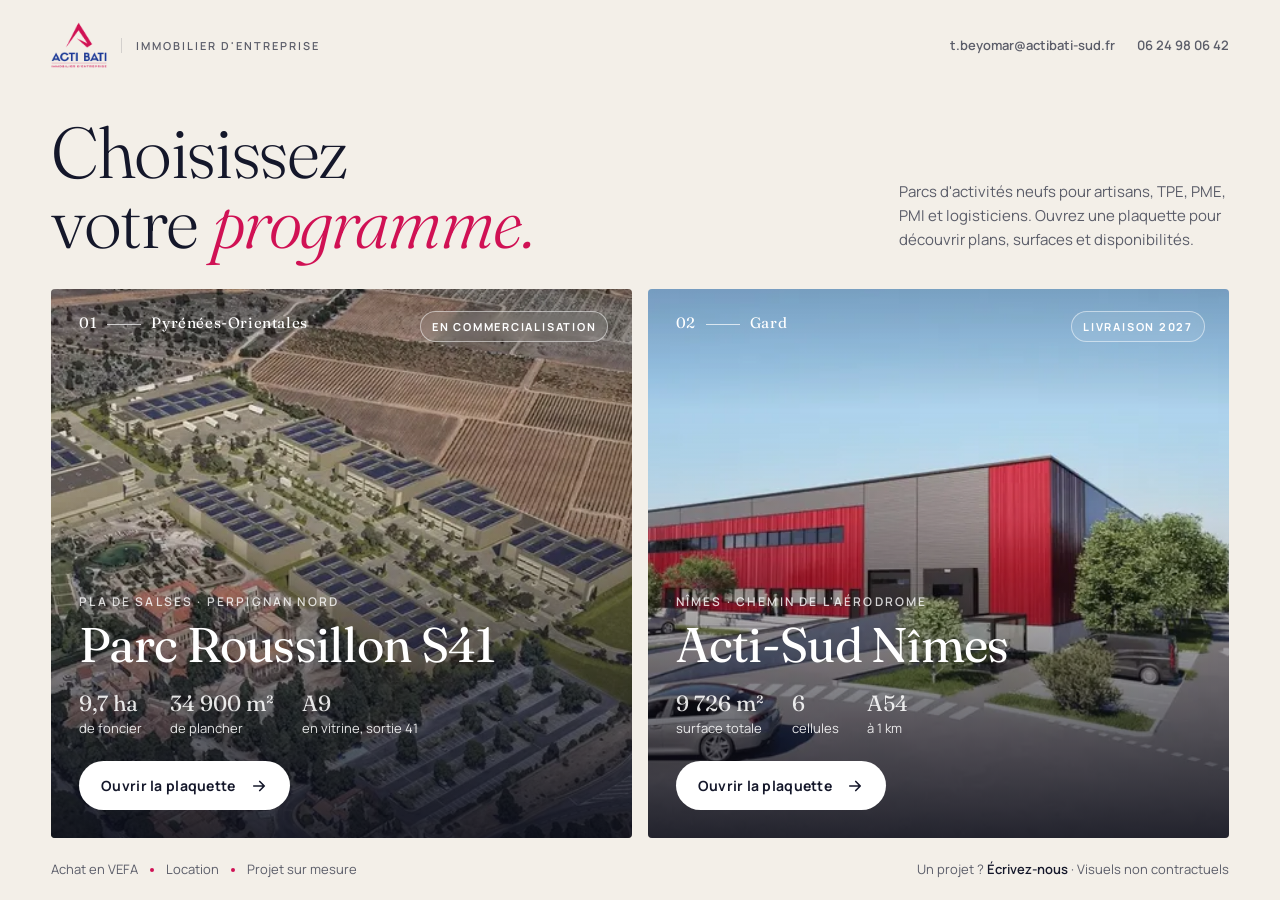
<file: index.html>
<!doctype html>
<html lang="fr">
<head>
<meta charset="utf-8">
<meta name="viewport" content="width=device-width, initial-scale=1">
<title>Acti Bati — Immobilier d'entreprise</title>
<meta name="description" content="Acti Bati, immobilier d'entreprise. Accédez aux plaquettes de nos parcs d'activités : Parc Roussillon S41 (Pla de Salses) et Acti-Sud (Nîmes).">
<meta property="og:type" content="website">
<meta property="og:title" content="Acti Bati — Nos programmes">
<meta property="og:description" content="Parc Roussillon S41 · Pla de Salses — Acti-Sud · Nîmes">
<meta property="og:image" content="https://actibati-sud.fr/assets/og.jpg">
<meta property="og:url" content="https://actibati-sud.fr/">
<link rel="icon" type="image/png" href="assets/mark.png">
<link rel="apple-touch-icon" href="assets/mark.png">
<link rel="canonical" href="https://actibati-sud.fr/">
<meta name="theme-color" content="#F3EFE8">
<script type="application/ld+json">
{"@context":"https://schema.org","@type":"Organization","name":"Acti Bati","description":"Immobilier d'entreprise : parcs d'activités neufs en Occitanie","url":"https://actibati-sud.fr/","logo":"https://actibati-sud.fr/assets/logo-actibati.png","email":"t.beyomar@actibati-sud.fr","telephone":"+33624980642","address":{"@type":"PostalAddress","addressLocality":"Nîmes","postalCode":"30000","addressCountry":"FR"}}
</script>
<link rel="preconnect" href="https://fonts.googleapis.com">
<link rel="preconnect" href="https://fonts.gstatic.com" crossorigin>
<link href="https://fonts.googleapis.com/css2?family=Fraunces:opsz,wght@9..144,300;9..144,400;9..144,500&family=Manrope:wght@400;500;600;700&display=swap" rel="stylesheet">
<style>
  :root{
    --paper:#F3EFE8; --ink:#14172A; --ink-soft:#5B5D69; --line:rgba(20,23,42,.14);
    --red:#D01154; --blue:#1B3895;
    --serif:'Fraunces',Georgia,'Times New Roman',serif;
    --sans:'Manrope',-apple-system,BlinkMacSystemFont,'Segoe UI',Roboto,sans-serif;
  }
  *,*::before,*::after{box-sizing:border-box}
  body{margin:0;background:var(--paper);color:var(--ink);font-family:var(--sans);-webkit-font-smoothing:antialiased;display:flex;flex-direction:column;min-height:100vh}
  a{color:inherit;text-decoration:none}
  img{display:block}

  /* Barre du haut */
  .top{display:flex;align-items:center;justify-content:space-between;gap:16px;padding:22px clamp(16px,4vw,56px)}
  .brand{display:flex;align-items:center;gap:14px}
  .brand img{height:46px;width:auto}
  .brand small{font-size:11px;font-weight:600;letter-spacing:.18em;text-transform:uppercase;color:var(--ink-soft);padding-left:14px;border-left:1px solid var(--line)}
  .top-contact{font-size:13px;font-weight:600;display:flex;gap:22px;color:var(--ink-soft)}
  .top-contact a:hover{color:var(--red)}

  /* Intro */
  .intro{display:flex;align-items:flex-end;justify-content:space-between;gap:32px;padding:clamp(12px,3vh,36px) clamp(16px,4vw,56px) clamp(22px,3.5vh,40px)}
  .intro h1{font-family:var(--serif);font-weight:300;font-size:clamp(38px,5.6vw,84px);line-height:.98;letter-spacing:-.02em;margin:0}
  .intro h1 em{font-style:italic;color:var(--red)}
  .intro p{max-width:330px;margin:0 0 6px;color:var(--ink-soft);font-size:15px;line-height:1.6}

  /* Passerelle : deux panneaux */
  .doors{flex:1;display:flex;gap:clamp(10px,1.2vw,18px);padding:0 clamp(16px,4vw,56px);min-height:480px}
  .door{position:relative;flex:1;overflow:hidden;border-radius:4px;color:#fff;isolation:isolate;transition:flex .7s cubic-bezier(.2,.7,.2,1)}
  .door img{position:absolute;inset:0;width:100%;height:100%;object-fit:cover;z-index:-2;transform:scale(1.02);transition:transform 1.2s cubic-bezier(.2,.7,.2,1)}
  .door::after{content:"";position:absolute;inset:0;z-index:-1;background:linear-gradient(180deg,rgba(10,12,24,.15) 0%,rgba(10,12,24,0) 22%,rgba(10,12,24,.1) 42%,rgba(10,12,24,.86) 100%);transition:background .6s}
  .doors:hover .door{flex:.85}
  .doors .door:hover{flex:1.3}
  .door:hover img{transform:scale(1.07)}
  .door:hover::after{background:linear-gradient(180deg,rgba(10,12,24,.1) 20%,rgba(10,12,24,.88) 100%)}

  .door-num{position:absolute;top:24px;left:28px;font-family:var(--serif);font-size:15px;letter-spacing:.04em}
  .door-num i{font-style:normal}
  .door-num span{display:inline-block;width:34px;height:1px;background:rgba(255,255,255,.7);vertical-align:middle;margin:0 10px}
  .door-tag{position:absolute;top:22px;right:24px;font-size:11px;font-weight:700;letter-spacing:.16em;text-transform:uppercase;padding:7px 11px;border:1px solid rgba(255,255,255,.5);border-radius:40px;backdrop-filter:blur(6px);background:rgba(255,255,255,.08)}

  .door-body{position:absolute;left:28px;right:28px;bottom:28px}
  .door-loc{font-size:12px;font-weight:600;letter-spacing:.18em;text-transform:uppercase;opacity:.8;margin-bottom:10px}
  .door h2{font-family:var(--serif);font-weight:400;font-size:clamp(34px,3.8vw,58px);line-height:1;letter-spacing:-.015em;margin:0 0 20px}
  .door-facts{display:flex;gap:28px;margin-bottom:24px;font-size:13px;opacity:.88}
  .door-facts b{display:block;font-family:var(--serif);font-weight:400;font-size:22px;margin-bottom:2px}
  .door-cta{display:inline-flex;align-items:center;gap:14px;font-size:14px;font-weight:700;letter-spacing:.02em;padding:15px 22px;background:#fff;color:var(--ink);border-radius:40px;transition:background .3s,color .3s,gap .3s}
  .door-cta svg{transition:transform .3s}
  .door:hover .door-cta{background:var(--red);color:#fff;gap:18px}
  .door:hover .door-cta svg{transform:translateX(3px)}

  /* Pied de page */
  .foot{display:flex;justify-content:space-between;align-items:center;gap:16px;flex-wrap:wrap;padding:22px clamp(16px,4vw,56px);font-size:13px;color:var(--ink-soft)}
  .foot a{font-weight:600;color:var(--ink)}
  .foot a:hover{color:var(--red)}
  .foot .sep{display:inline-block;width:4px;height:4px;border-radius:50%;background:var(--red);margin:0 12px;vertical-align:middle}

  /* Apparition */
  @media (prefers-reduced-motion:no-preference){
    .intro,.door{animation:rise .9s cubic-bezier(.2,.7,.2,1) both}
    .door:nth-child(1){animation-delay:.12s}
    .door:nth-child(2){animation-delay:.24s}
    @keyframes rise{from{opacity:0;transform:translateY(18px)}to{opacity:1;transform:none}}
  }

  @media (max-width:860px){
    body{min-height:0}
    .top-contact a:first-child{display:none}
    .brand small{display:none}
    .intro{flex-direction:column;align-items:flex-start;gap:14px}
    .doors{flex-direction:column;min-height:0}
    .door,.doors:hover .door,.doors .door:hover{flex:none;height:min(72vh,560px)}
  }
  @media (max-width:520px){
    .top{padding-top:16px;padding-bottom:16px}
    .brand img{height:40px}
    .door-num{left:20px;top:20px}.door-num i,.door-num span{display:none}.door-tag{right:16px;top:18px}
    .door-body{left:20px;right:20px;bottom:22px}
    .door-facts{gap:18px}
    .door-facts b{font-size:19px}
    .door-cta{width:100%;justify-content:center}
  }
</style>
</head>
<body>

<header class="top">
  <a class="brand" href="./" aria-label="Acti Bati">
    <img src="assets/logo-actibati-sm.webp" alt="Acti Bati" width="146" height="120">
    <small>Immobilier d'entreprise</small>
  </a>
  <div class="top-contact">
    <a href="mailto:t.beyomar@actibati-sud.fr">t.beyomar@actibati-sud.fr</a>
    <a href="tel:+33624980642">06 24 98 06 42</a>
  </div>
</header>

<section class="intro">
  <h1>Choisissez<br>votre <em>programme.</em></h1>
  <p>Parcs d'activités neufs pour artisans, TPE, PME, PMI et logisticiens. Ouvrez une plaquette pour découvrir plans, surfaces et disponibilités.</p>
</section>

<main class="doors">
  <a class="door" href="roussillon41/">
    <img src="assets/roussillon41.webp" srcset="assets/roussillon41-800.webp 800w, assets/roussillon41.webp 1400w" sizes="(max-width:860px) 100vw, 50vw" width="1400" height="754" fetchpriority="high" alt="Vue aérienne du Parc Roussillon S41 en bordure de l'A9">
    <div class="door-num">01<span></span><i>Pyrénées-Orientales</i></div>
    <div class="door-tag">En commercialisation</div>
    <div class="door-body">
      <div class="door-loc">Pla de Salses · Perpignan Nord</div>
      <h2>Parc Roussillon S41</h2>
      <div class="door-facts">
        <div><b>9,7 ha</b>de foncier</div>
        <div><b>34 900 m²</b>de plancher</div>
        <div><b>A9</b>en vitrine, sortie 41</div>
      </div>
      <span class="door-cta">Ouvrir la plaquette
        <svg width="18" height="18" viewBox="0 0 24 24" fill="none" stroke="currentColor" stroke-width="2.2" stroke-linecap="round" stroke-linejoin="round" aria-hidden="true"><path d="M5 12h14M13 6l6 6-6 6"/></svg>
      </span>
    </div>
  </a>

  <a class="door" href="ateliers/">
    <img src="assets/acti-sud.webp" srcset="assets/acti-sud-800.webp 800w, assets/acti-sud.webp 1400w" sizes="(max-width:860px) 100vw, 50vw" width="1400" height="787" alt="Perspective d'un bâtiment d'activités du parc Acti-Sud à Nîmes">
    <div class="door-num">02<span></span><i>Gard</i></div>
    <div class="door-tag">Livraison 2027</div>
    <div class="door-body">
      <div class="door-loc">Nîmes · Chemin de l'Aérodrome</div>
      <h2>Acti-Sud Nîmes</h2>
      <div class="door-facts">
        <div><b>9 726 m²</b>surface totale</div>
        <div><b>6</b>cellules</div>
        <div><b>A54</b>à 1 km</div>
      </div>
      <span class="door-cta">Ouvrir la plaquette
        <svg width="18" height="18" viewBox="0 0 24 24" fill="none" stroke="currentColor" stroke-width="2.2" stroke-linecap="round" stroke-linejoin="round" aria-hidden="true"><path d="M5 12h14M13 6l6 6-6 6"/></svg>
      </span>
    </div>
  </a>
</main>

<footer class="foot">
  <span>Achat en VEFA<span class="sep"></span>Location<span class="sep"></span>Projet sur mesure</span>
  <span>Un projet ? <a href="mailto:t.beyomar@actibati-sud.fr?subject=Demande%20d'information%20-%20Acti%20Bati">Écrivez-nous</a> · Visuels non contractuels</span>
</footer>

</body>
</html>
</file>
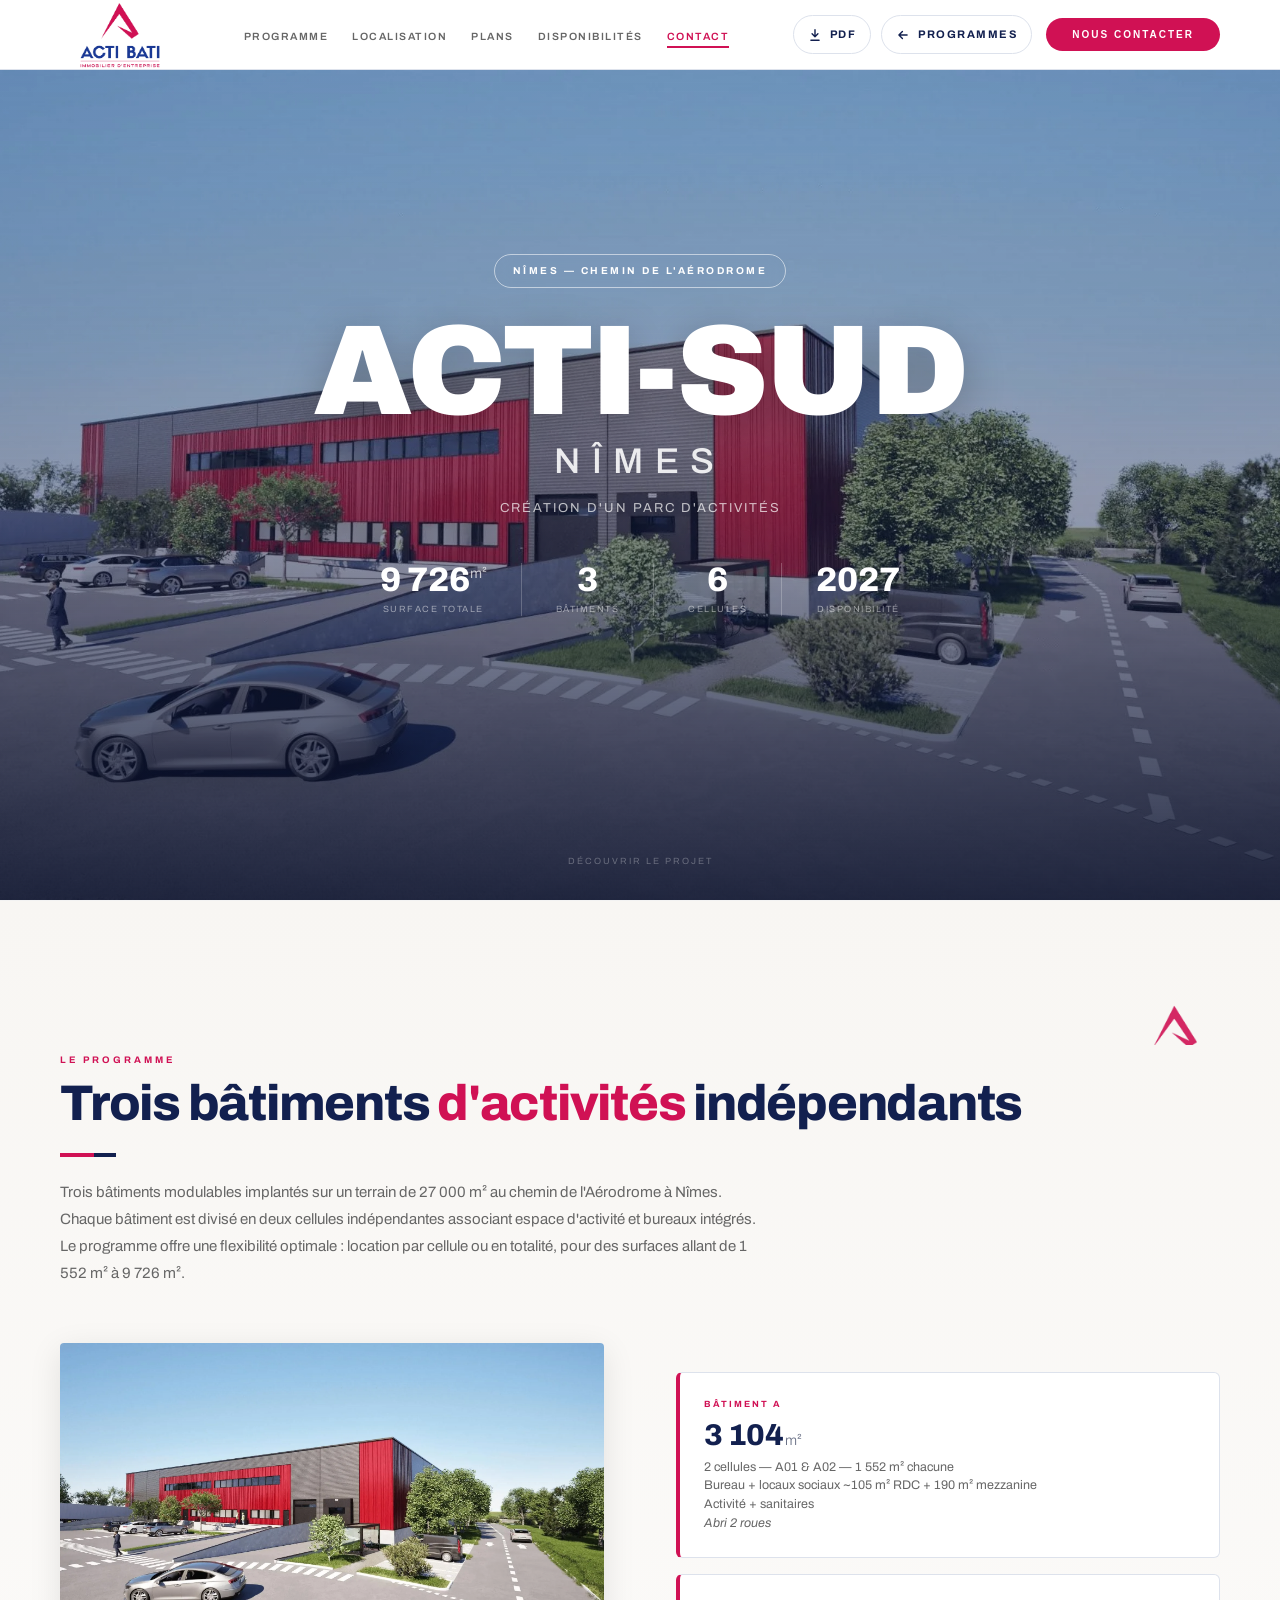
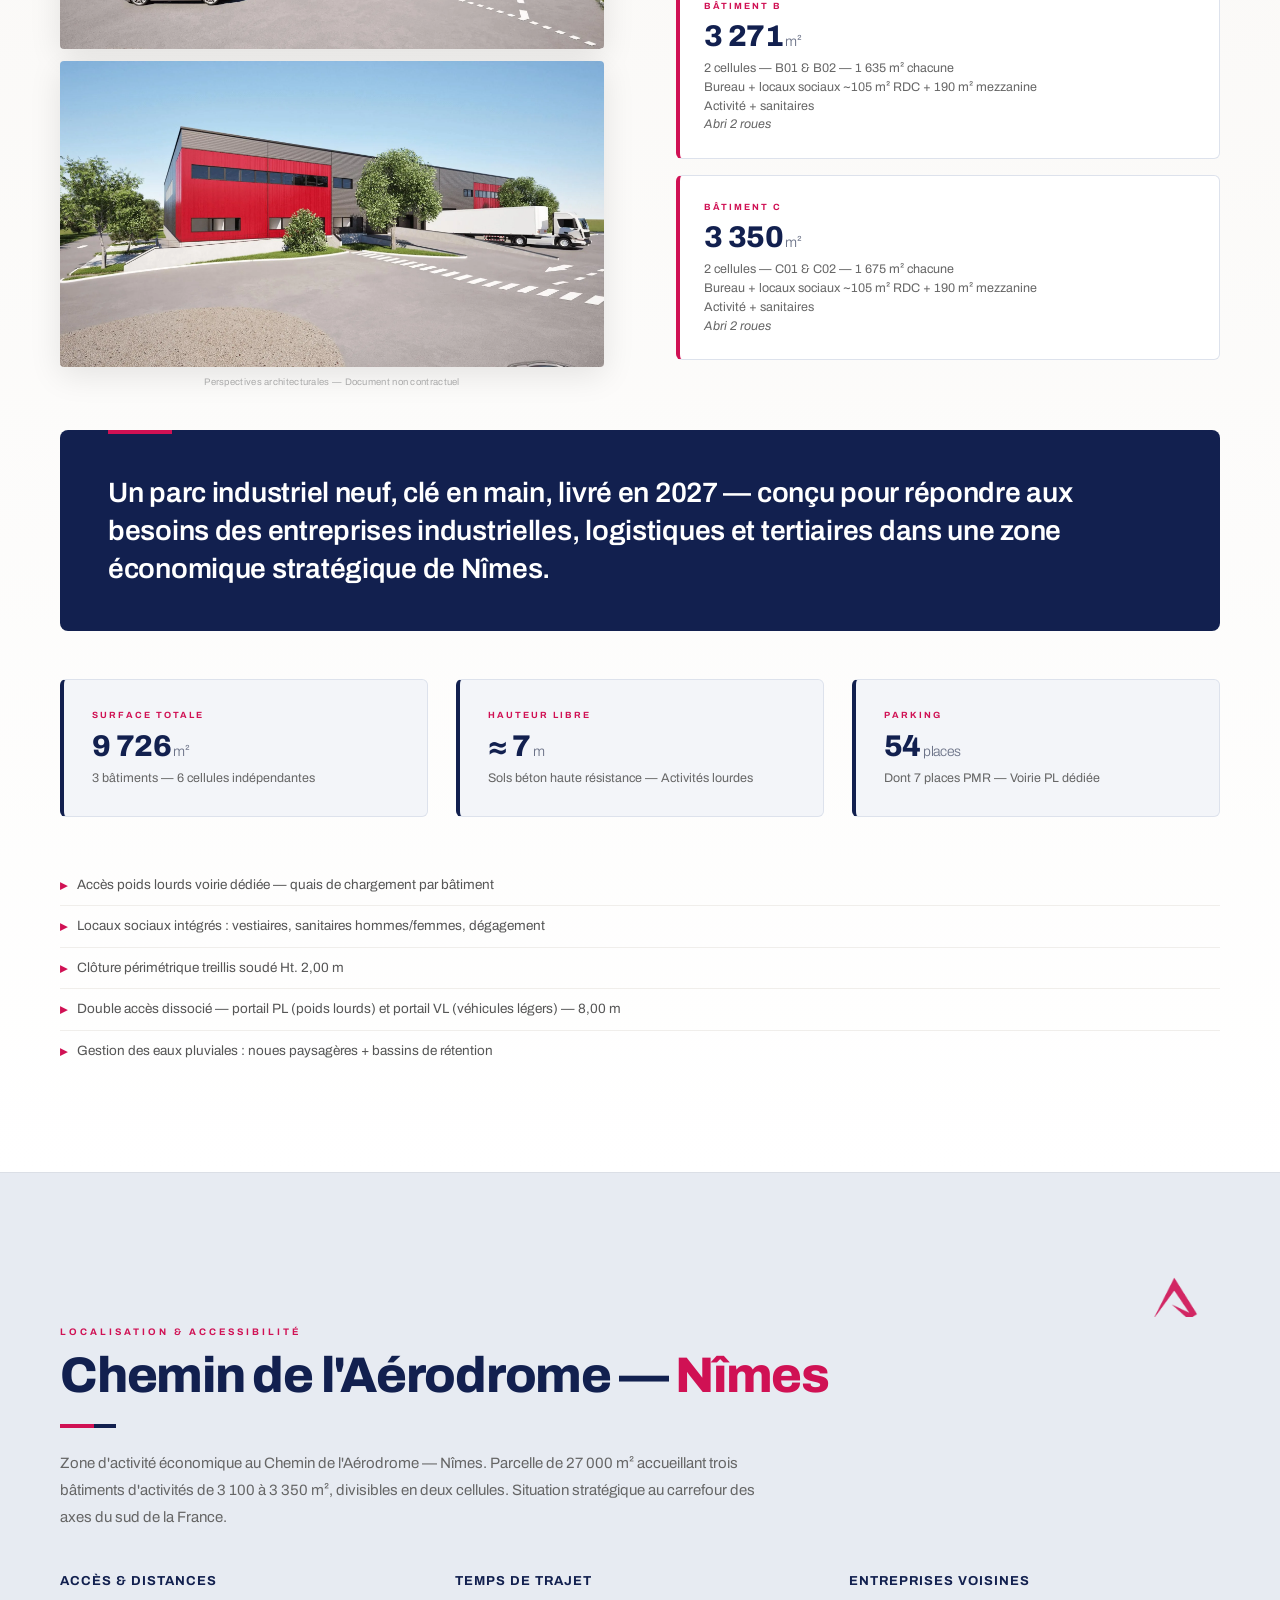
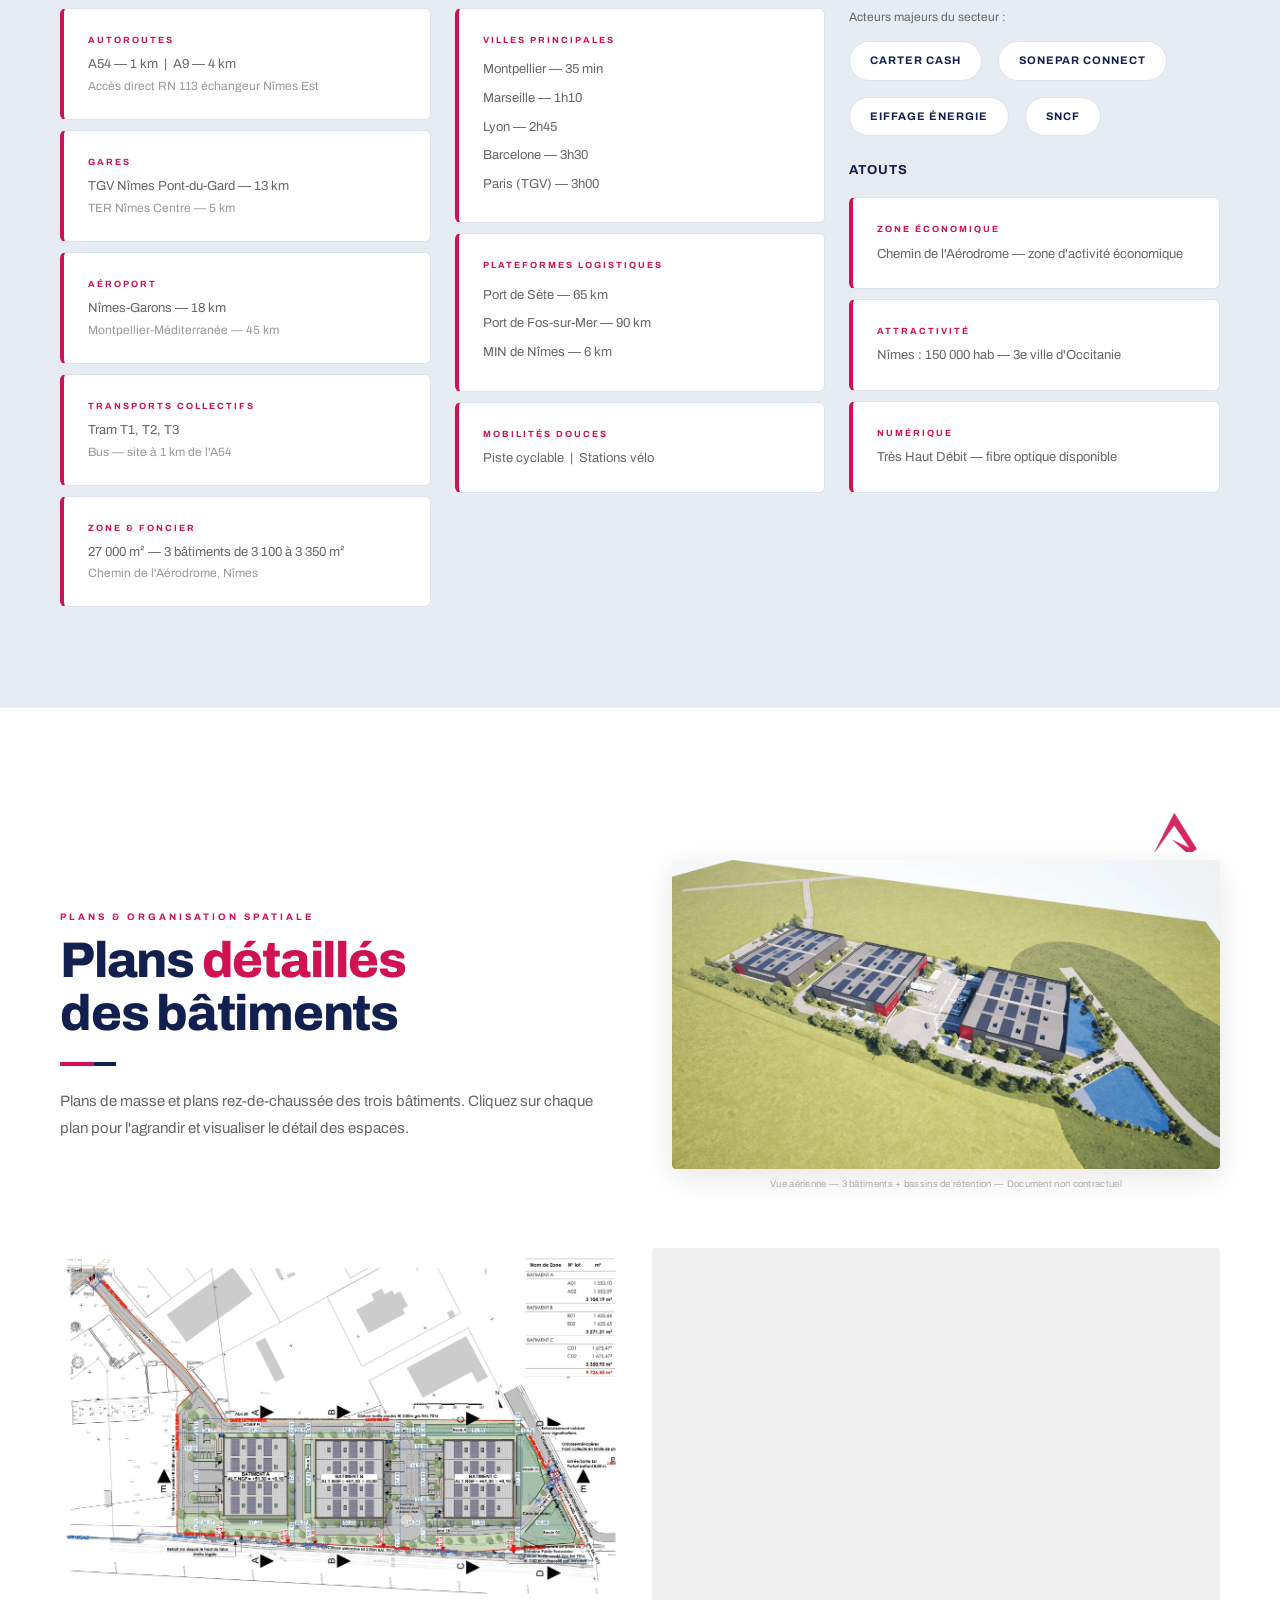
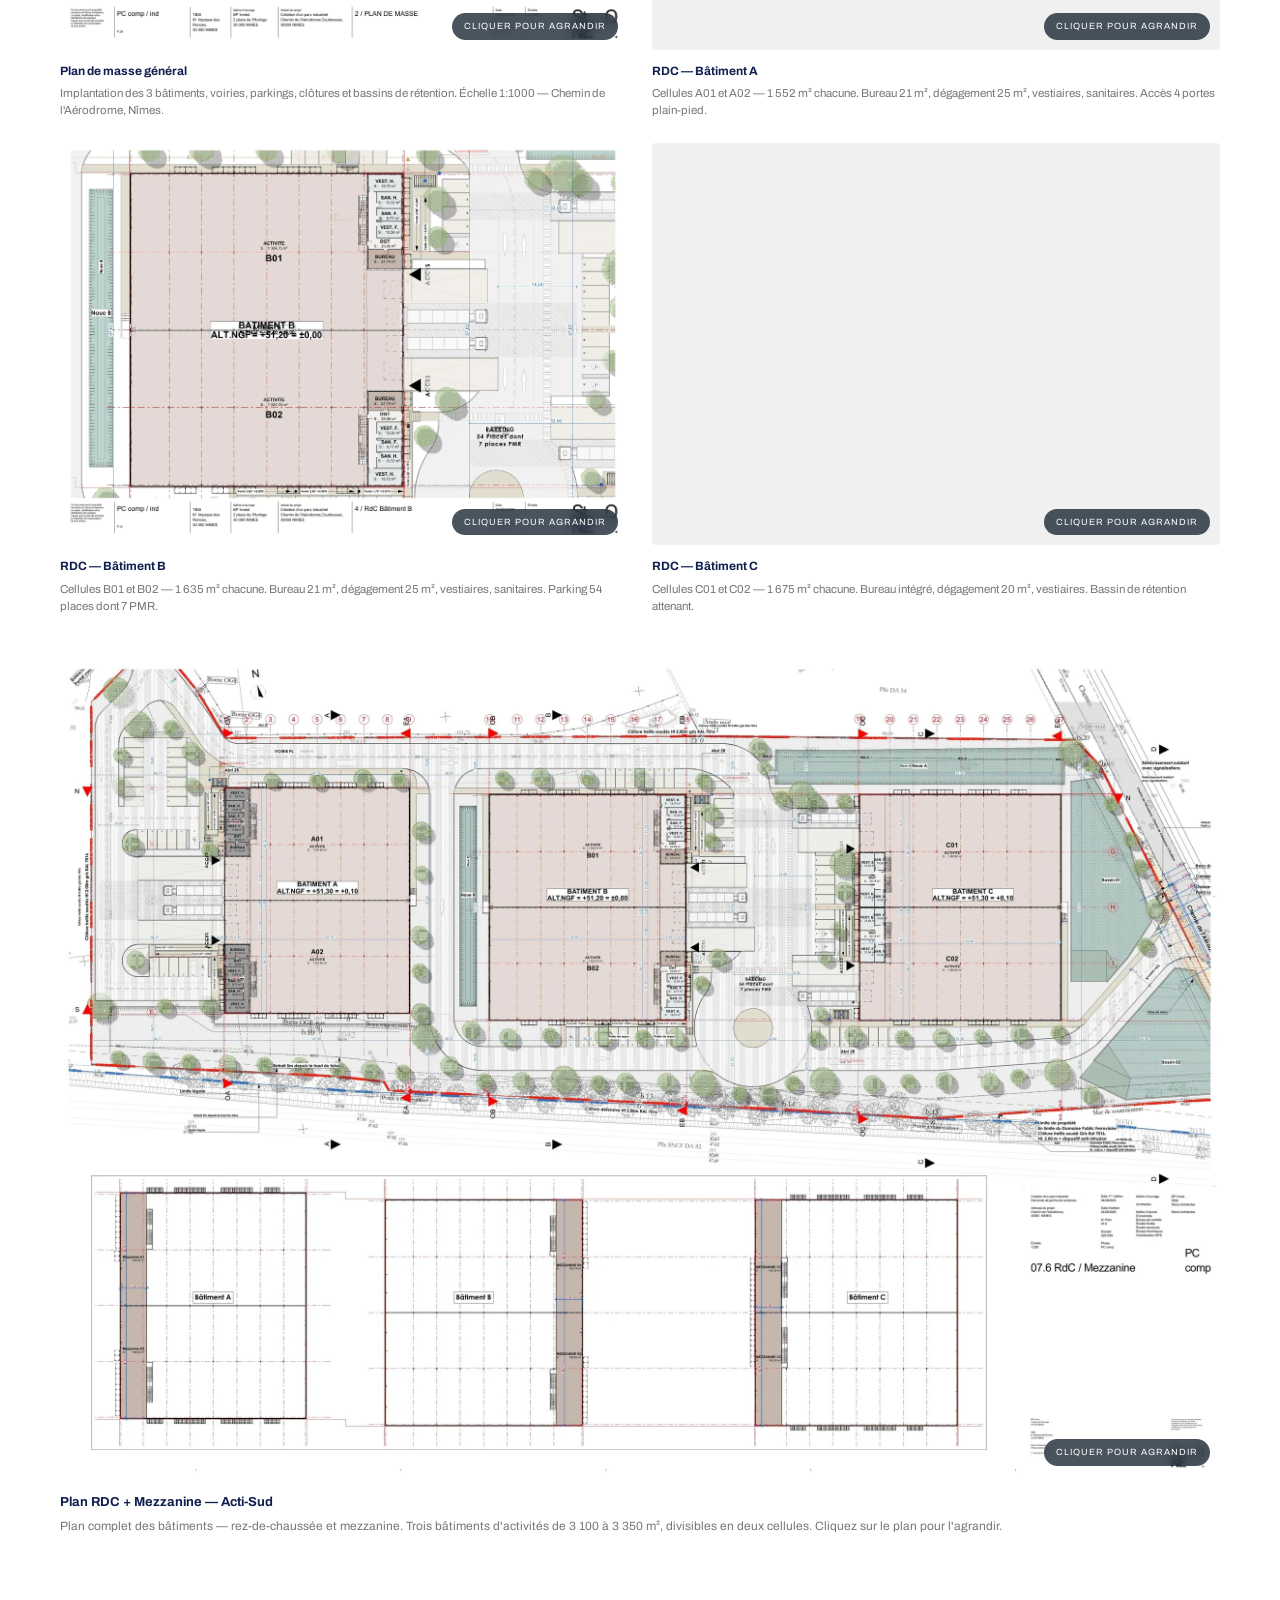
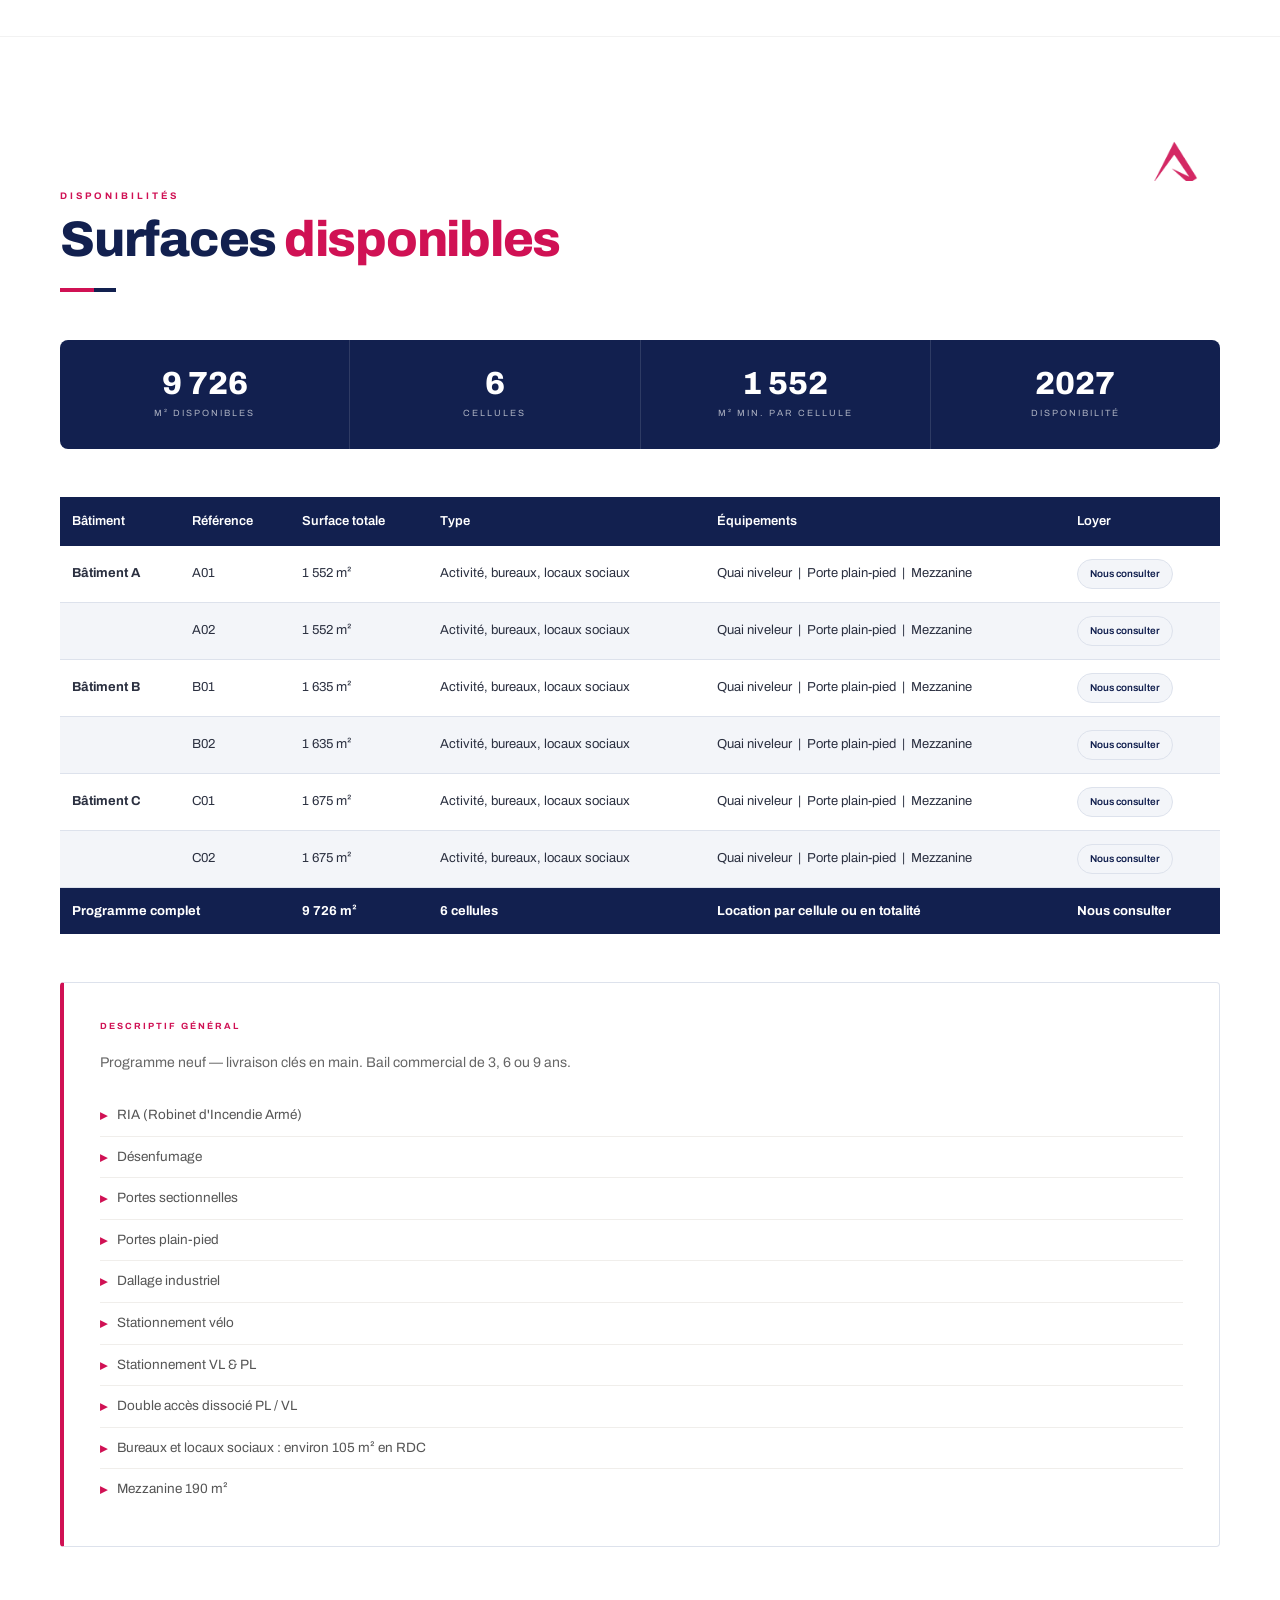
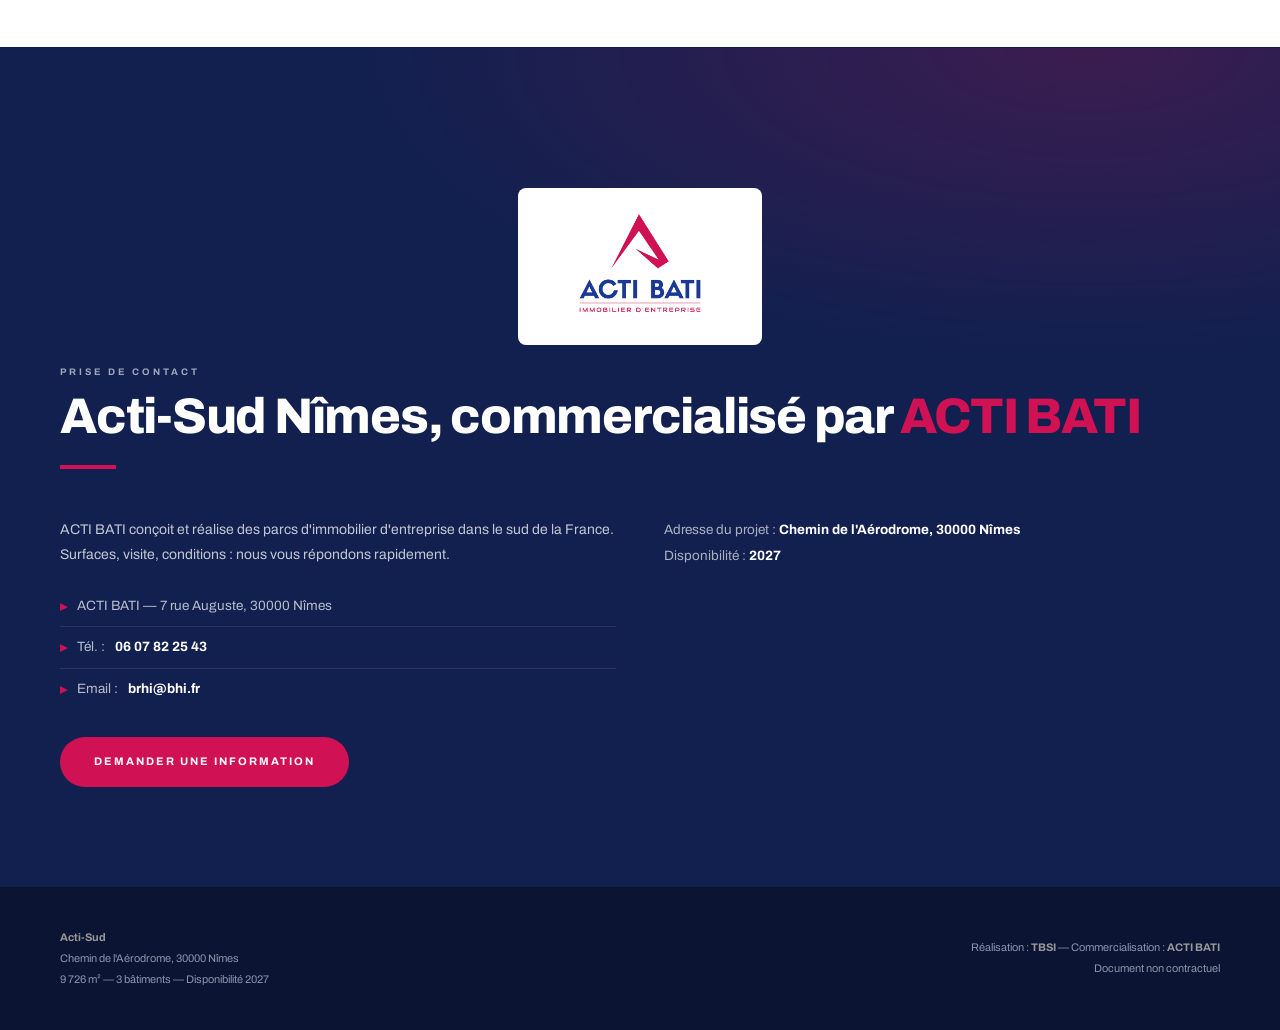
<file: acti-sud/index.html>
<!doctype html>
<html lang="fr">
<head>
<meta charset="utf-8">
<title>Acti-Sud Nîmes — Acti Bati</title>
<meta name="robots" content="noindex">
<link rel="canonical" href="https://actibati-sud.fr/ateliers/">
<meta http-equiv="refresh" content="0; url=/ateliers/">
<script>location.replace('/ateliers/' + location.hash);</script>
</head>
<body><a href="/ateliers/">Acti-Sud Nîmes</a></body>
</html>
</file>
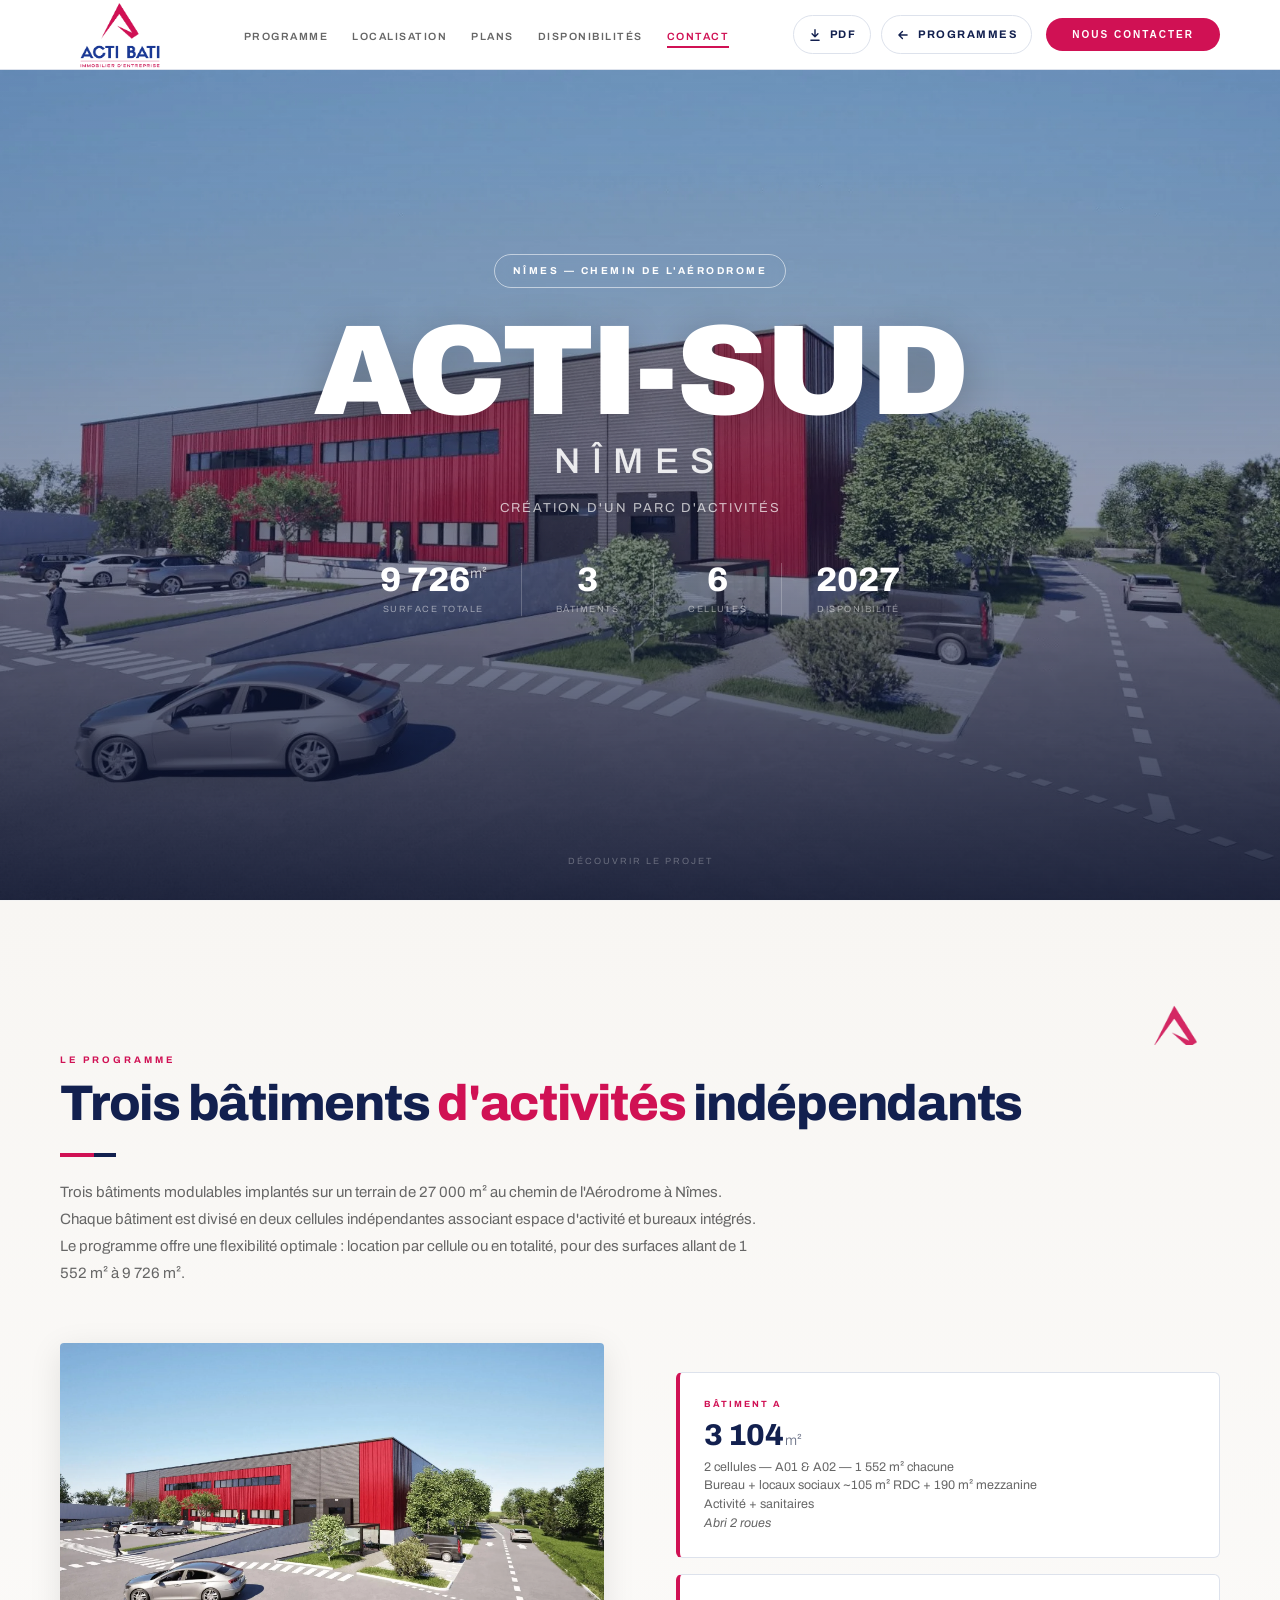
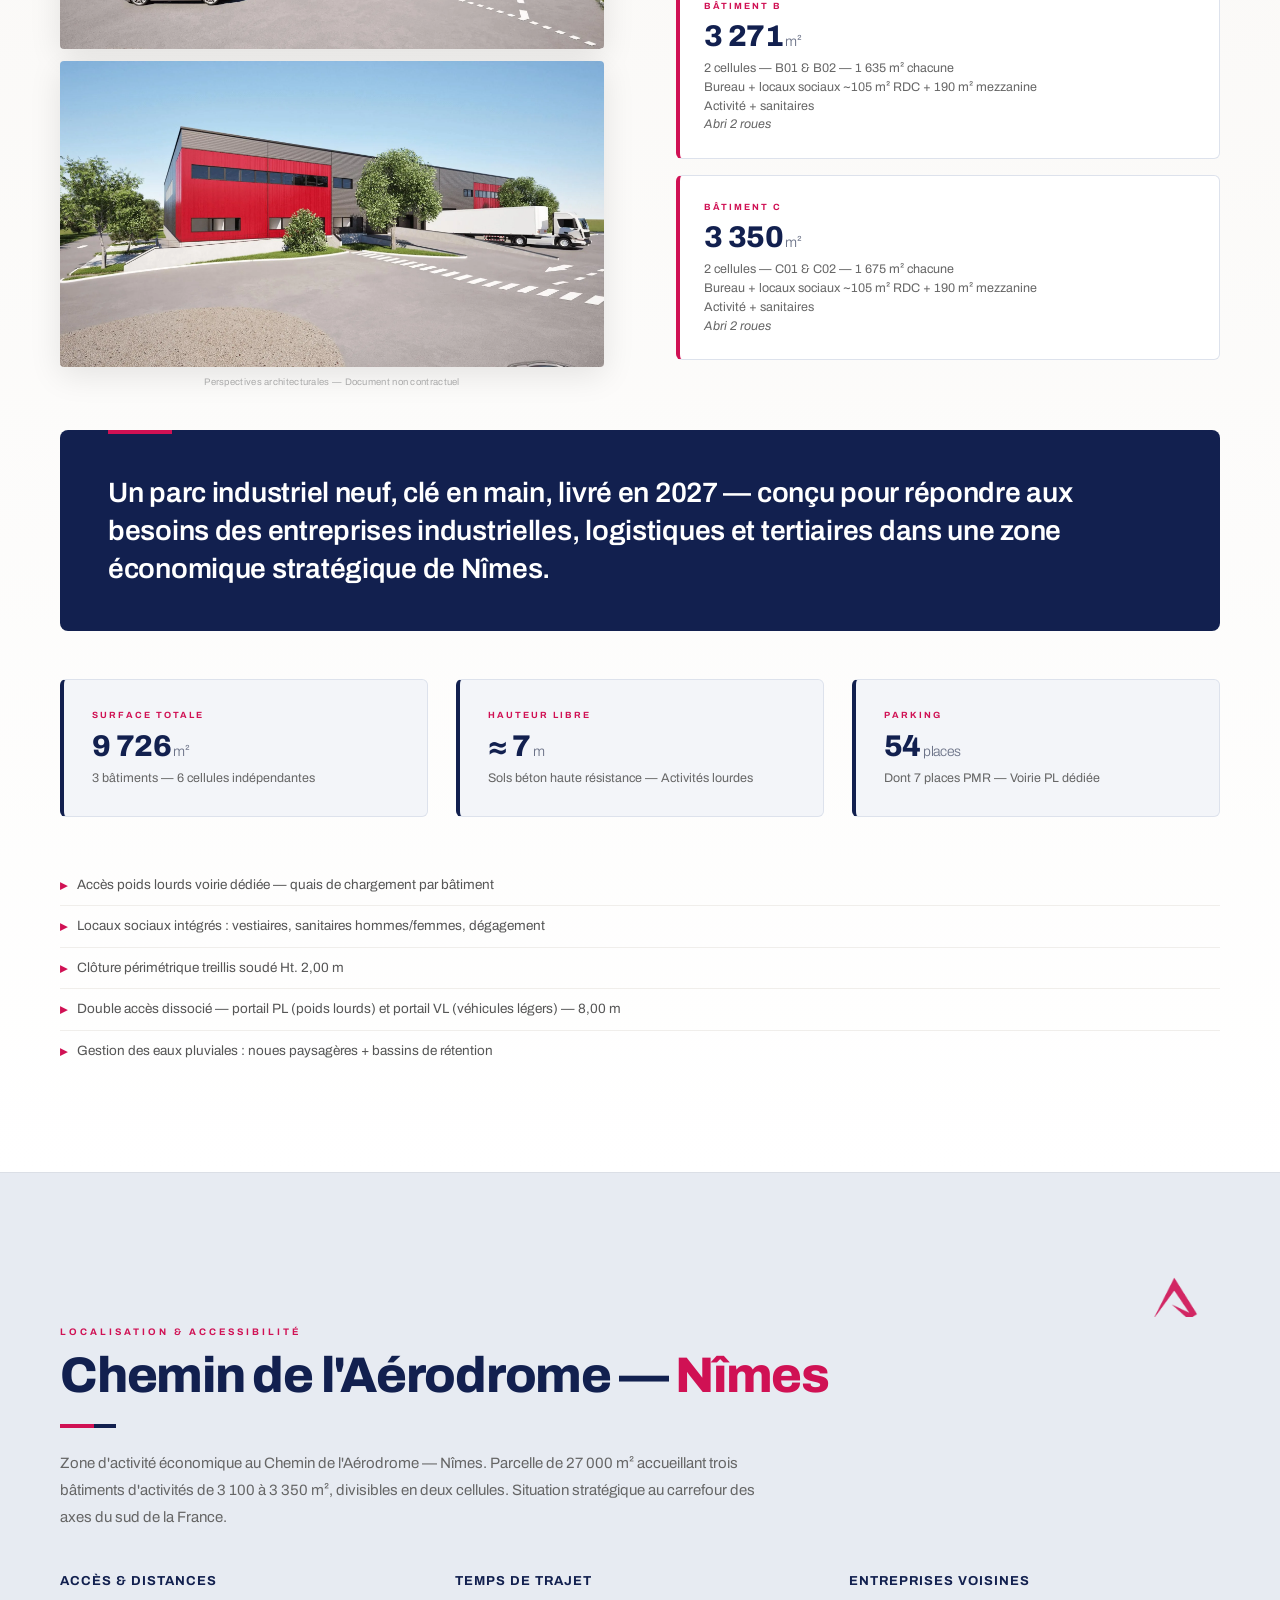
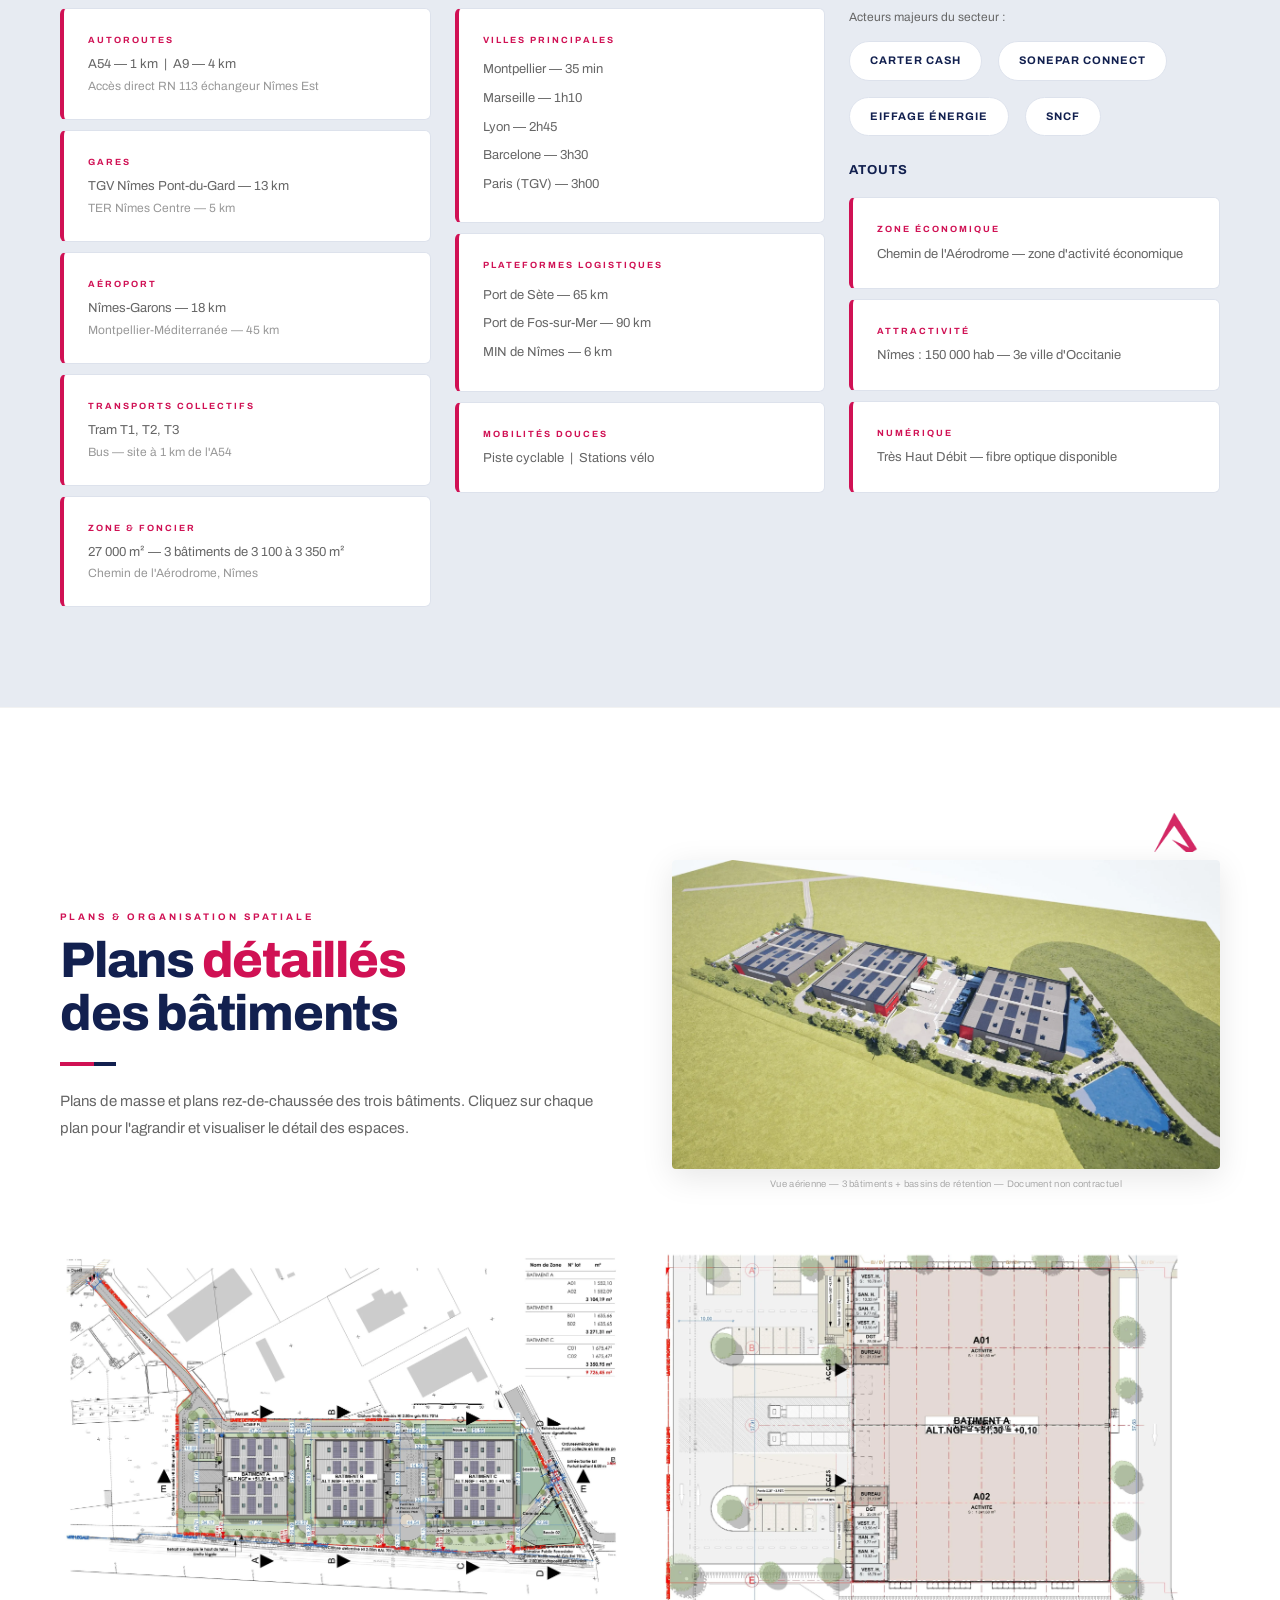
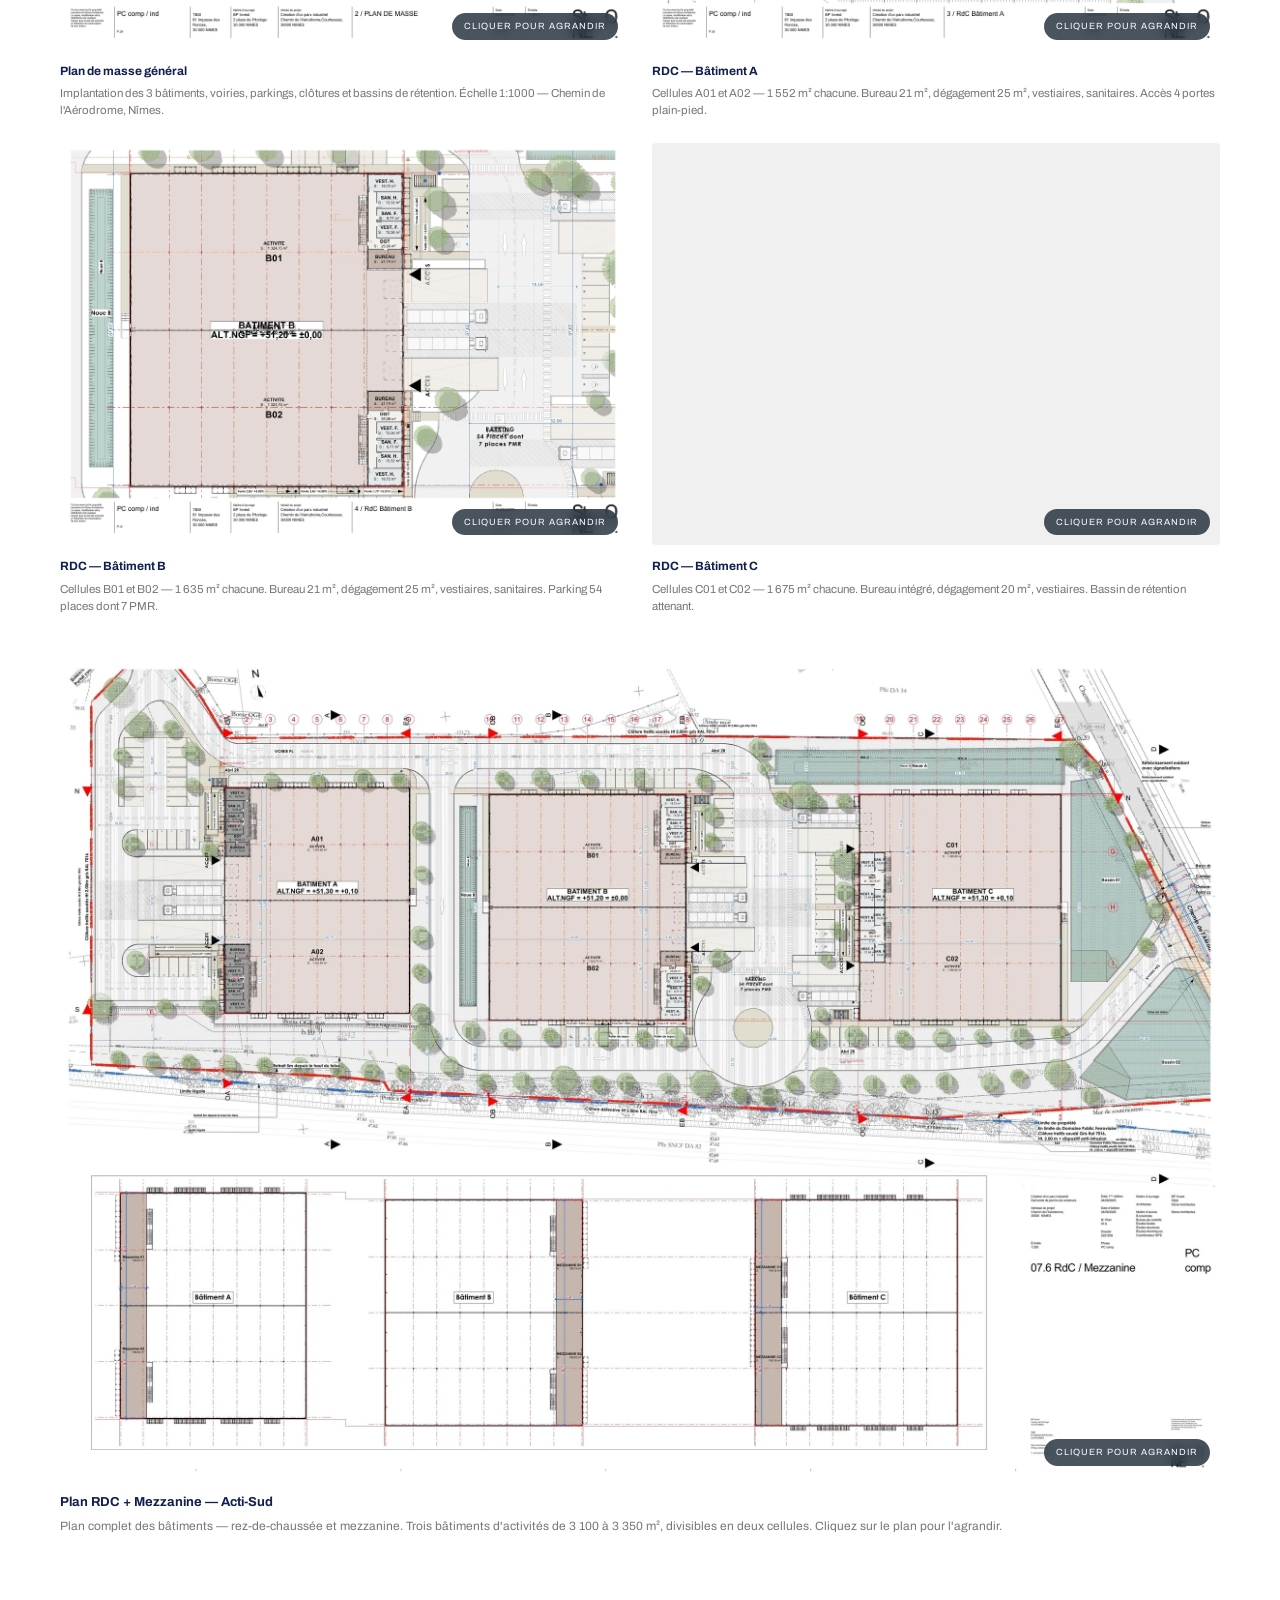
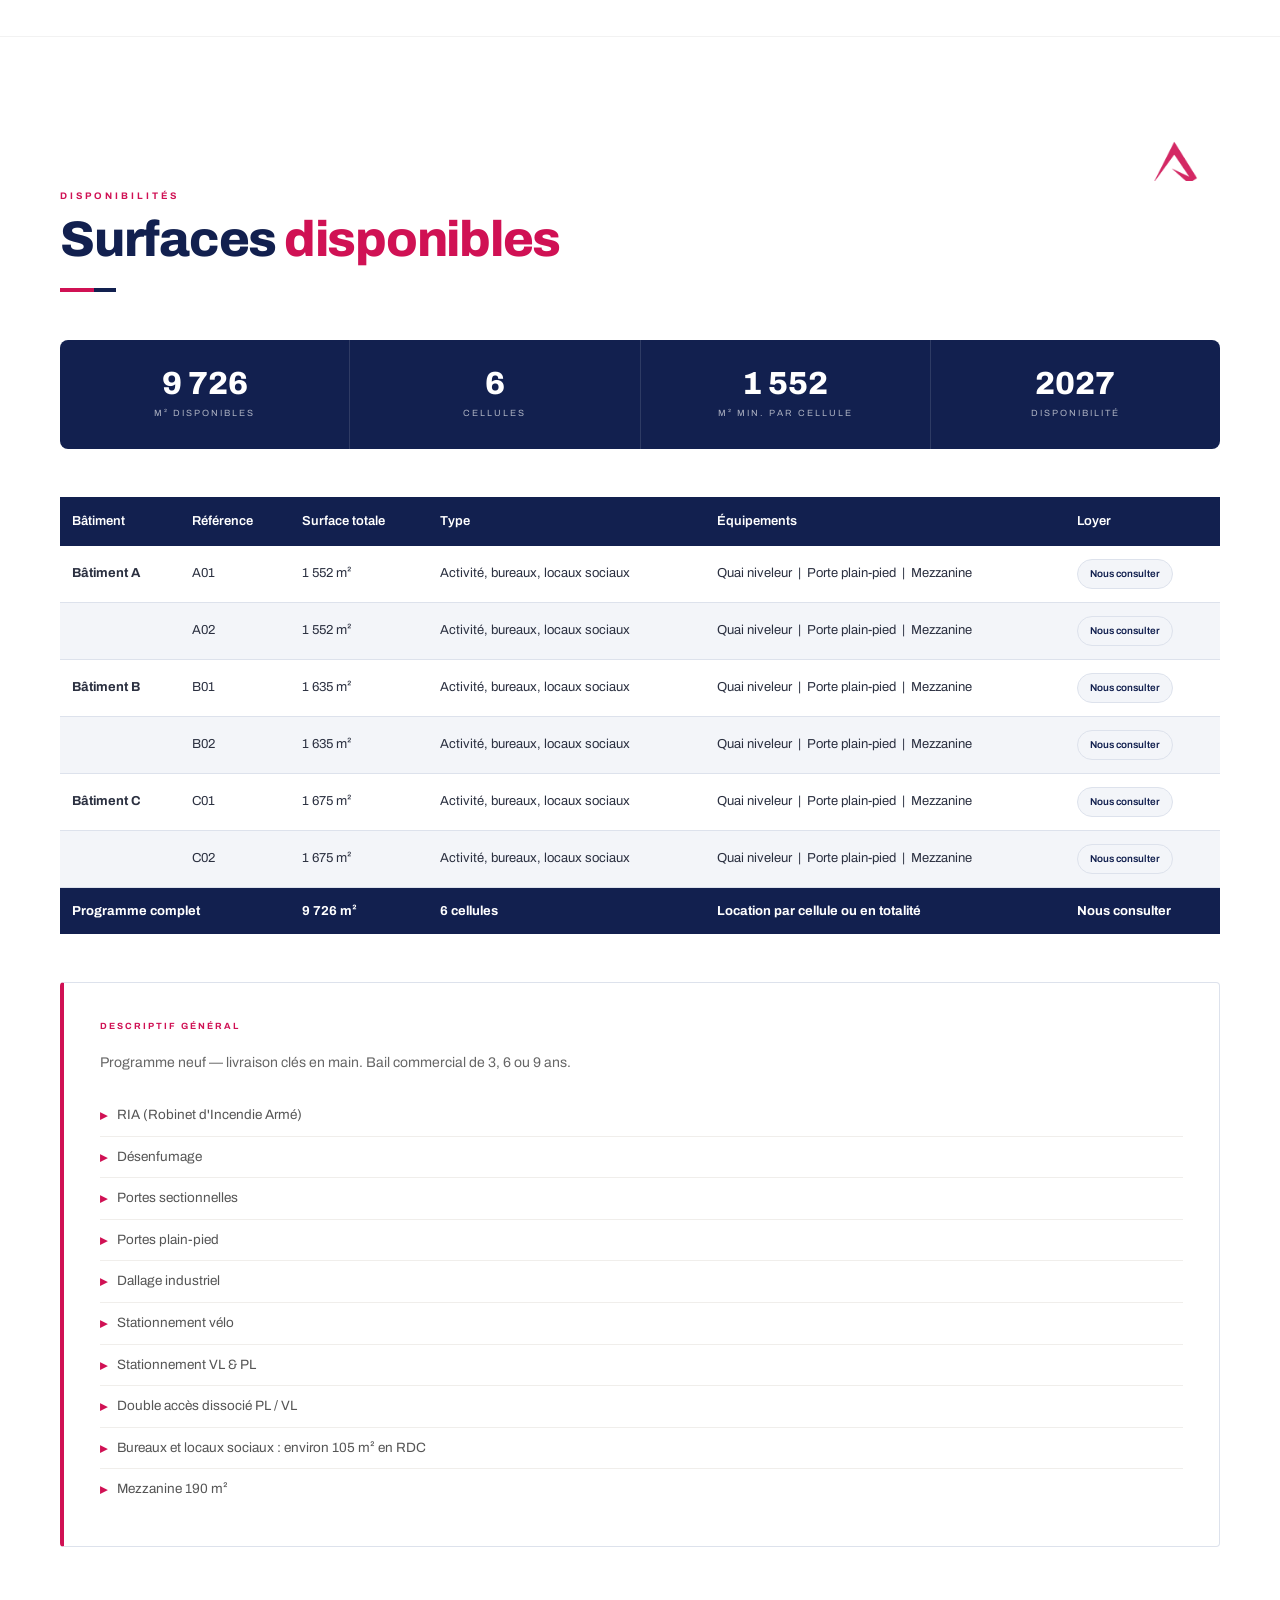
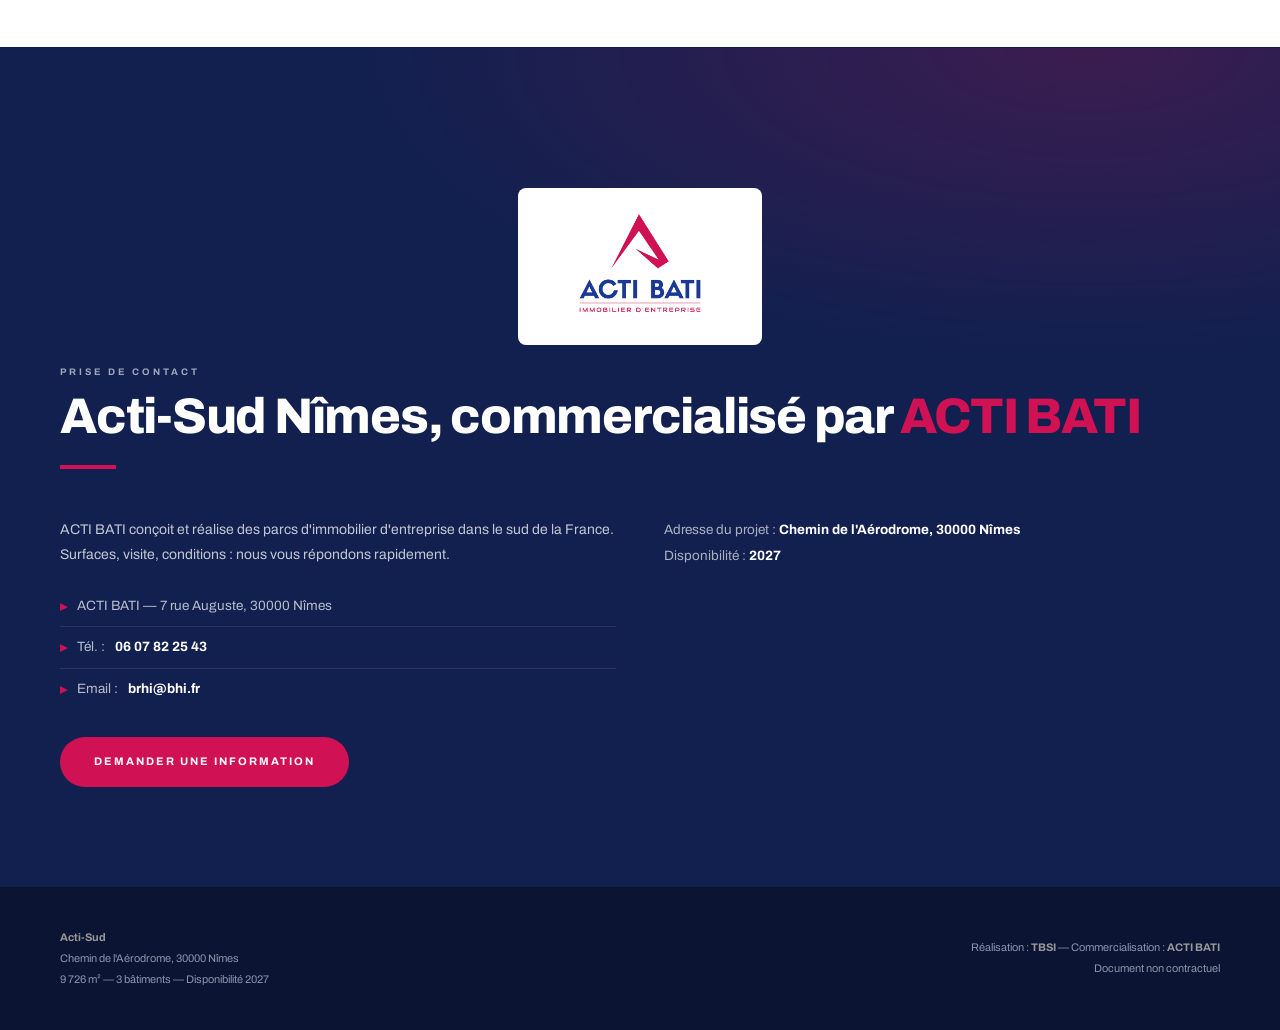
<file: ateliers/index.html>
<!DOCTYPE html>
<html lang="fr">
<head>
<meta charset="UTF-8">
<meta name="viewport" content="width=device-width, initial-scale=1.0">
<title>Acti-Sud — Nîmes · Bâtiments d'activités</title>
<meta name="description" content="Acti-Sud, Nîmes, chemin de l'Aérodrome : 3 bâtiments d'activités neufs, 6 cellules de 1 552 à 1 675 m², 9 726 m² au total. Livraison 2027, à 1 km de l'A54.">
<meta property="og:type" content="website">
<meta property="og:title" content="Acti-Sud — Nîmes, bâtiments d'activités">
<meta property="og:description" content="Acti-Sud, Nîmes, chemin de l'Aérodrome : 3 bâtiments d'activités neufs, 6 cellules de 1 552 à 1 675 m², 9 726 m² au total. Livraison 2027, à 1 km de l'A54.">
<meta property="og:image" content="https://actibati-sud.fr/assets/og-acti-sud.jpg">
<meta property="og:url" content="https://actibati-sud.fr/ateliers/">
<meta name="theme-color" content="#12204F">
<link rel="icon" type="image/png" href="../assets/mark.png">
<link rel="canonical" href="https://actibati-sud.fr/ateliers/">
<link rel="apple-touch-icon" href="../assets/mark.png">
<link rel="preload" as="image" href="img/ateliers-a482294f58.webp" fetchpriority="high">
<style>
*, *::before, *::after { margin:0; padding:0; box-sizing:border-box; }
:root {
  --navy:#0D1B2A; --navy2:#1B2D45;
  --red:#C8352A; --red2:#E0453A;
  --light:#F8F6F3; --border:#e8e6e3; --muted:#888;
}
html { scroll-behavior:smooth; }
body { font-family:-apple-system,BlinkMacSystemFont,'Segoe UI',Roboto,sans-serif; background:white; color:#333; line-height:1.6; }

/* NAV */
nav { position:fixed; top:0; left:0; right:0; z-index:1000; display:flex; align-items:center; justify-content:space-between; padding:0 60px; height:70px; background:white; border-bottom:1px solid #eee; transition:box-shadow 0.3s; }
nav.scroll { box-shadow:0 2px 12px rgba(0,0,0,0.07); }
.nl { display:flex; align-items:center; gap:14px; text-decoration:none; color:var(--navy); font-weight:800; font-size:13px; letter-spacing:1px; }
.nl svg { width:38px; height:38px; }
.nlinks { display:flex; gap:24px; list-style:none; }
.nlinks a { text-decoration:none; font-size:10.5px; font-weight:600; letter-spacing:1.5px; text-transform:uppercase; color:#666; transition:color 0.2s; }
.nlinks a:hover { color:var(--red); }
.ncta { background:var(--red); color:white; border:none; cursor:pointer; padding:11px 26px; font-size:10px; font-weight:700; letter-spacing:2px; text-transform:uppercase; transition:background 0.2s; }
.ncta:hover { background:var(--red2); }
.burger { display:none; flex-direction:column; gap:5px; cursor:pointer; padding:8px; border:none; background:none; }
.burger span { display:block; width:22px; height:2px; background:var(--navy); transition:all 0.3s; }
.mob-menu { display:none; position:fixed; top:56px; left:0; right:0; background:white; box-shadow:0 4px 20px rgba(0,0,0,0.1); z-index:999; padding:20px 20px; flex-direction:column; gap:0; }
.mob-menu a { display:block; padding:14px 0; font-size:12px; font-weight:700; letter-spacing:2px; text-transform:uppercase; color:var(--navy); text-decoration:none; border-bottom:1px solid var(--border); }
.mob-menu a:last-child { border-bottom:none; }
.mob-menu.open { display:flex; }

/* HERO */
#hero { position:relative; height:100vh; min-height:700px; display:flex; align-items:center; justify-content:center; overflow:hidden; padding-top:70px; }
.hero-bg { position:absolute; inset:0; top:70px; background-size:cover; background-position:center top; filter:brightness(1); }
.hero-ov { position:absolute; inset:0; top:70px; background:linear-gradient(180deg, rgba(13,27,42,0.1) 0%, rgba(13,27,42,0.5) 70%, rgba(13,27,42,0.75) 100%); }
.hero-c { position:relative; z-index:2; text-align:center; max-width:960px; color:white; padding:0 40px; animation:fu 0.9s ease-out; }
.htag { display:inline-block; background:var(--red); font-size:10px; font-weight:700; letter-spacing:2px; text-transform:uppercase; padding:8px 18px; margin-bottom:28px; }
h1 { font-size:clamp(42px,6.5vw,88px); font-weight:900; line-height:0.95; letter-spacing:-2px; margin-bottom:20px; }
h1 em { color:var(--red); font-style:normal; display:block; }
.hsub { font-size:13px; letter-spacing:2px; color:rgba(255,255,255,0.7); text-transform:uppercase; margin-bottom:44px; }
.hstats { display:flex; gap:48px; justify-content:center; flex-wrap:wrap; }
.hstat .v { font-size:34px; font-weight:900; line-height:1; }
.hstat .v sup { font-size:14px; font-weight:400; opacity:0.7; }
.hstat .l { font-size:9px; letter-spacing:1.5px; color:rgba(255,255,255,0.5); text-transform:uppercase; margin-top:5px; }
@keyframes fu { from { opacity:0; transform:translateY(28px); } to { opacity:1; transform:none; } }
.scroll-down { position:absolute; bottom:32px; left:50%; transform:translateX(-50%); z-index:2; font-size:9px; letter-spacing:2px; text-transform:uppercase; color:rgba(255,255,255,0.3); animation:sd 2.5s infinite; }
@keyframes sd { 0%,100% { transform:translateX(-50%); } 50% { transform:translateX(-50%) translateY(8px); } }

/* SECTIONS */
section { padding:100px 60px; }
.ey { font-size:9.5px; font-weight:700; letter-spacing:3px; text-transform:uppercase; color:var(--red); margin-bottom:10px; }
h2 { font-size:clamp(28px,4vw,50px); font-weight:900; line-height:1.05; letter-spacing:-1px; color:var(--navy); }
h2 em { color:var(--red); font-style:normal; }
.rline { width:48px; height:3px; background:var(--red); margin:22px 0; }
.desc { font-size:15px; line-height:1.8; color:#666; max-width:700px; }

/* GRID */
.g2 { display:grid; grid-template-columns:1fr 1fr; gap:72px; align-items:start; margin-top:56px; }
.g3 { display:grid; grid-template-columns:repeat(3,1fr); gap:28px; margin-top:56px; }
.g4 { display:grid; grid-template-columns:repeat(2,1fr); gap:24px; margin-top:48px; }

/* CARDS */
.card { background:var(--light); border:1px solid var(--border); padding:28px; border-left:4px solid var(--red); transition:box-shadow 0.25s; }
.card:hover { box-shadow:0 6px 20px rgba(0,0,0,0.07); }
.c-ey { font-size:9px; font-weight:700; letter-spacing:2px; color:var(--red); text-transform:uppercase; margin-bottom:8px; }
.c-val { font-size:30px; font-weight:900; color:var(--navy); line-height:1; }
.c-val small { font-size:14px; font-weight:300; color:var(--muted); }
.c-desc { font-size:12.5px; color:#666; margin-top:8px; line-height:1.5; }
.card-white { background:white; border:1px solid var(--border); border-left:4px solid var(--red); padding:24px; }

/* LIST */
.blist { list-style:none; margin-top:16px; }
.blist li { display:flex; align-items:flex-start; gap:10px; padding:9px 0; font-size:13.5px; color:#555; border-bottom:1px solid #f0eeeb; line-height:1.6; }
.blist li::before { content:'▸'; color:var(--red); font-weight:bold; flex-shrink:0; margin-top:1px; }
.blist li:last-child { border-bottom:none; }

/* IMAGES */
img.fi { width:100%; display:block; border-radius:4px; box-shadow:0 8px 32px rgba(0,0,0,0.1); }
.ilab { font-size:9.5px; color:#aaa; margin-top:8px; text-align:center; letter-spacing:0.3px; }

/* ZOOM */
.zoom-wrap { position:relative; overflow:hidden; cursor:zoom-in; border-radius:4px; background:#f0f0f0; }
.zoom-wrap img { width:100%; display:block; transition:transform 0.35s ease; transform-origin:center center; }
.zoom-wrap.zoomed { cursor:zoom-out; }
.zoom-wrap.zoomed img { transform:scale(2.5); }
.zoom-label { position:absolute; bottom:10px; right:10px; background:rgba(13,27,42,0.75); color:white; font-size:9px; letter-spacing:1px; padding:5px 10px; text-transform:uppercase; pointer-events:none; }

/* TABLE */
.table-wrap { overflow-x:auto; margin-top:32px; }
table { width:100%; border-collapse:collapse; font-size:13px; }
table th { background:var(--navy); color:white; padding:14px 12px; text-align:left; font-weight:600; }
table td { padding:13px 12px; border-bottom:1px solid var(--border); }
table tbody tr:nth-child(even) { background:var(--light); }
table tbody tr:hover { background:#f0eeeb; }
table .total { background:var(--navy) !important; }
table .total td { color:white; font-weight:600; border:none; }
.badge { display:inline-block; background:var(--red); color:white; padding:4px 10px; border-radius:3px; font-size:10px; font-weight:600; }
.badge-grey { display:inline-block; background:#ddd; color:#666; padding:4px 10px; border-radius:3px; font-size:10px; font-weight:600; }

/* COMPANY LOGOS ZONE */
.companies { display:flex; flex-wrap:wrap; gap:16px; margin-top:28px; }
.co-chip { background:var(--light); border:1px solid var(--border); padding:10px 20px; font-size:11px; font-weight:700; color:var(--navy); letter-spacing:1px; text-transform:uppercase; border-radius:2px; }

/* REVEAL */
.rv { opacity:0; transform:translateY(24px); }
.rv.visible { animation:rv 0.55s ease-out forwards; }
@keyframes rv { to { opacity:1; transform:none; } }

/* CONTACT */
#contact { background:var(--navy); color:white; padding:100px 60px; }
#contact h2 { color:white; }
#contact .rline { background:var(--red); }
#contact .desc { color:rgba(255,255,255,0.75); max-width:100%; }
.ct-btn { display:inline-block; background:var(--red); color:white; padding:14px 32px; margin-top:24px; text-decoration:none; font-weight:700; font-size:11px; letter-spacing:2px; text-transform:uppercase; transition:background 0.2s; }
.ct-btn:hover { background:var(--red2); }


/* ── Section separators ── */
section { border-top: 1px solid rgba(0,0,0,0.05); }
#hero { border-top: none; }

/* ── Numbers / stat accent ── */
.stat-row { display:flex; gap:0; margin-top:48px; border-top:2px solid var(--red); border-bottom:2px solid var(--red); }
.stat-item { flex:1; padding:28px 20px; border-right:1px solid rgba(0,0,0,0.08); text-align:center; }
.stat-item:last-child { border-right:none; }
.stat-item .sv { font-size:32px; font-weight:900; color:var(--navy); line-height:1; }
.stat-item .sl { font-size:9px; color:var(--muted); text-transform:uppercase; letter-spacing:2px; margin-top:6px; }

/* ── Pull quote accent ── */
.pull-quote { border-left:4px solid var(--red); padding:20px 28px; background:white; margin:40px 0; font-size:16px; color:var(--navy); font-weight:500; line-height:1.6; }

/* ── Section intro badge ── */
.section-badge { display:inline-block; background:var(--navy); color:white; font-size:9px; letter-spacing:2px; text-transform:uppercase; padding:6px 14px; margin-bottom:20px; }

footer { background:#111; color:#666; padding:40px 60px; display:flex; justify-content:space-between; align-items:center; font-size:11px; line-height:1.9; }
footer strong { color:#999; }
footer a { color:var(--red); text-decoration:none; }

@media(max-width:1024px) {
  section { padding:60px 30px; }
  nav { padding:0 30px; }
  .g2 { grid-template-columns:1fr; gap:40px; }
  .g3 { grid-template-columns:1fr 1fr; }
  .g4 { grid-template-columns:1fr 1fr; }
  footer { flex-direction:column; gap:12px; padding:30px; }
}
@media(max-width:640px) {
  nav { padding:0 16px; height:56px; }
  section { padding:48px 16px; }
  .nlinks { display:none !important; }
  .ncta { display:none !important; }
  .burger { display:flex !important; }
  .mob-menu.open { display:flex !important; }

  /* Hero */
  #hero { min-height:100svh; padding-top:56px; }
  .hero-c { padding:0 20px; }
  h1 { font-size:clamp(32px,10vw,52px); letter-spacing:-1px; }
  .hsub { font-size:11px; margin-bottom:28px; }
  .hstats { flex-direction:column; gap:16px; align-items:center; }
  .hstat { text-align:center; padding:0; }
  .hstat .v { font-size:26px; }

  /* Force all grids to single column — important overrides inline styles */
  .g2, .g3, .g4 { grid-template-columns:1fr !important; gap:20px !important; }

  /* Headings */
  h2 { font-size:clamp(24px,7vw,36px); }
  h3 { font-size:14px !important; }

  /* Stats row */
  .stat-row { flex-direction:column; }
  .stat-item { padding:20px; border-right:none !important; border-bottom:1px solid var(--border); }
  .stat-item:last-child { border-bottom:none; }
  .stat-item .sv { font-size:26px; }

  /* Cards */
  .card-white { padding:16px; }
  .c-val { font-size:22px !important; }

  /* Pull quote */
  .pull-quote { font-size:13px; padding:14px 16px; }

  /* Contact */
  #contact { padding:60px 20px; }

  /* Companies */
  .companies { gap:10px; }
  .co-chip { padding:8px 12px; font-size:10px; }

  /* Table */
  .table-wrap { margin-top:16px; }
  table { font-size:11px; }
  table th, table td { padding:9px 6px; }

  /* Images */
  img { max-width:100% !important; height:auto !important; }

  /* Footer */
  footer { padding:24px 16px; text-align:center; flex-direction:column; gap:10px; font-size:10px; }

  /* Text */
  .desc { font-size:14px; }
  .blist li { font-size:13px; }

  /* Lightbox close */
  .lb-close { top:12px; right:12px; font-size:22px; }
}
</style>
<link rel="preconnect" href="https://fonts.googleapis.com">
<link rel="preconnect" href="https://fonts.gstatic.com" crossorigin>
<link rel="stylesheet" href="https://fonts.googleapis.com/css2?family=Archivo:wght@400;500;600;700;800;900&display=swap">
<style>
/* DA Acti-Sud — industrielle : bleu et carmin Acti Bati, gris acier */
:root{
  --navy:#12204F; --navy2:#1B2D6B;
  --red:#D01154; --red2:#B00E47;
  --light:#F3F5F9; --steel:#E7EBF2; --border:#DDE2EC; --muted:#6B7287;
  --font:'Archivo',-apple-system,'Segoe UI',Roboto,sans-serif;
}
body{font-family:var(--font);color:#2B3040}
h1,h2,h3{font-family:var(--font)}
h1{font-weight:900;letter-spacing:-.02em;font-size:clamp(56px,10vw,150px)!important;line-height:.88;text-shadow:0 10px 40px rgba(0,0,0,.25)}
h1 .h-sub{display:block;font-size:.28em;font-weight:500;letter-spacing:.32em;text-transform:uppercase;margin-top:18px;color:rgba(255,255,255,.88)}
h2{font-weight:800;letter-spacing:-.025em;text-wrap:balance}
h2 em{font-style:normal;color:var(--red)}
.hero-ov{background:linear-gradient(180deg,rgba(18,32,79,.25) 0%,rgba(18,32,79,.45) 55%,rgba(10,18,46,.88) 100%)}
.htag{background:transparent;border:1px solid rgba(255,255,255,.55);border-radius:40px;backdrop-filter:blur(8px);letter-spacing:2.5px}
.hstats{gap:0!important;margin-top:8px}
.hstat{padding:0 34px;border-left:1px solid rgba(255,255,255,.22)}
.hstat:first-child{border-left:0}
.hstat .v{font-weight:800}
.rline{width:56px;height:4px;background:linear-gradient(90deg,var(--red) 0 60%,var(--navy) 60% 100%)}
.ncta,.ct-btn{background:var(--red);border-radius:40px}
.ct-btn{padding:16px 34px}
nav{border-bottom:1px solid var(--border)}
.card{background:var(--light);border:1px solid var(--border);border-left:4px solid var(--navy);border-radius:6px}
.card-white{border-radius:6px;border-left-color:var(--red)}
.c-val{font-weight:800;letter-spacing:-.02em}
.pull-quote{border-left:0;background:var(--navy);color:#fff;font-size:clamp(20px,2.2vw,28px);font-weight:600;line-height:1.35;padding:44px 48px;border-radius:8px;position:relative;letter-spacing:-.01em}
.pull-quote::before{content:"";position:absolute;left:48px;top:0;width:64px;height:4px;background:var(--red)}
.stat-row{border-top:0;border-bottom:0;background:var(--navy);border-radius:8px;overflow:hidden}
.stat-item{border-right:1px solid rgba(255,255,255,.12)}
.stat-item .sv{color:#fff;font-weight:800}
.stat-item .sl{color:rgba(255,255,255,.65)}
#localisation{background:var(--steel)!important}
.co-chip{border-radius:40px;background:#fff}
table th{background:var(--navy)}
table .total{background:var(--navy)!important}
.badge-grey{background:var(--light);color:var(--navy);border:1px solid var(--border);border-radius:40px;padding:6px 12px}
.badge-grey:hover{background:var(--red);color:#fff;border-color:var(--red)}
#contact{background:radial-gradient(1200px 500px at 85% 0%,rgba(208,17,84,.22),transparent 60%),var(--navy)}
#contact .ey{color:rgba(255,255,255,.6)!important}
.contact-logo{display:inline-block;background:#fff;padding:20px 30px;border-radius:8px}
footer{background:#0B1433;color:#8C93AB}
footer a{color:#fff}
@media (max-width:768px){
  .hstat{border-left:0;padding:14px 8px}
  .pull-quote{padding:32px 22px!important;font-size:19px!important}
  .pull-quote::before{left:22px}
  .stat-item{border-bottom:1px solid rgba(255,255,255,.12)!important}
  #hero h1{font-size:64px!important}
}
</style>
<link rel="stylesheet" href="../assets/plaquette.css">
<link rel="stylesheet" href="../assets/print.css">
</head>
<body data-pdf="../pdf/Acti-Sud-Nimes.pdf" data-url="actibati-sud.fr/ateliers" data-tel="+33607822543" data-mail="brhi@bhi.fr" data-subject="Acti-Sud Nimes - Demande d'information">

<!-- NAV -->
<nav id="nav">
  <a href="#hero" class="nl">
    <img width="1375" height="825" src="img/ateliers-668b91ba7a.webp" alt="ACTI BATI" style="height:72px; width:auto;">
  </a>
  <ul class="nlinks">
    <li><a href="#programme">Programme</a></li>
    <li><a href="#localisation">Localisation</a></li>
    <li><a href="#plans">Plans</a></li>
    <li><a href="#dispos">Disponibilités</a></li>
    <li><a href="#contact">Contact</a></li>
  </ul>
  <div class="pq-nav-right"><a class="pq-home" href="../" aria-label="Tous les programmes Acti Bati"><svg width="14" height="14" viewBox="0 0 24 24" fill="none" stroke="currentColor" stroke-width="2.4" stroke-linecap="round" stroke-linejoin="round" aria-hidden="true"><path d="M19 12H5M11 18l-6-6 6-6"/></svg><span>Programmes</span></a><button class="ncta" onclick="document.getElementById('contact').scrollIntoView({behavior:'smooth'})">Nous contacter</button></div>
  <button class="burger" id="burger" aria-label="Menu" aria-controls="mobMenu" onclick="toggleMenu()">
    <span></span><span></span><span></span>
  </button>
</nav>
<div class="mob-menu" id="mobMenu">
  <a href="../" class="pq-home-m">← Tous les programmes</a>
  <a href="#programme" onclick="closeMenu()">Programme</a>
  <a href="#localisation" onclick="closeMenu()">Localisation</a>
  <a href="#plans" onclick="closeMenu()">Plans</a>
  <a href="#dispos" onclick="closeMenu()">Disponibilités</a>
  <a href="#contact" onclick="closeMenu()">Contact</a>
</div>
<script>
function toggleMenu(){document.getElementById('mobMenu').classList.toggle('open');}
function closeMenu(){document.getElementById('mobMenu').classList.remove('open');}
</script>

<!-- HERO -->
<section id="hero" style="position:relative;">
<div class="hero-bg" style="background-image:url('img/ateliers-a482294f58.webp')"></div>
  <div class="hero-ov"></div>
  <div class="hero-c">
    <div class="htag">Nîmes — Chemin de l'Aérodrome</div>
    <h1>ACTI-SUD<span class="h-sub">Nîmes</span></h1>
    <p class="hsub">Création d'un parc d'activités</p>
    <div class="hstats">
      <div class="hstat">
        <div class="v">9 726<sup>m²</sup></div>
        <div class="l">Surface totale</div>
      </div>
      <div class="hstat">
        <div class="v">3</div>
        <div class="l">Bâtiments</div>
      </div>
      <div class="hstat">
        <div class="v">6</div>
        <div class="l">Cellules</div>
      </div>
      <div class="hstat">
        <div class="v">2027</div>
        <div class="l">Disponibilité</div>
      </div>
    </div>
  </div>
  <div class="scroll-down">Découvrir le projet</div>
</section>

<!-- PROGRAMME -->
<section id="programme" style="background:linear-gradient(180deg, #F8F6F3 0%, #ffffff 100%);">
  <div style="display:flex; align-items:center; justify-content:flex-end; margin-bottom:8px;"><img width="880" height="429" loading="lazy" decoding="async" src="img/ateliers-83a36c7405.webp" alt="" style="height:44px; width:auto; opacity:0.9;"></div>

  <div class="rv">
    <div class="ey">Le programme</div>
    <h2>Trois bâtiments <em>d'activités</em> indépendants</h2>
    <div class="rline"></div>
    <p class="desc">Trois bâtiments modulables implantés sur un terrain de 27 000 m² au chemin de l'Aérodrome à Nîmes. Chaque bâtiment est divisé en deux cellules indépendantes associant espace d'activité et bureaux intégrés. Le programme offre une flexibilité optimale : location par cellule ou en totalité, pour des surfaces allant de 1 552 m² à 9 726 m².</p>
  </div>

  <div class="g2" style="margin-top:56px; align-items:center;">
    <div class="rv">
      <img width="1999" height="1125" loading="lazy" decoding="async" src="img/ateliers-a482294f58.webp" class="fi" alt="Perspective frontale" style="margin-bottom:12px;">
      <img width="2126" height="1196" loading="lazy" decoding="async" src="img/ateliers-d0c94c58c1.webp" class="fi" alt="Perspective quai logistique">
      <p class="ilab">Perspectives architecturales — Document non contractuel</p>
    </div>
    <div class="rv">
      <div class="g3" style="grid-template-columns:1fr; margin-top:0; gap:16px;">
        <div class="card-white">
          <div class="c-ey">Bâtiment A</div>
          <div class="c-val">3 104<small> m²</small></div>
          <div class="c-desc">2 cellules — A01 &amp; A02 — 1 552 m² chacune<br>Bureau + locaux sociaux ~105 m² RDC + 190 m² mezzanine<br>Activité + sanitaires<br><em>Abri 2 roues</em></div>
        </div>
        <div class="card-white">
          <div class="c-ey">Bâtiment B</div>
          <div class="c-val">3 271<small> m²</small></div>
          <div class="c-desc">2 cellules — B01 &amp; B02 — 1 635 m² chacune<br>Bureau + locaux sociaux ~105 m² RDC + 190 m² mezzanine<br>Activité + sanitaires<br><em>Abri 2 roues</em></div>
        </div>
        <div class="card-white">
          <div class="c-ey">Bâtiment C</div>
          <div class="c-val">3 350<small> m²</small></div>
          <div class="c-desc">2 cellules — C01 &amp; C02 — 1 675 m² chacune<br>Bureau + locaux sociaux ~105 m² RDC + 190 m² mezzanine<br>Activité + sanitaires<br><em>Abri 2 roues</em></div>
        </div>
      </div>
    </div>
  </div>

  <div class="pull-quote rv">
    Un parc industriel neuf, clé en main, livré en 2027 — conçu pour répondre aux besoins des entreprises industrielles, logistiques et tertiaires dans une zone économique stratégique de Nîmes.
  </div>
  <div class="g3 rv" style="margin-top:48px;">
    <div class="card">
      <div class="c-ey">Surface totale</div>
      <div class="c-val">9 726<small> m²</small></div>
      <div class="c-desc">3 bâtiments — 6 cellules indépendantes</div>
    </div>
    <div class="card">
      <div class="c-ey">Hauteur libre</div>
      <div class="c-val">≈ 7<small> m</small></div>
      <div class="c-desc">Sols béton haute résistance — Activités lourdes</div>
    </div>
    <div class="card">
      <div class="c-ey">Parking</div>
      <div class="c-val">54<small> places</small></div>
      <div class="c-desc">Dont 7 places PMR — Voirie PL dédiée</div>
    </div>
  </div>

  <div class="rv" style="margin-top:48px;">
    <ul class="blist">
      <li>Accès poids lourds voirie dédiée — quais de chargement par bâtiment</li>
      <li>Locaux sociaux intégrés : vestiaires, sanitaires hommes/femmes, dégagement</li>
      <li>Clôture périmétrique treillis soudé Ht. 2,00 m</li>
      <li>Double accès dissocié — portail PL (poids lourds) et portail VL (véhicules légers) — 8,00 m</li>
      <li>Gestion des eaux pluviales : noues paysagères + bassins de rétention</li>
    </ul>
  </div>
</section>

<!-- LOCALISATION -->
<section id="localisation" style="background:#f4f1ee;">
  <div style="display:flex; align-items:center; justify-content:flex-end; margin-bottom:8px;"><img width="880" height="429" loading="lazy" decoding="async" src="img/ateliers-83a36c7405.webp" alt="" style="height:44px; width:auto; opacity:0.9;"></div>

  <div class="rv">
    <div class="ey">Localisation & accessibilité</div>
    <h2>Chemin de l'Aérodrome — <em>Nîmes</em></h2>
    <div class="rline"></div>
    <p class="desc">Zone d'activité économique au Chemin de l'Aérodrome — Nîmes. Parcelle de 27 000 m² accueillant trois bâtiments d'activités de 3 100 à 3 350 m², divisibles en deux cellules. Situation stratégique au carrefour des axes du sud de la France.</p>
  </div>

    <!-- 3 colonnes -->
  <div style="display:grid; grid-template-columns:1fr 1fr 1fr; gap:24px; margin-top:40px;" class="rv">

    <div>
      <h3 style="font-size:13px; font-weight:700; color:var(--navy); margin-bottom:16px; text-transform:uppercase; letter-spacing:1px;">Accès & distances</h3>
      <div class="card-white" style="margin-bottom:10px;">
        <div class="c-ey">Autoroutes</div>
        <div class="c-desc" style="margin-top:4px; font-size:13px;">A54 — 1 km &nbsp;|&nbsp; A9 — 4 km</div>
        <div class="c-desc" style="font-size:12px; color:#999; margin-top:2px;">Accès direct RN 113 échangeur Nîmes Est</div>
      </div>
      <div class="card-white" style="margin-bottom:10px;">
        <div class="c-ey">Gares</div>
        <div class="c-desc" style="margin-top:4px; font-size:13px;">TGV Nîmes Pont-du-Gard — 13 km</div>
        <div class="c-desc" style="font-size:12px; color:#999; margin-top:2px;">TER Nîmes Centre — 5 km</div>
      </div>
      <div class="card-white" style="margin-bottom:10px;">
        <div class="c-ey">Aéroport</div>
        <div class="c-desc" style="margin-top:4px; font-size:13px;">Nîmes-Garons — 18 km</div>
        <div class="c-desc" style="font-size:12px; color:#999; margin-top:2px;">Montpellier-Méditerranée — 45 km</div>
      </div>
      <div class="card-white" style="margin-bottom:10px;">
        <div class="c-ey">Transports collectifs</div>
        <div class="c-desc" style="margin-top:4px; font-size:13px;">Tram T1, T2, T3</div>
        <div class="c-desc" style="font-size:12px; color:#999; margin-top:2px;">Bus — site à 1 km de l'A54</div>
      </div>
      <div class="card-white">
        <div class="c-ey">Zone & foncier</div>
        <div class="c-desc" style="margin-top:4px; font-size:13px;">27 000 m² — 3 bâtiments de 3 100 à 3 350 m²</div>
        <div class="c-desc" style="font-size:12px; color:#999; margin-top:2px;">Chemin de l'Aérodrome, Nîmes</div>
      </div>
    </div>

    <div>
      <h3 style="font-size:13px; font-weight:700; color:var(--navy); margin-bottom:16px; text-transform:uppercase; letter-spacing:1px;">Temps de trajet</h3>
      <div class="card-white" style="margin-bottom:10px;">
        <div class="c-ey">Villes principales</div>
        <div class="c-desc" style="margin-top:4px; font-size:13px; line-height:2.2;">
          Montpellier — 35 min<br>Marseille — 1h10<br>Lyon — 2h45<br>Barcelone — 3h30<br>Paris (TGV) — 3h00
        </div>
      </div>
      <div class="card-white" style="margin-bottom:10px;">
        <div class="c-ey">Plateformes logistiques</div>
        <div class="c-desc" style="margin-top:4px; font-size:13px; line-height:2.2;">
          Port de Sète — 65 km<br>Port de Fos-sur-Mer — 90 km<br>MIN de Nîmes — 6 km
        </div>
      </div>
      <div class="card-white">
        <div class="c-ey">Mobilités douces</div>
        <div class="c-desc" style="margin-top:4px; font-size:13px;">Piste cyclable &nbsp;|&nbsp; Stations vélo</div>
      </div>
    </div>

    <div>
      <h3 style="font-size:13px; font-weight:700; color:var(--navy); margin-bottom:16px; text-transform:uppercase; letter-spacing:1px;">Entreprises voisines</h3>
      <p style="font-size:12px; color:#666; margin-bottom:14px; line-height:1.6;">Acteurs majeurs du secteur :</p>
      <div class="companies" style="margin-top:0; margin-bottom:24px;">
        <div class="co-chip">Carter Cash</div>
        <div class="co-chip">Sonepar Connect</div>
        <div class="co-chip">Eiffage Énergie</div>
        <div class="co-chip">SNCF</div>
      </div>
      <h3 style="font-size:13px; font-weight:700; color:var(--navy); margin-bottom:16px; text-transform:uppercase; letter-spacing:1px;">Atouts</h3>
      <div class="card-white" style="margin-bottom:10px;">
        <div class="c-ey">Zone économique</div>
        <div class="c-desc" style="margin-top:4px; font-size:13px;">Chemin de l'Aérodrome — zone d'activité économique</div>
      </div>
      <div class="card-white" style="margin-bottom:10px;">
        <div class="c-ey">Attractivité</div>
        <div class="c-desc" style="margin-top:4px; font-size:13px;">Nîmes : 150 000 hab — 3e ville d'Occitanie</div>
      </div>
      <div class="card-white">
        <div class="c-ey">Numérique</div>
        <div class="c-desc" style="margin-top:4px; font-size:13px;">Très Haut Débit — fibre optique disponible</div>
      </div>
    </div>

  </div>
</section>

<!-- PLANS -->
<section id="plans" style="background:#fff;">
  <div style="display:flex; align-items:center; justify-content:flex-end; margin-bottom:8px;"><img width="880" height="429" loading="lazy" decoding="async" src="img/ateliers-83a36c7405.webp" alt="" style="height:44px; width:auto; opacity:0.9;"></div>

  <div style="display:grid; grid-template-columns:1fr 1fr; gap:64px; align-items:center; margin-bottom:56px;" class="rv">
    <div>
      <div class="ey">Plans & organisation spatiale</div>
      <h2>Plans <em>détaillés</em> des bâtiments</h2>
      <div class="rline"></div>
      <p class="desc">Plans de masse et plans rez-de-chaussée des trois bâtiments. Cliquez sur chaque plan pour l'agrandir et visualiser le détail des espaces.</p>
    </div>
    <div>
      <img width="2400" height="1350" loading="lazy" decoding="async" src="img/ateliers-e4ab212923.webp" class="fi" alt="Vue aérienne du parc">
      <p class="ilab">Vue aérienne — 3 bâtiments + bassins de rétention — Document non contractuel</p>
    </div>
  </div>

  <div class="g4 rv" style="margin-top:56px;">
    <div>
      <div class="zoom-wrap" data-label="Plan de masse">
        <img width="2400" height="1698" loading="lazy" decoding="async" src="img/ateliers-5077050570.webp" alt="Plan de masse général">
        <div class="zoom-label">Cliquer pour agrandir</div>
      </div>
      <p style="font-size:12px; font-weight:700; color:var(--navy); margin-top:12px;">Plan de masse général</p>
      <p style="font-size:11.5px; color:#777; margin-top:4px; line-height:1.5;">Implantation des 3 bâtiments, voiries, parkings, clôtures et bassins de rétention. Échelle 1:1000 — Chemin de l'Aérodrome, Nîmes.</p>
    </div>
    <div>
      <div class="zoom-wrap" data-label="RDC Bâtiment A">
        <img width="2400" height="1698" loading="lazy" decoding="async" src="img/ateliers-f20049da42.webp" alt="RDC Bâtiment A">
        <div class="zoom-label">Cliquer pour agrandir</div>
      </div>
      <p style="font-size:12px; font-weight:700; color:var(--navy); margin-top:12px;">RDC — Bâtiment A</p>
      <p style="font-size:11.5px; color:#777; margin-top:4px; line-height:1.5;">Cellules A01 et A02 — 1 552 m² chacune. Bureau 21 m², dégagement 25 m², vestiaires, sanitaires. Accès 4 portes plain-pied.</p>
    </div>
    <div>
      <div class="zoom-wrap" data-label="RDC Bâtiment B">
        <img width="2400" height="1698" loading="lazy" decoding="async" src="img/ateliers-c9bfd03dd5.webp" alt="RDC Bâtiment B">
        <div class="zoom-label">Cliquer pour agrandir</div>
      </div>
      <p style="font-size:12px; font-weight:700; color:var(--navy); margin-top:12px;">RDC — Bâtiment B</p>
      <p style="font-size:11.5px; color:#777; margin-top:4px; line-height:1.5;">Cellules B01 et B02 — 1 635 m² chacune. Bureau 21 m², dégagement 25 m², vestiaires, sanitaires. Parking 54 places dont 7 PMR.</p>
    </div>
    <div>
      <div class="zoom-wrap" data-label="RDC Bâtiment C">
        <img width="2400" height="1698" loading="lazy" decoding="async" src="img/ateliers-2246842164.webp" alt="RDC Bâtiment C">
        <div class="zoom-label">Cliquer pour agrandir</div>
      </div>
      <p style="font-size:12px; font-weight:700; color:var(--navy); margin-top:12px;">RDC — Bâtiment C</p>
      <p style="font-size:11.5px; color:#777; margin-top:4px; line-height:1.5;">Cellules C01 et C02 — 1 675 m² chacune. Bureau intégré, dégagement 20 m², vestiaires. Bassin de rétention attenant.</p>
    </div>
  </div>

  
  <div class="rv" style="margin-top:40px;">
    <div class="zoom-wrap" data-label="Plan RDC + Mezzanine">
      <img width="2400" height="1698" loading="lazy" decoding="async" src="img/ateliers-215eaefe86.webp" style="width:100%; height:auto; display:block;" alt="Plan RDC et Mezzanine — Acti-Sud">
      <div class="zoom-label">Cliquer pour agrandir</div>
    </div>
    <p style="font-size:13px; font-weight:700; color:var(--navy); margin-top:16px;">Plan RDC + Mezzanine — Acti-Sud</p>
    <p style="font-size:12px; color:#777; margin-top:4px; line-height:1.6;">Plan complet des bâtiments — rez-de-chaussée et mezzanine. Trois bâtiments d'activités de 3 100 à 3 350 m², divisibles en deux cellules. Cliquez sur le plan pour l'agrandir.</p>
  </div>

  <!-- Lightbox -->
  <div id="lightbox" style="display:none; position:fixed; inset:0; background:rgba(0,0,0,0.95); z-index:9999;">
    <div id="lb-scroll" style="position:absolute; inset:0; overflow:auto; -webkit-overflow-scrolling:touch; padding:40px; cursor:grab; touch-action:pan-x pan-y pinch-zoom;">
      <img loading="lazy" decoding="async" id="lb-img" style="display:block; margin:0 auto; max-width:100%; transition:width 0.25s ease;">
    </div>
    <button onclick="closeLightbox()" aria-label="Fermer" style="position:fixed; top:14px; right:18px; background:rgba(255,255,255,0.18); color:white; border:1px solid rgba(255,255,255,0.3); width:44px; height:44px; border-radius:50%; font-size:22px; cursor:pointer; z-index:10000;">×</button>
    <div style="position:fixed; bottom:18px; left:50%; transform:translateX(-50%); display:flex; gap:8px; z-index:10000; background:rgba(0,0,0,0.5); padding:6px; border-radius:30px;">
      <button onclick="lbZoom(-1)" aria-label="Dézoomer" style="background:rgba(255,255,255,0.15); color:white; border:1px solid rgba(255,255,255,0.3); width:44px; height:44px; border-radius:50%; font-size:22px; font-weight:700; cursor:pointer;">−</button>
      <button onclick="lbFit()" style="background:rgba(255,255,255,0.15); color:white; border:1px solid rgba(255,255,255,0.3); padding:0 18px; height:44px; border-radius:24px; font-size:13px; cursor:pointer;">Ajuster</button>
      <button onclick="lbZoom(1)" aria-label="Zoomer" style="background:rgba(255,255,255,0.15); color:white; border:1px solid rgba(255,255,255,0.3); width:44px; height:44px; border-radius:50%; font-size:22px; font-weight:700; cursor:pointer;">+</button>
    </div>
  </div>
</section>

<!-- DISPONIBILITÉS -->
<section id="dispos" style="background:#ffffff;">
  <div style="display:flex; align-items:center; justify-content:flex-end; margin-bottom:8px;"><img width="880" height="429" loading="lazy" decoding="async" src="img/ateliers-83a36c7405.webp" alt="" style="height:44px; width:auto; opacity:0.9;"></div>

  <div class="rv">
    <div class="ey">Disponibilités</div>
    <h2>Surfaces <em>disponibles</em></h2>
    <div class="rline"></div>
  </div>

  <div class="stat-row rv">
    <div class="stat-item">
      <div class="sv">9 726</div>
      <div class="sl">m² disponibles</div>
    </div>
    <div class="stat-item">
      <div class="sv">6</div>
      <div class="sl">cellules</div>
    </div>
    <div class="stat-item">
      <div class="sv">1 552</div>
      <div class="sl">m² min. par cellule</div>
    </div>
    <div class="stat-item">
      <div class="sv">2027</div>
      <div class="sl">disponibilité</div>
    </div>
  </div>

  <div class="table-wrap rv" style="margin-top:48px;">
    <table>
      <thead>
        <tr>
          <th>Bâtiment</th>
          <th>Référence</th>
          <th>Surface totale</th>
          <th>Type</th>
          <th>Équipements</th>
          <th>Loyer</th>
        </tr>
      </thead>
      <tbody>
        <tr>
          <td><strong>Bâtiment A</strong></td>
          <td>A01</td>
          <td>1 552 m²</td>
          <td>Activité, bureaux, locaux sociaux</td><td>Quai niveleur &nbsp;|&nbsp; Porte plain-pied &nbsp;|&nbsp; Mezzanine</td>
          <td><a href="#contact" onclick="document.getElementById('contact').scrollIntoView({behavior:'smooth'}); return false;" class="badge-grey" style="text-decoration:none; cursor:pointer;">Nous consulter</a></td>
        </tr>
        <tr>
          <td></td>
          <td>A02</td>
          <td>1 552 m²</td>
          <td>Activité, bureaux, locaux sociaux</td><td>Quai niveleur &nbsp;|&nbsp; Porte plain-pied &nbsp;|&nbsp; Mezzanine</td>
          <td><a href="#contact" onclick="document.getElementById('contact').scrollIntoView({behavior:'smooth'}); return false;" class="badge-grey" style="text-decoration:none; cursor:pointer;">Nous consulter</a></td>
        </tr>
        <tr>
          <td><strong>Bâtiment B</strong></td>
          <td>B01</td>
          <td>1 635 m²</td>
          <td>Activité, bureaux, locaux sociaux</td><td>Quai niveleur &nbsp;|&nbsp; Porte plain-pied &nbsp;|&nbsp; Mezzanine</td>
          <td><a href="#contact" onclick="document.getElementById('contact').scrollIntoView({behavior:'smooth'}); return false;" class="badge-grey" style="text-decoration:none; cursor:pointer;">Nous consulter</a></td>
        </tr>
        <tr>
          <td></td>
          <td>B02</td>
          <td>1 635 m²</td>
          <td>Activité, bureaux, locaux sociaux</td><td>Quai niveleur &nbsp;|&nbsp; Porte plain-pied &nbsp;|&nbsp; Mezzanine</td>
          <td><a href="#contact" onclick="document.getElementById('contact').scrollIntoView({behavior:'smooth'}); return false;" class="badge-grey" style="text-decoration:none; cursor:pointer;">Nous consulter</a></td>
        </tr>
        <tr>
          <td><strong>Bâtiment C</strong></td>
          <td>C01</td>
          <td>1 675 m²</td>
          <td>Activité, bureaux, locaux sociaux</td><td>Quai niveleur &nbsp;|&nbsp; Porte plain-pied &nbsp;|&nbsp; Mezzanine</td>
          <td><a href="#contact" onclick="document.getElementById('contact').scrollIntoView({behavior:'smooth'}); return false;" class="badge-grey" style="text-decoration:none; cursor:pointer;">Nous consulter</a></td>
        </tr>
        <tr>
          <td></td>
          <td>C02</td>
          <td>1 675 m²</td>
          <td>Activité, bureaux, locaux sociaux</td><td>Quai niveleur &nbsp;|&nbsp; Porte plain-pied &nbsp;|&nbsp; Mezzanine</td>
          <td><a href="#contact" onclick="document.getElementById('contact').scrollIntoView({behavior:'smooth'}); return false;" class="badge-grey" style="text-decoration:none; cursor:pointer;">Nous consulter</a></td>
        </tr>
        <tr class="total">
          <td colspan="2"><strong>Programme complet</strong></td>
          <td><strong>9 726 m²</strong></td>
          <td><strong>6 cellules</strong></td>
          <td><strong>Location par cellule ou en totalité</strong></td>
          <td><strong>Nous consulter</strong></td>
        </tr>
      </tbody>
    </table>
  </div>

  <div class="rv" style="background:white; border:1px solid var(--border); border-left:4px solid var(--red); padding:36px; margin-top:48px; border-radius:4px;">
    <div class="c-ey" style="margin-bottom:16px;">Descriptif général</div>
    <p style="font-size:14px; color:#666; line-height:1.8;">
      Programme neuf — livraison clés en main. Bail commercial de 3, 6 ou 9 ans.
    </p>
    <ul class="blist" style="margin-top:20px;">
      <li>RIA (Robinet d'Incendie Armé)</li>
      <li>Désenfumage</li>
      <li>Portes sectionnelles</li>
      <li>Portes plain-pied</li>
      <li>Dallage industriel</li>
      <li>Stationnement vélo</li>
      <li>Stationnement VL &amp; PL</li>
      <li>Double accès dissocié PL / VL</li>
      <li>Bureaux et locaux sociaux : environ 105 m² en RDC</li>
      <li>Mezzanine 190 m²</li>
    </ul>
  </div>
</section>

<!-- CONTACT -->
<section id="contact">
  <div style="text-align:center; padding:40px 20px 20px;">
    <span class="contact-logo"><img width="1375" height="825" loading="lazy" decoding="async" src="img/ateliers-668b91ba7a.webp" alt="ACTI BATI" style="height:110px; width:auto;"></span>
  </div>

  <div class="rv">
    <div class="ey" style="color:rgba(255,255,255,0.5);">Prise de contact</div>
    <h2 style="color:white;">Acti-Sud Nîmes, commercialisé par <em>ACTI BATI</em></h2>
    <div class="rline"></div>
    <div class="g2" style="margin-top:48px; gap:48px;">
      <div>
        <p class="desc" style="color:rgba(255,255,255,0.75); font-size:14px; line-height:1.8; margin-bottom:18px;">ACTI BATI conçoit et réalise des parcs d'immobilier d'entreprise dans le sud de la France. Surfaces, visite, conditions : nous vous répondons rapidement.</p>
        <ul class="blist" style="margin-top:12px;">
          <li style="color:rgba(255,255,255,0.7); border-color:rgba(255,255,255,0.1);">ACTI BATI — 7 rue Auguste, 30000 Nîmes</li>
          <li style="color:rgba(255,255,255,0.7); border-color:rgba(255,255,255,0.1);">Tél. : <a href="tel:+33607822543" style="color:white; font-weight:700; text-decoration:none;">06 07 82 25 43</a></li>
          <li style="color:rgba(255,255,255,0.7); border-color:rgba(255,255,255,0.1);">Email : <a href="mailto:brhi@bhi.fr" style="color:white; font-weight:700; text-decoration:none;">brhi@bhi.fr</a></li>
        </ul>
        <a href="mailto:brhi@bhi.fr?subject=Acti-Sud%20N%C3%AEmes%20-%20Demande%20d'information" class="ct-btn" style="margin-top:28px;">Demander une information</a>
      </div>
      <div>
        <p class="desc" style="color:rgba(255,255,255,0.65); font-size:13.5px; line-height:1.9;">
          Adresse du projet : <strong style="color:white;">Chemin de l'Aérodrome, 30000 Nîmes</strong><br>
          Disponibilité : <strong style="color:white;">2027</strong>
        </p>
      </div>
    </div>
  </div>
</section>

<!-- FOOTER -->
<footer>
  <div>
    <strong>Acti-Sud</strong><br>
    Chemin de l'Aérodrome, 30000 Nîmes<br>
    9 726 m² — 3 bâtiments — Disponibilité 2027
  </div>
  <div style="text-align:right;">
    Réalisation : <strong>TBSI</strong> — Commercialisation : <strong>ACTI BATI</strong><br>
    Document non contractuel
  </div>
</footer>

<script>
// Nav scroll
window.addEventListener('scroll', () => {
  document.getElementById('nav').classList.toggle('scroll', scrollY > 60);
});

// Reveal
const obs = new IntersectionObserver(entries => {
  entries.forEach(e => { if(e.isIntersecting) { e.target.classList.add('visible'); obs.unobserve(e.target); } });
}, { threshold: 0.05, rootMargin: '0px 0px -40px 0px' });
document.querySelectorAll('.rv').forEach(el => obs.observe(el));

// Zoom wrap (small zoom on hover + lightbox on click)
document.querySelectorAll('.zoom-wrap').forEach(wrap => {
  const img = wrap.querySelector('img');
  wrap.addEventListener('click', () => {
    const lbImg = document.getElementById('lb-img');
    lbImg.src = img.src;
    lbFit();
    document.getElementById('lb-scroll').scrollTo(0, 0);
    document.getElementById('lightbox').style.display = 'block';
    document.body.style.overflow = 'hidden';
  });
});

let lbW = 100; // width in percent
function applyLbW() {
  const img = document.getElementById('lb-img');
  img.style.maxWidth = 'none';
  img.style.width = lbW + '%';
}
function lbFit() {
  const img = document.getElementById('lb-img');
  img.style.width = ''; img.style.maxWidth = '100%';
  lbW = 100;
}
function lbZoom(dir) {
  // step grows with current width for smooth feel
  const step = Math.max(15, lbW * 0.15);
  if (dir > 0) lbW = Math.min(lbW + step, 800);
  else lbW = Math.max(lbW - step, 100);
  if (lbW <= 100) lbFit(); else applyLbW();
}
function closeLightbox() {
  document.getElementById('lightbox').style.display = 'none';
  document.body.style.overflow = '';
  lbFit();
}

// Drag-to-pan with mouse on the zoom container (touch uses native scroll)
(function(){
  var sc = document.getElementById('lb-scroll');
  if (!sc) return;
  var down = false, sx = 0, sy = 0, sl = 0, st = 0;
  sc.addEventListener('mousedown', function(e){
    if (e.button !== 0) return;
    down = true;
    sx = e.clientX; sy = e.clientY;
    sl = sc.scrollLeft; st = sc.scrollTop;
    sc.style.cursor = 'grabbing';
    e.preventDefault();
  });
  window.addEventListener('mousemove', function(e){
    if (!down) return;
    sc.scrollLeft = sl - (e.clientX - sx);
    sc.scrollTop = st - (e.clientY - sy);
  });
  window.addEventListener('mouseup', function(){
    if (!down) return;
    down = false;
    sc.style.cursor = 'grab';
  });
})();
document.addEventListener('keydown', e => { if(e.key === 'Escape') closeLightbox(); });
// wheel zoom on desktop
document.addEventListener('wheel', function(e){
  const lb = document.getElementById('lightbox');
  if (lb.style.display !== 'block') return;
  if (!e.ctrlKey && !e.metaKey) {
    // plain wheel = native scroll inside lb-scroll, allow it
    return;
  }
  e.preventDefault();
  lbZoom(e.deltaY < 0 ? 1 : -1);
}, { passive: false });

</script>
<style>
@media screen and (max-width:768px) {
  html, body { overflow-x:hidden !important; max-width:100vw !important; }
  * { box-sizing:border-box !important; }

  /* NAV */
  ul.nlinks { display:none !important; }
  button.ncta { display:none !important; }
  button.burger { display:flex !important; }
  nav { padding:0 14px !important; height:60px !important; }
  .nl img { height:40px !important; }

  /* SECTIONS */
  section { padding:48px 16px !important; }

  /* GRIDS — force single column on every grid (class + inline-styled) */
  .g2, .g3, .g4,
  [style*="grid-template-columns"] {
    display:block !important;
    grid-template-columns:1fr !important;
    gap:20px !important;
  }
  .g2 > *, .g3 > *, .g4 > *,
  [style*="grid-template-columns"] > * {
    margin-bottom:20px !important;
    width:100% !important;
    max-width:100% !important;
  }

  /* LOCALISATION — tighten cards */
  #localisation .card-white { padding:14px 16px !important; margin-bottom:8px !important; }
  #localisation .c-desc { line-height:1.6 !important; }
  #localisation h3 { margin-top:28px !important; margin-bottom:12px !important; }
  #localisation > div:first-child h3 { margin-top:0 !important; }
  #localisation .companies { display:flex !important; flex-wrap:wrap !important; gap:8px !important; }
  #localisation .co-chip { font-size:12px !important; padding:6px 12px !important; }

  /* HERO */
  #hero { padding-top:60px !important; min-height:600px !important; height:auto !important; }
  .hero-bg, .hero-ov { top:60px !important; }
  .hero-c { padding:80px 18px 48px !important; text-align:center !important; max-width:100% !important; }
  #hero h1 { font-size:46px !important; letter-spacing:-1px !important; line-height:1 !important; margin-bottom:14px !important; }
  .htag { font-size:9px !important; margin-bottom:18px !important; padding:7px 14px !important; }
  .hsub { font-size:11px !important; margin-bottom:30px !important; letter-spacing:1px !important; }
  .hstats { display:grid !important; grid-template-columns:1fr 1fr !important; gap:18px 12px !important; justify-content:center !important; max-width:340px !important; margin:0 auto !important; }
  .hstat { text-align:center !important; padding:14px 8px !important; background:rgba(255,255,255,0.08) !important; border:1px solid rgba(255,255,255,0.15) !important; border-radius:10px !important; }
  .hstat .v { font-size:26px !important; }
  .hstat .l { font-size:8.5px !important; }
  /* Hero logo: reposition top-center under nav, smaller */
  #hero > img[alt="ACTI BATI"] {
    position:absolute !important;
    top:74px !important;
    right:auto !important;
    left:50% !important;
    transform:translateX(-50%) !important;
    height:60px !important;
    width:auto !important;
  }
  .scroll-down { display:none !important; }

  /* HEADINGS */
  h2 { font-size:26px !important; line-height:1.15 !important; }
  h3 { font-size:14px !important; }

  /* STAT ROW */
  .stat-row { flex-direction:column !important; }
  .stat-item { border-right:none !important; border-bottom:1px solid #eee !important; padding:16px 0 !important; }

  /* IMAGES */
  img { max-width:100% !important; height:auto !important; }

  /* TABLES — horizontal scroll */
  .table-wrap { overflow-x:auto !important; -webkit-overflow-scrolling:touch !important; margin:16px -16px !important; padding:0 16px !important; }
  table { min-width:560px !important; font-size:12px !important; }
  table th, table td { padding:10px 8px !important; white-space:nowrap !important; }

  /* CARDS — reduce excessive inline padding */
  div[style*="padding:48px"], div[style*="padding:40px"], div[style*="padding:36px"] { padding:20px !important; }

  /* CONTACT logo */
  #contact img[alt="ACTI BATI"] { height:90px !important; }

  /* FOOTER */
  footer { flex-direction:column !important; padding:24px 16px !important; text-align:center !important; gap:10px !important; }

  /* WATERMARK */
  #draft-watermark { font-size:50px !important; letter-spacing:4px !important; }

  /* POLISH — éviter texte tronqué / débordements */
  h1, h2, h3, p, li, td, th, .c-val, .c-desc { overflow-wrap:break-word !important; word-break:break-word !important; }
  .c-val { font-size:30px !important; }
  .c-val small { font-size:13px !important; }
  .pull-quote { font-size:17px !important; line-height:1.5 !important; padding:24px 18px !important; }
  .desc { font-size:14px !important; line-height:1.7 !important; }
  .blist li { font-size:13.5px !important; line-height:1.5 !important; }
  .ey, .c-ey { font-size:9px !important; }
  .ilab, .ilab2 { font-size:11px !important; }
  /* chapeau logo plus discret */
  section > div:first-child > img[alt=""] { height:32px !important; }
  /* contact: la zone logo vide ne prend pas de place */
  #contact > div:first-child { padding:10px !important; }

  /* LIGHTBOX — plein écran, image maximisée, gros boutons */
  #lb-scroll { padding:8px !important; }
  #lb-img { transition:width 0.2s ease !important; }
  #lightbox button { width:50px !important; height:50px !important; font-size:26px !important; }
  #lightbox > div:last-child { bottom:14px !important; gap:12px !important; padding:8px !important; }
  #lightbox > div:last-child button:nth-child(2) { width:auto !important; padding:0 18px !important; font-size:14px !important; }
}
</style>
<script src="../assets/plaquette.js"></script>
</body>
</html>
</file>
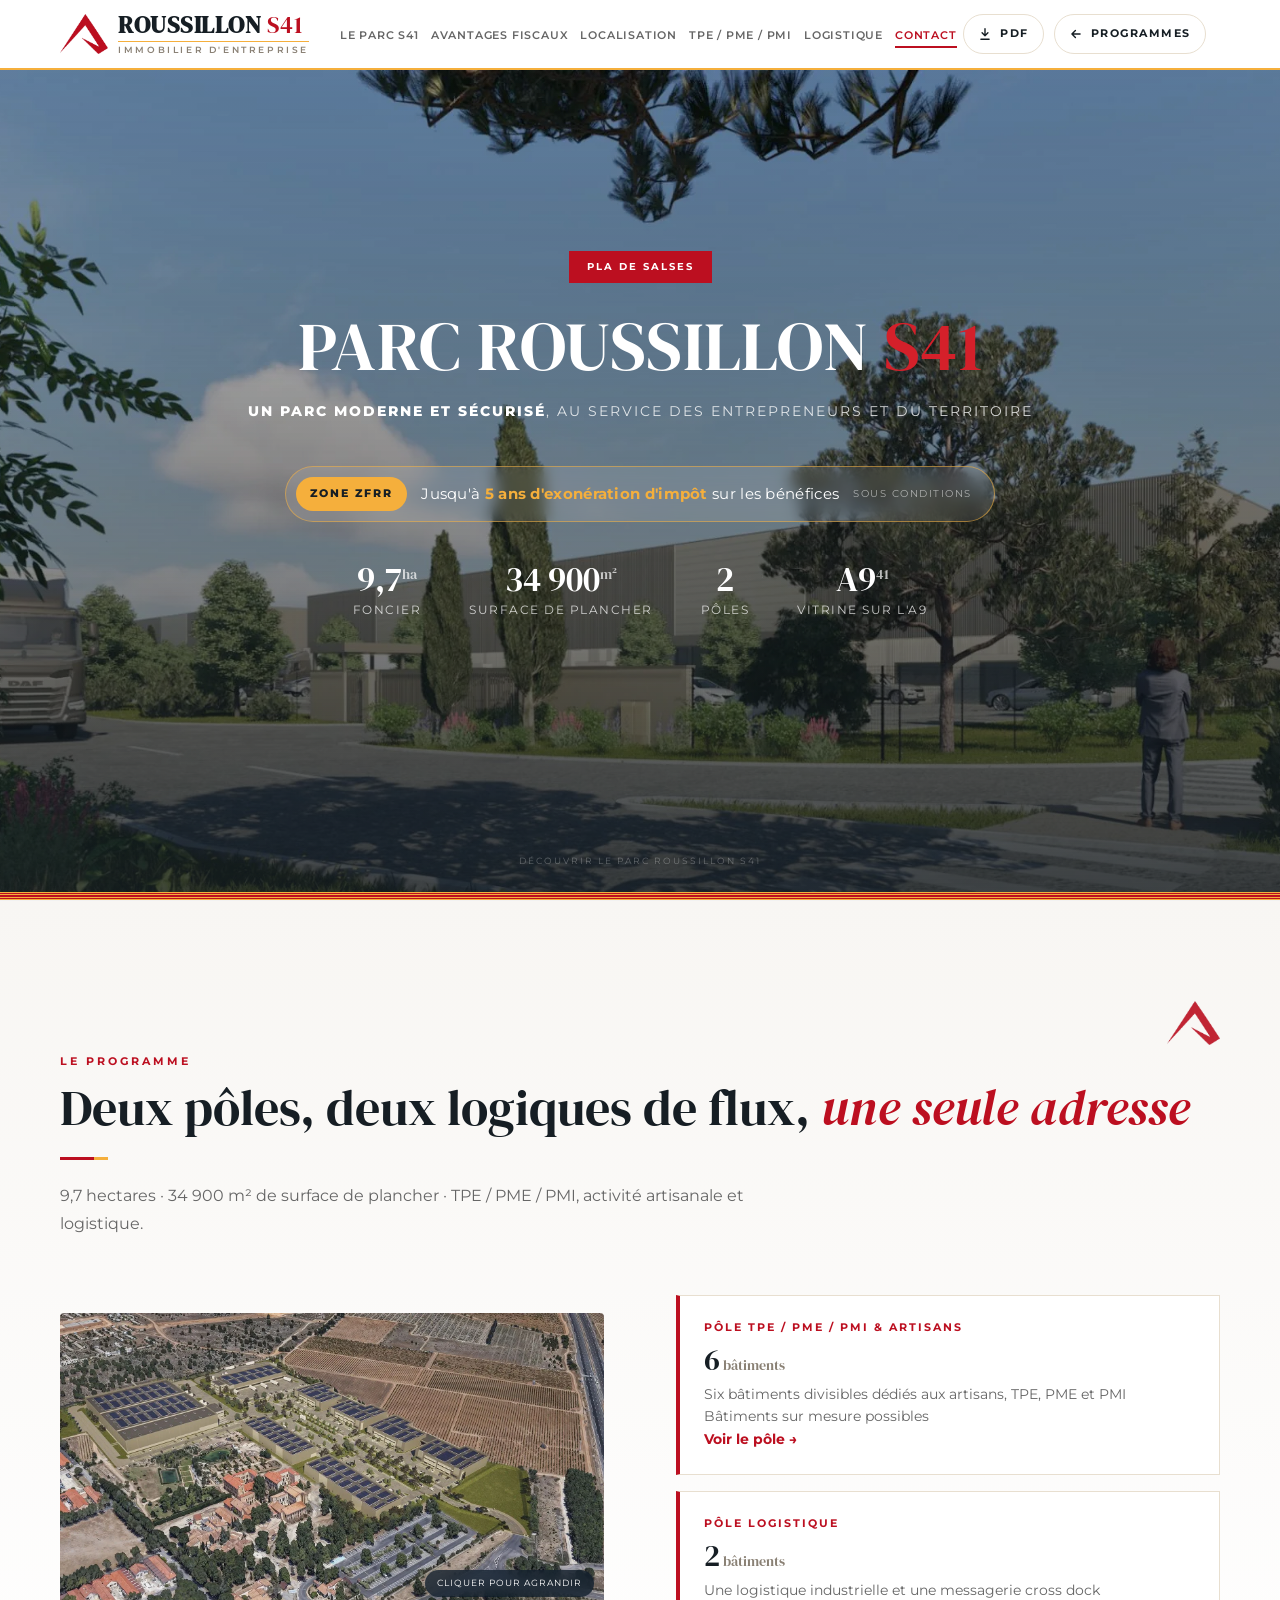
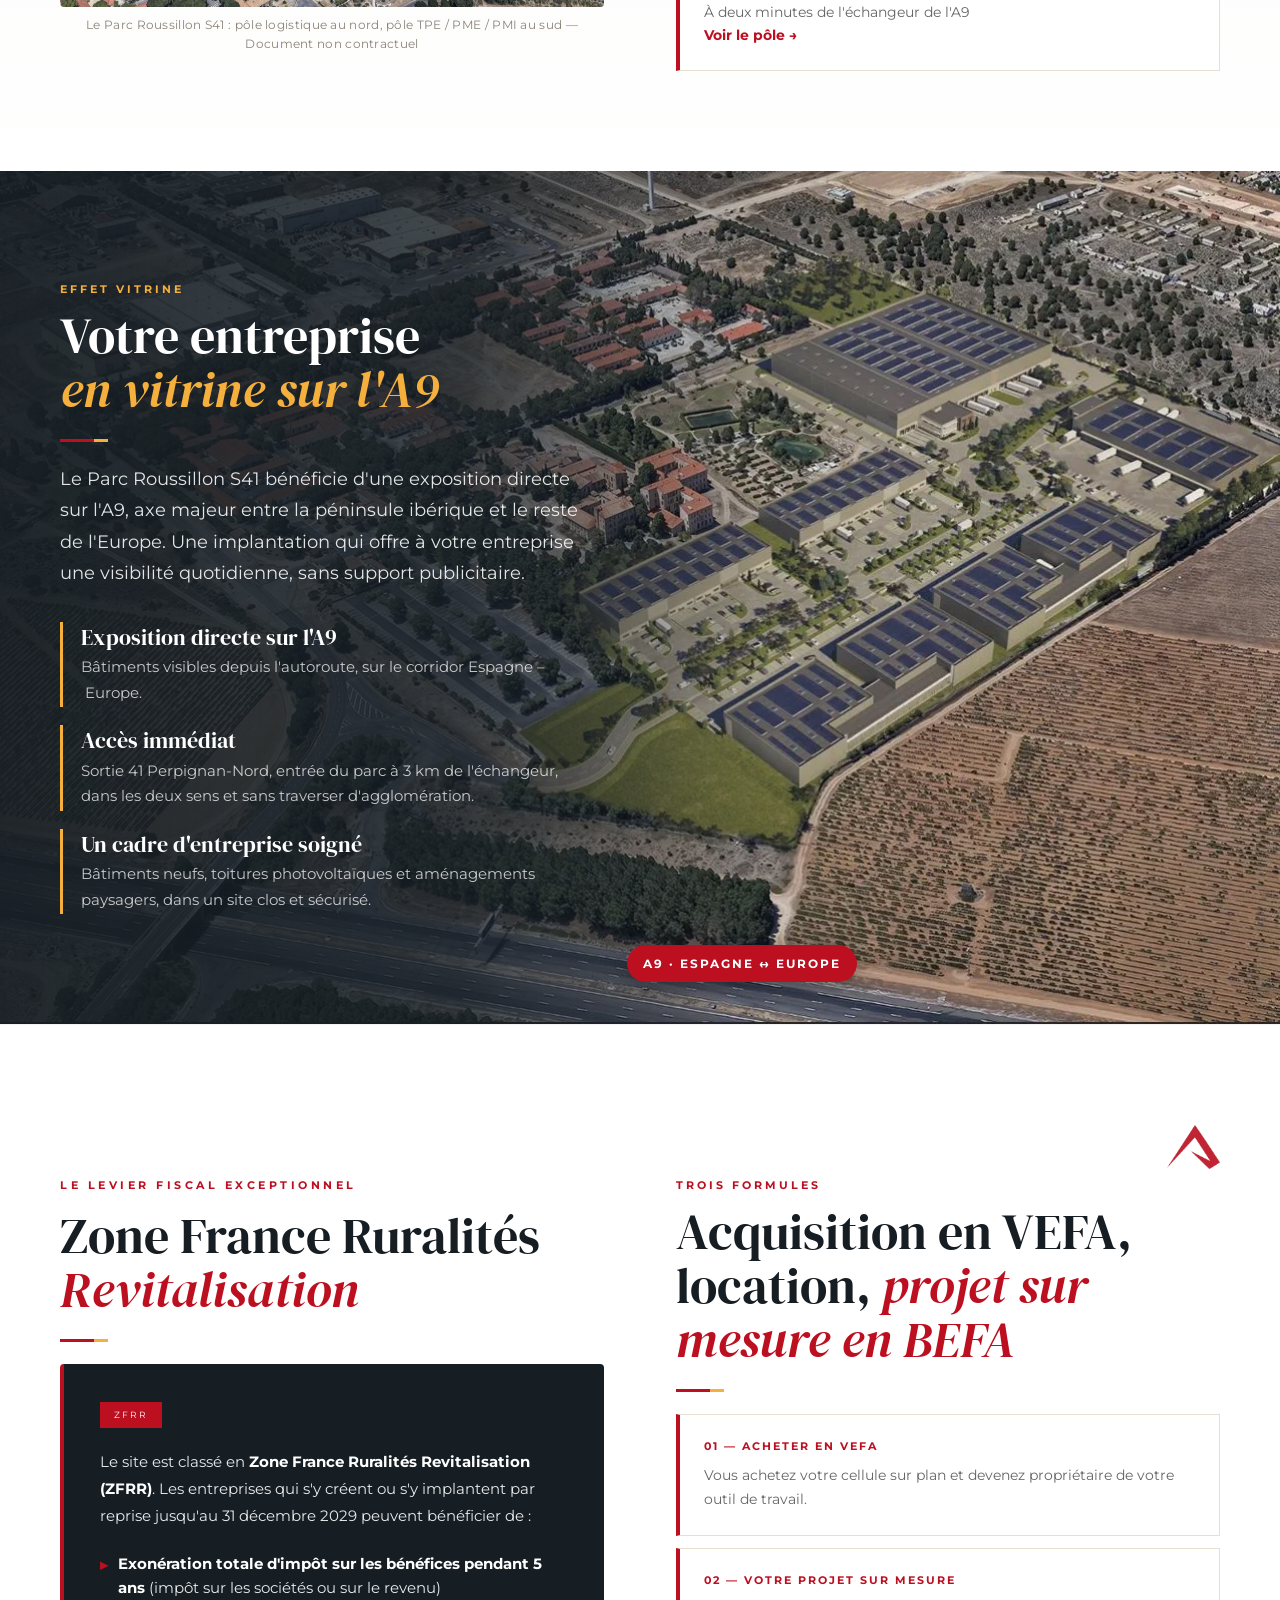
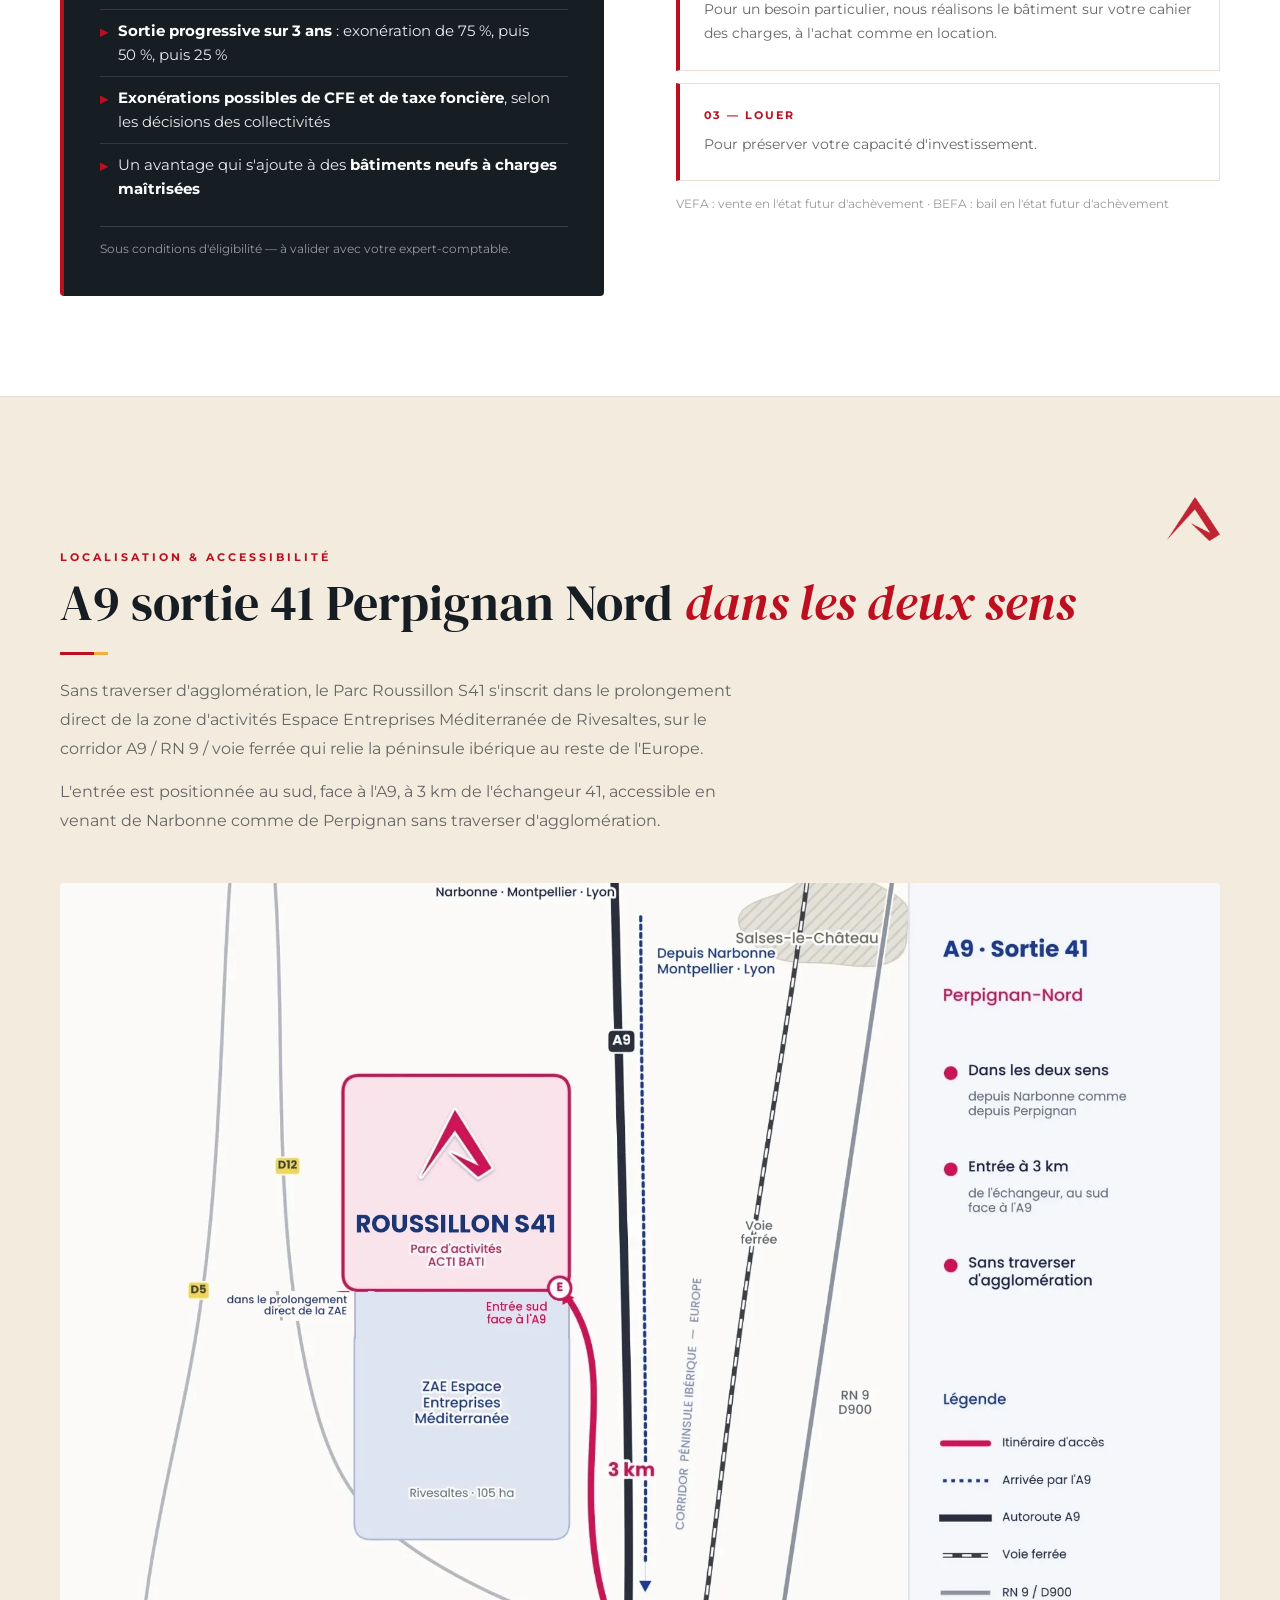
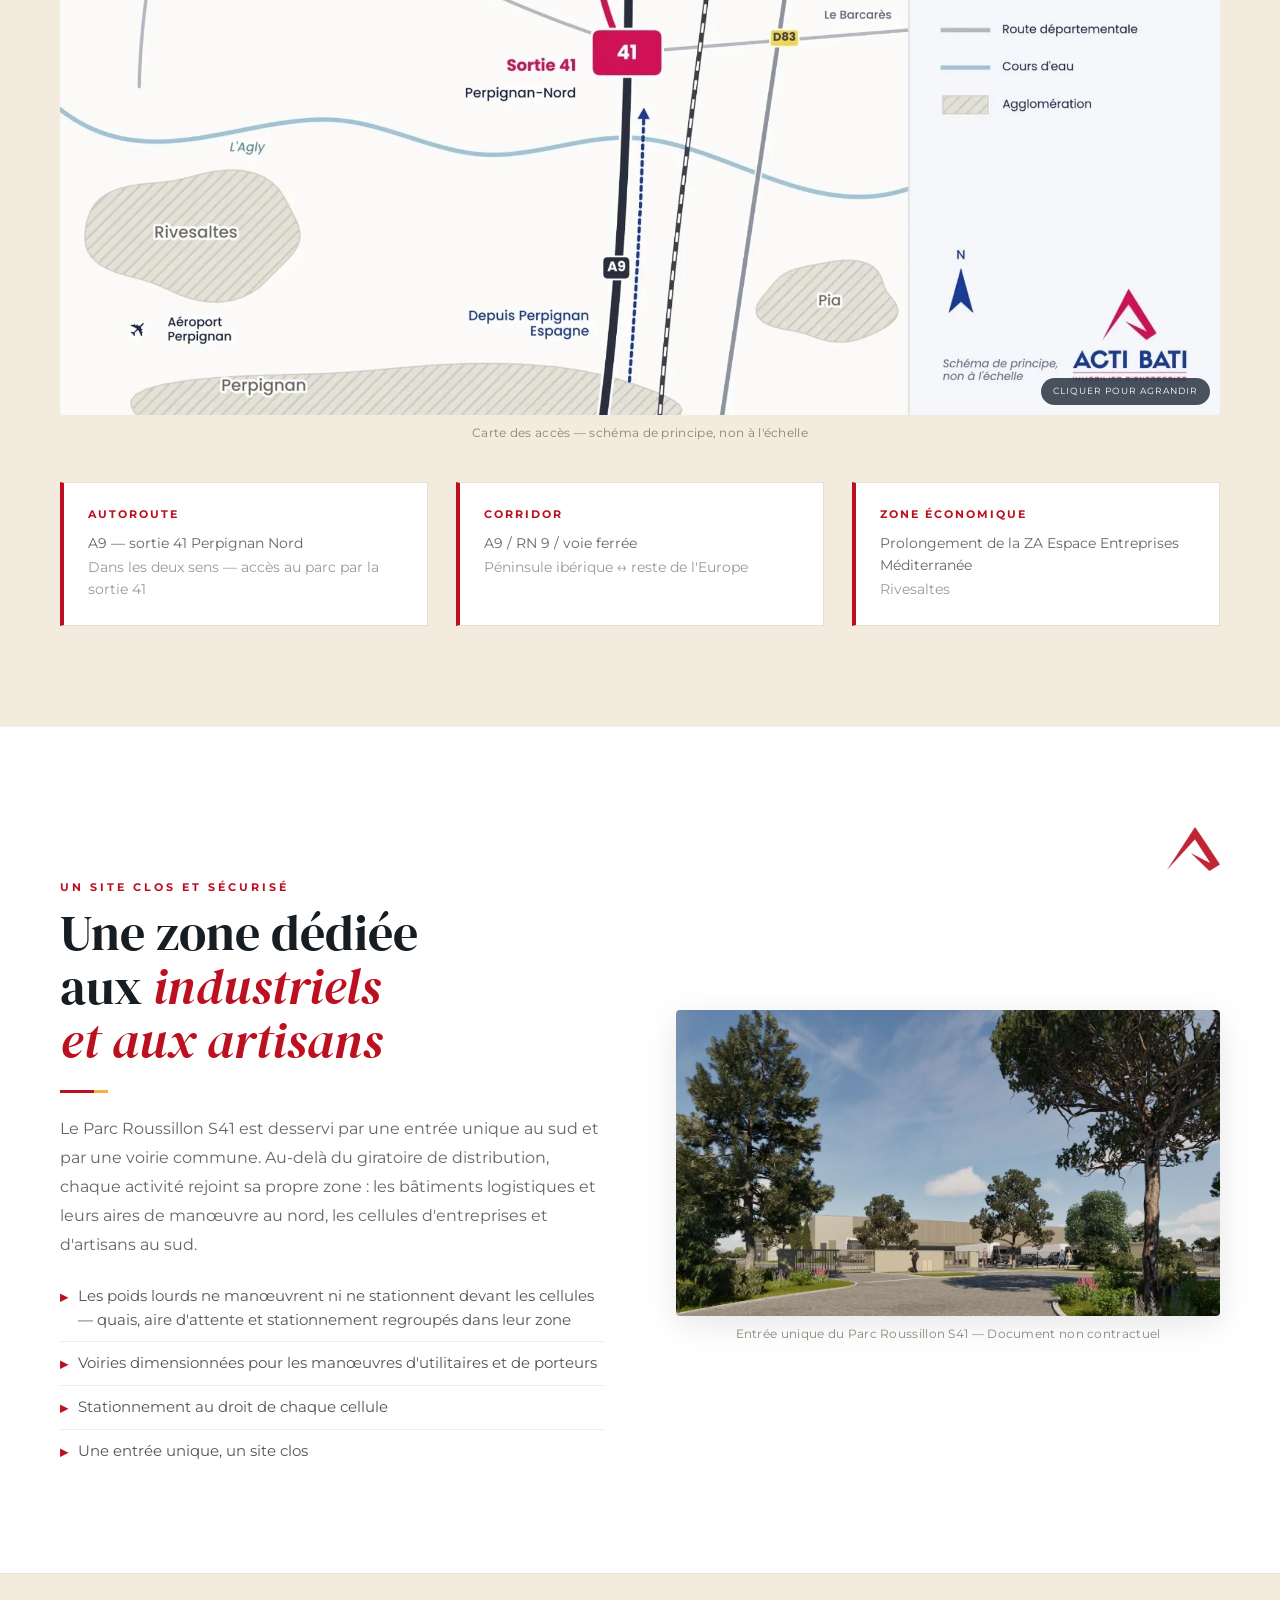
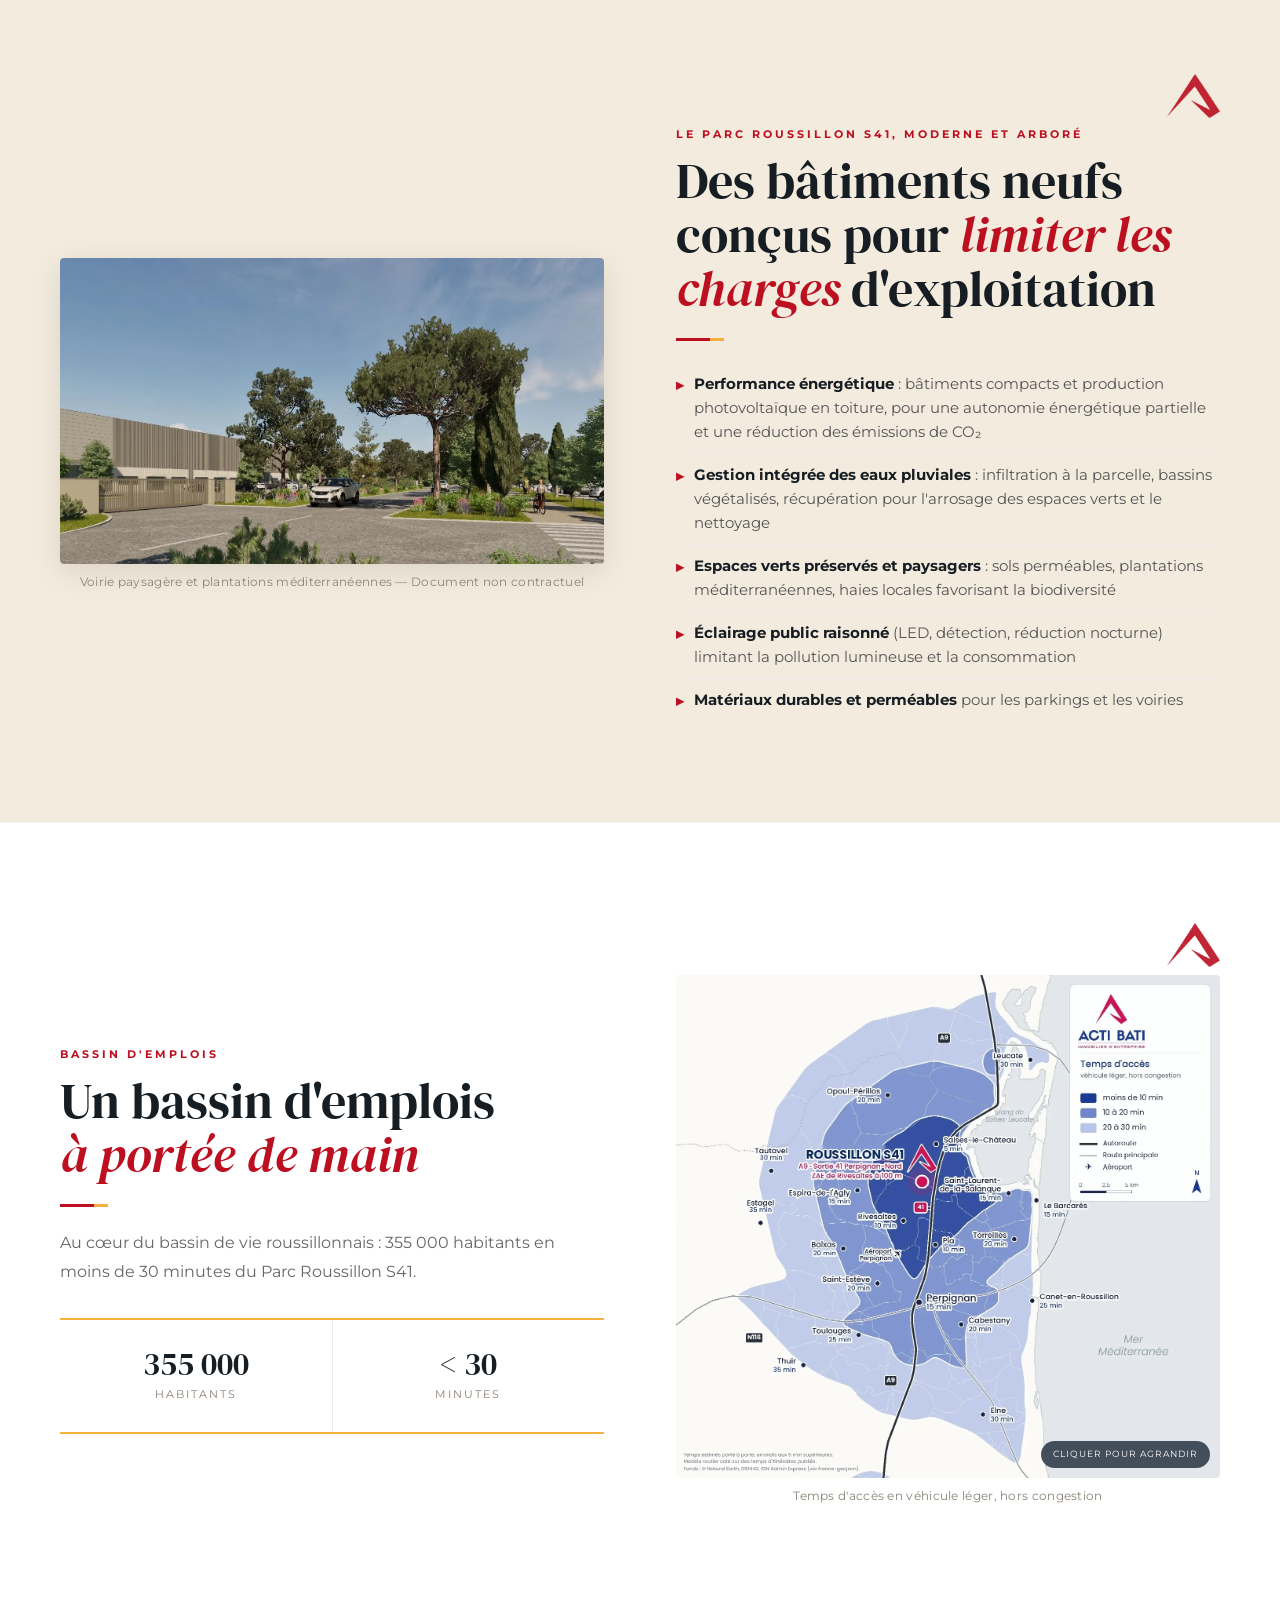
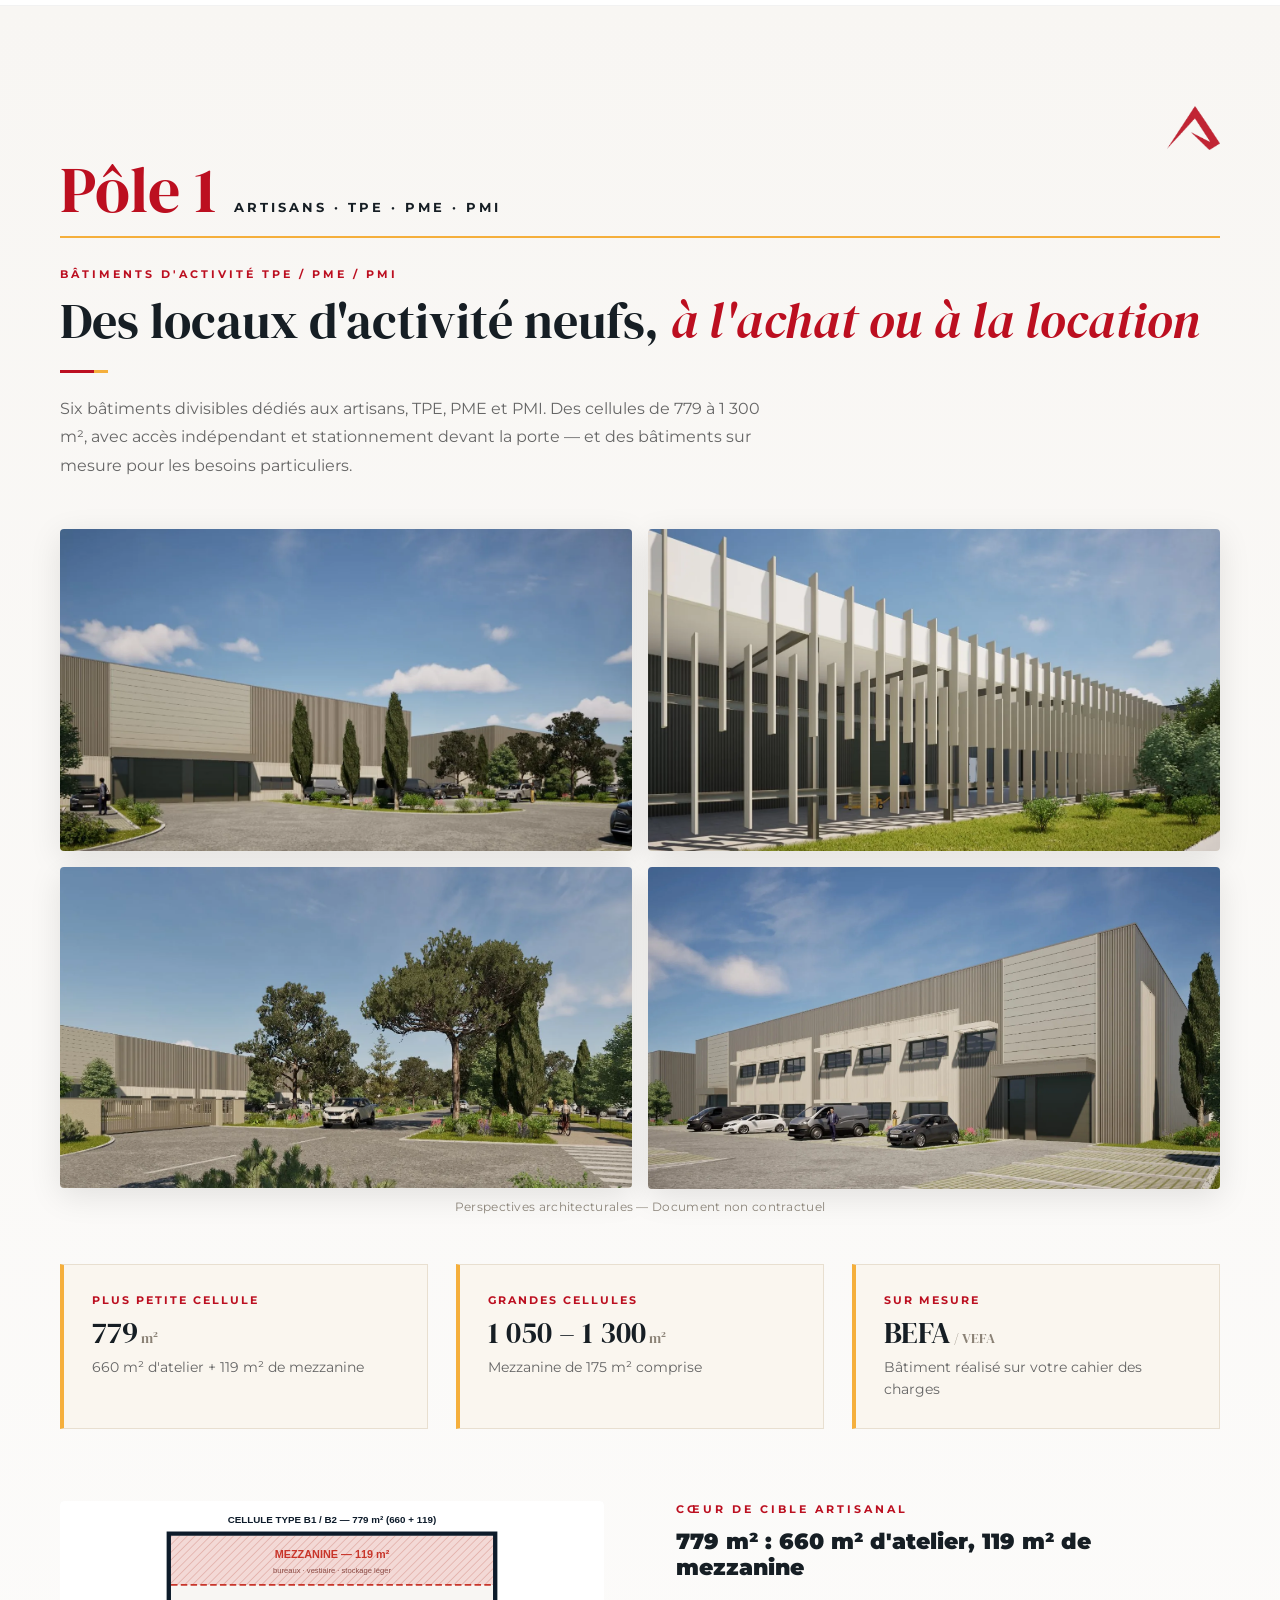
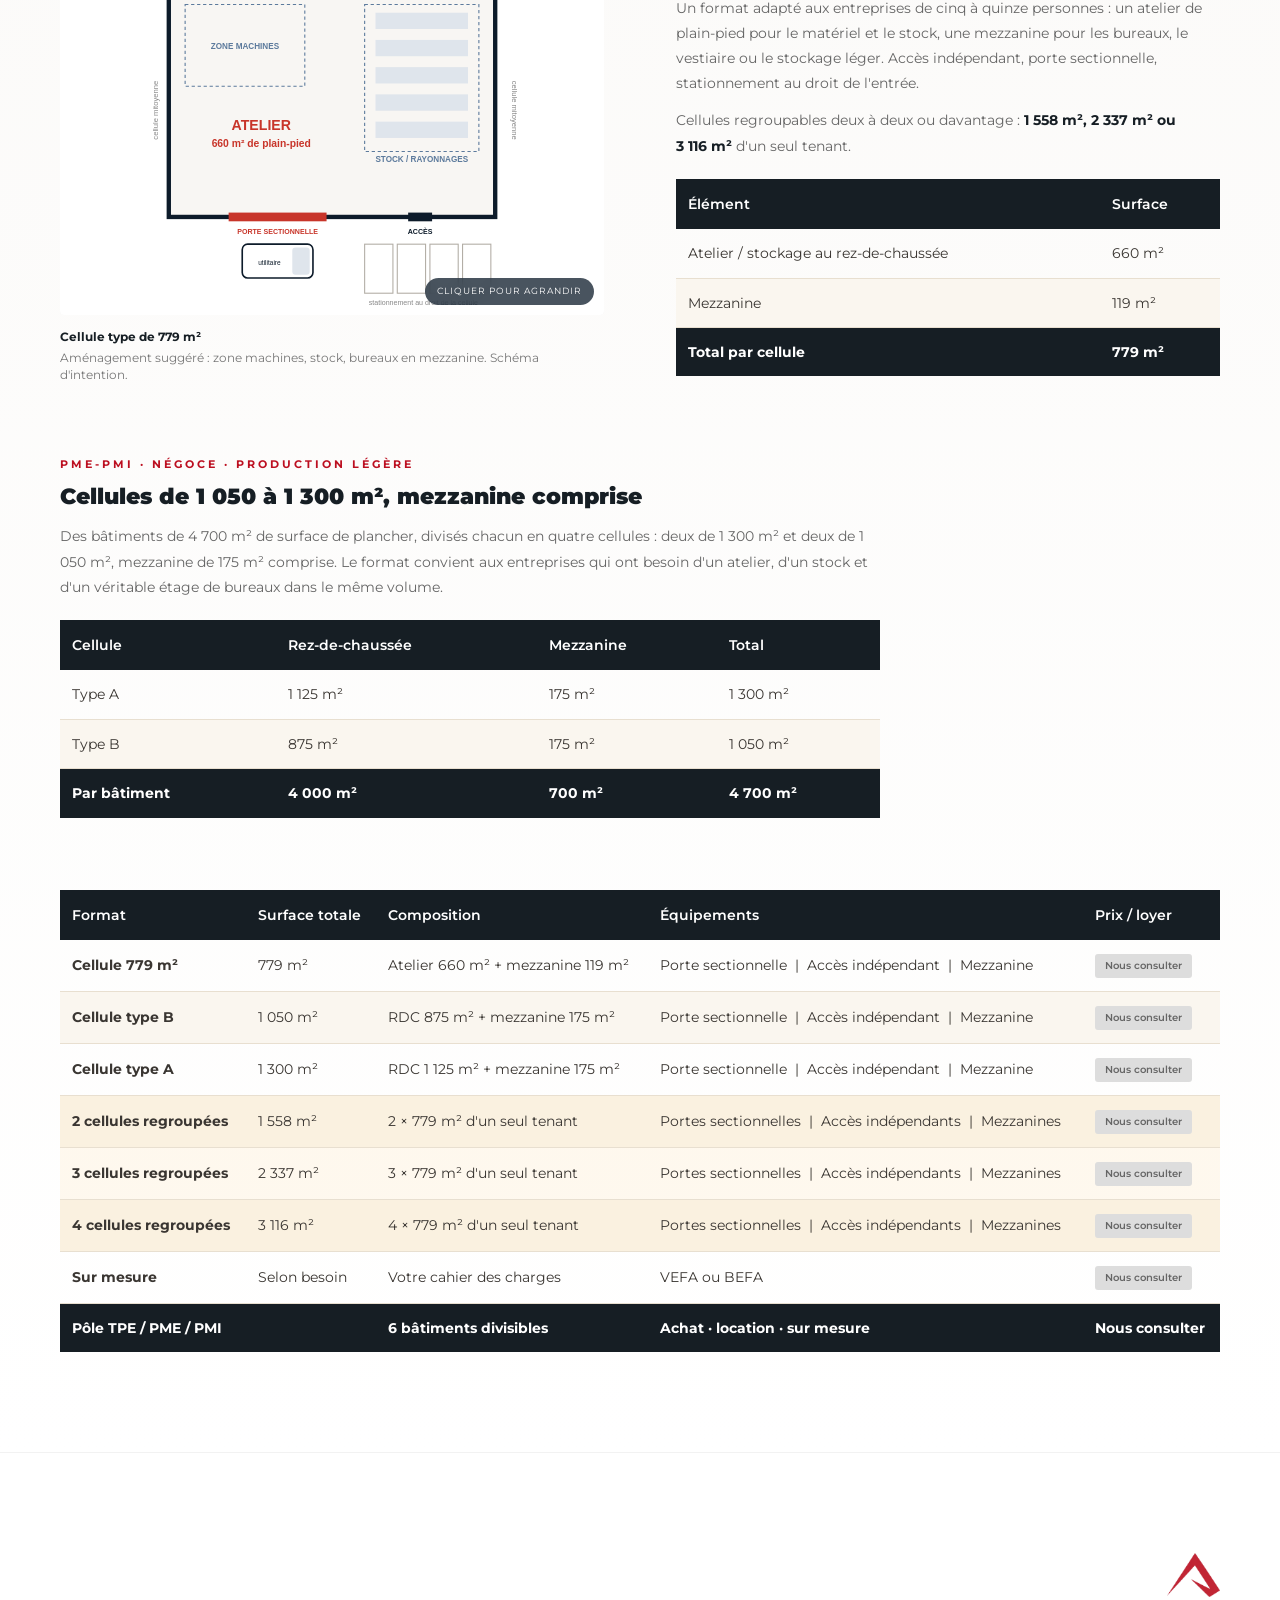
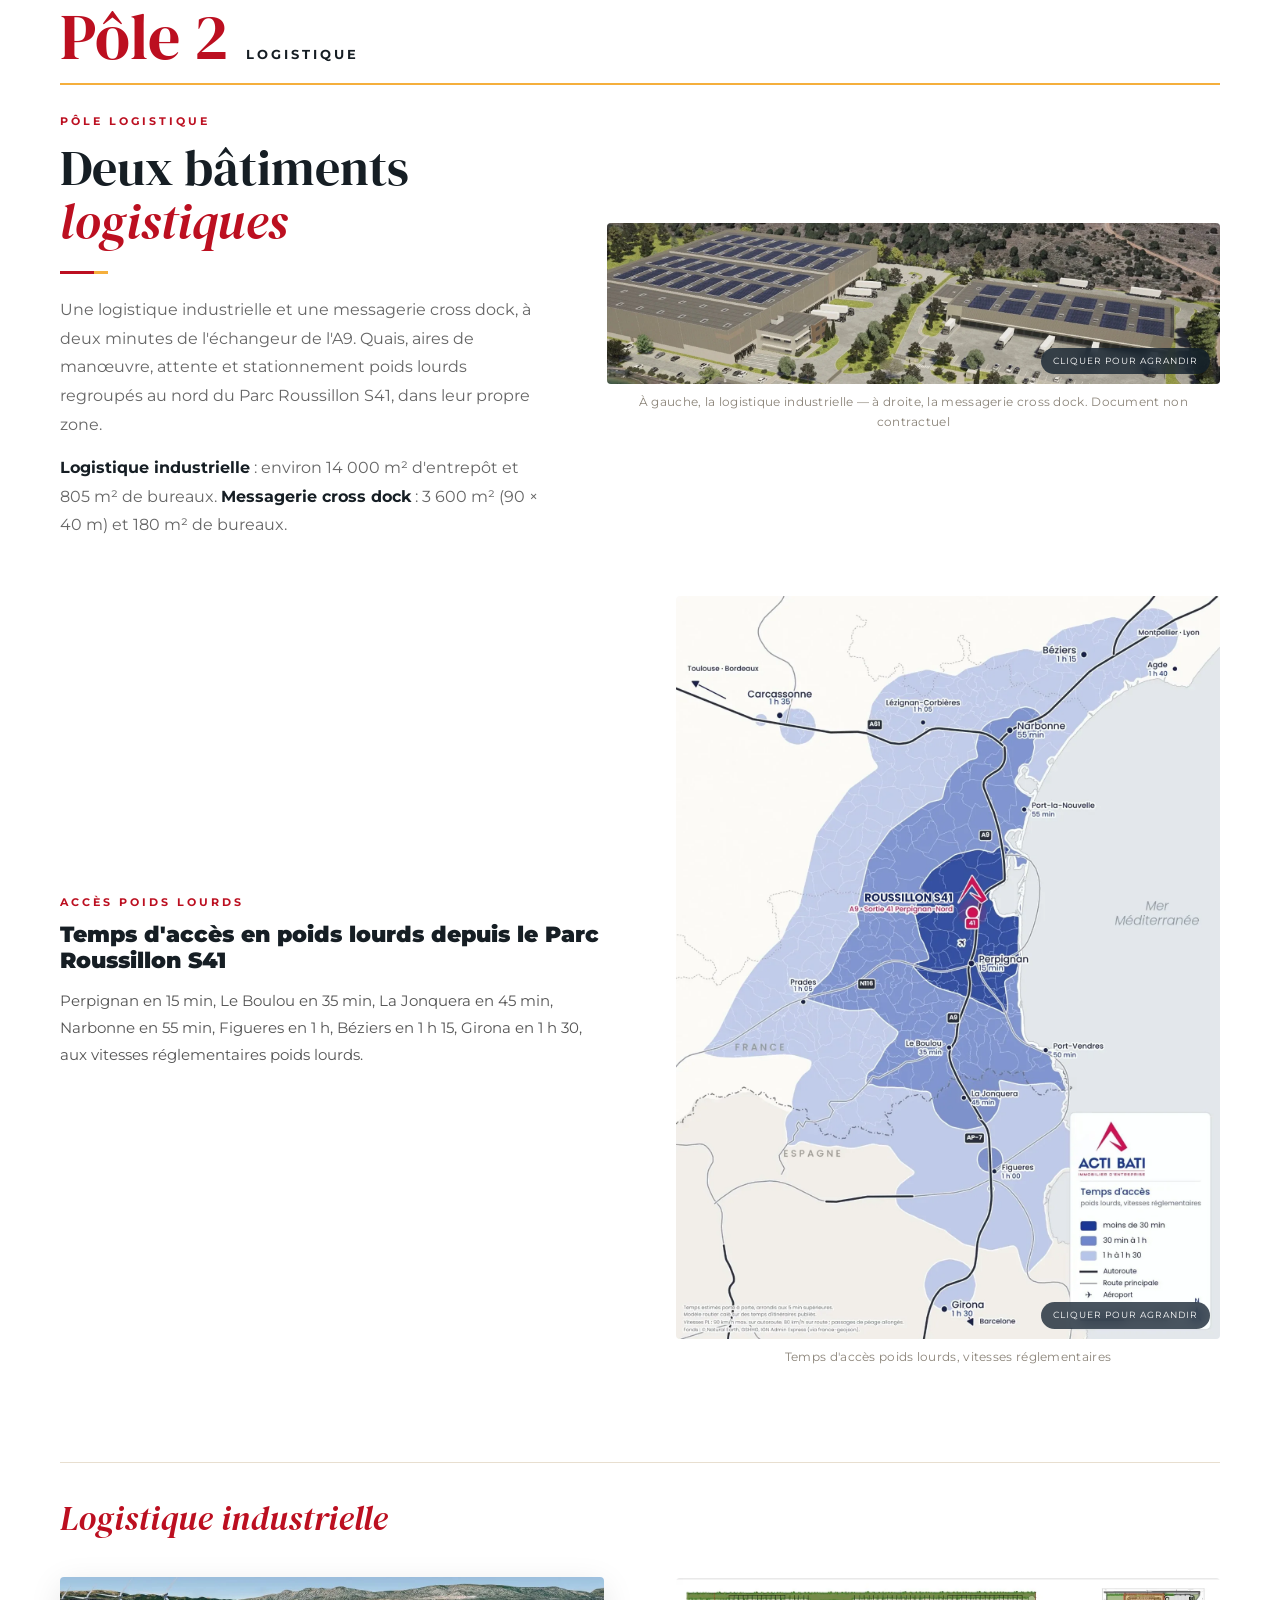
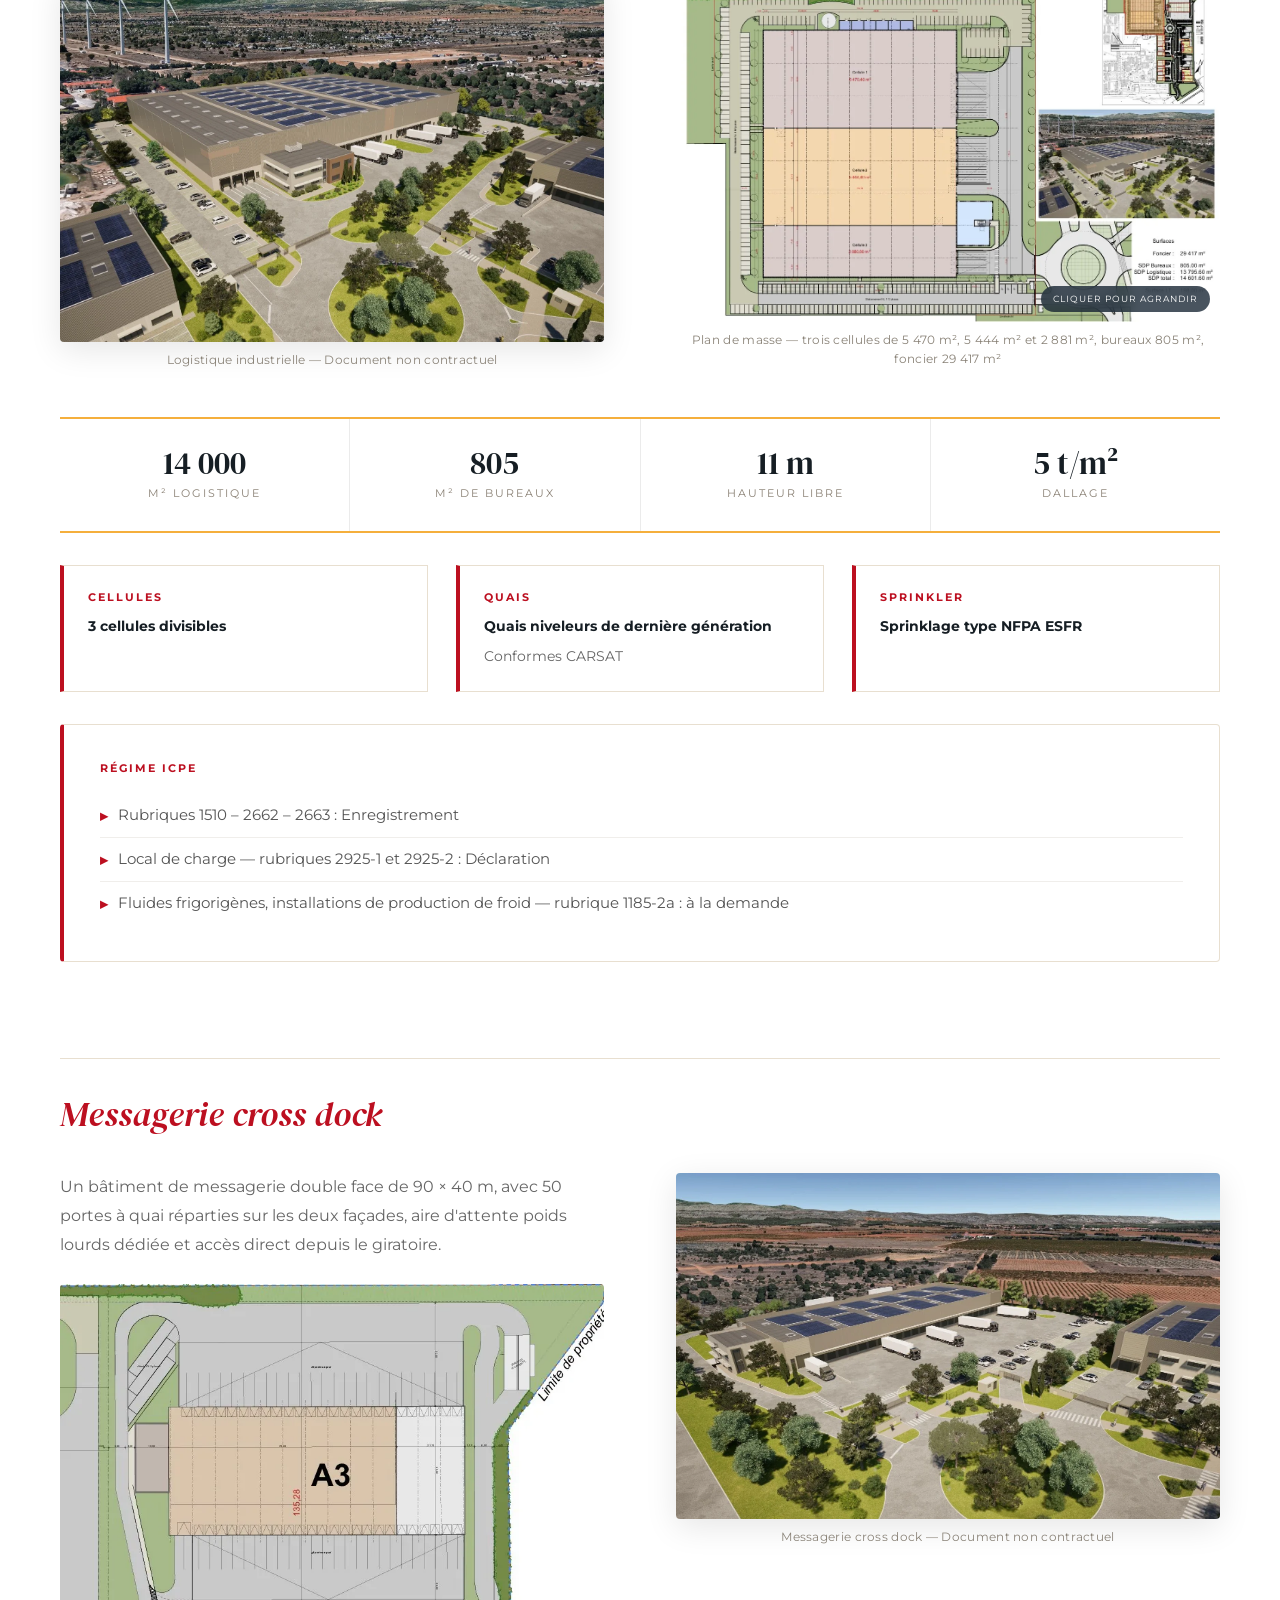
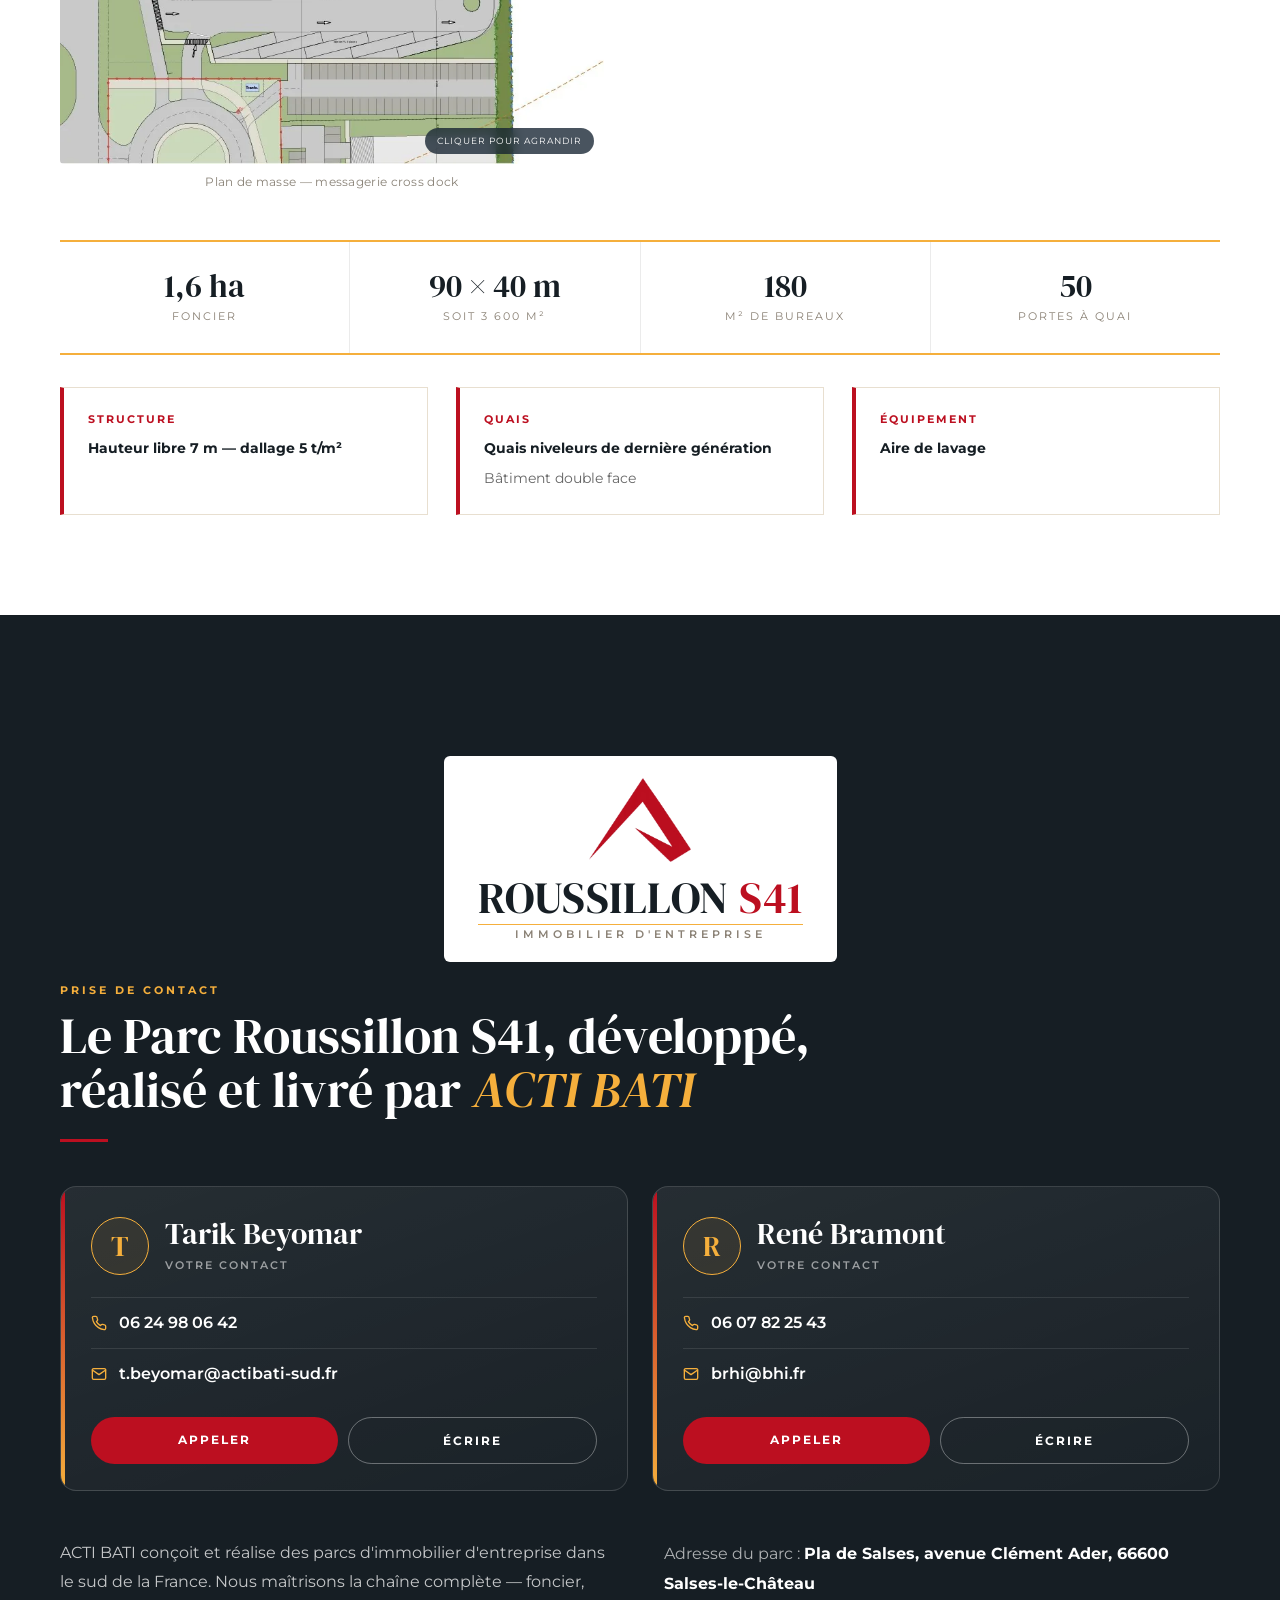
<file: r41/index.html>
<!doctype html>
<html lang="fr">
<head>
<meta charset="utf-8">
<title>Parc Roussillon S41 — Acti Bati</title>
<meta name="robots" content="noindex">
<link rel="canonical" href="https://actibati-sud.fr/roussillon41/">
<meta http-equiv="refresh" content="0; url=/roussillon41/">
<script>location.replace('/roussillon41/' + location.hash);</script>
</head>
<body><a href="/roussillon41/">Parc Roussillon S41</a></body>
</html>
</file>
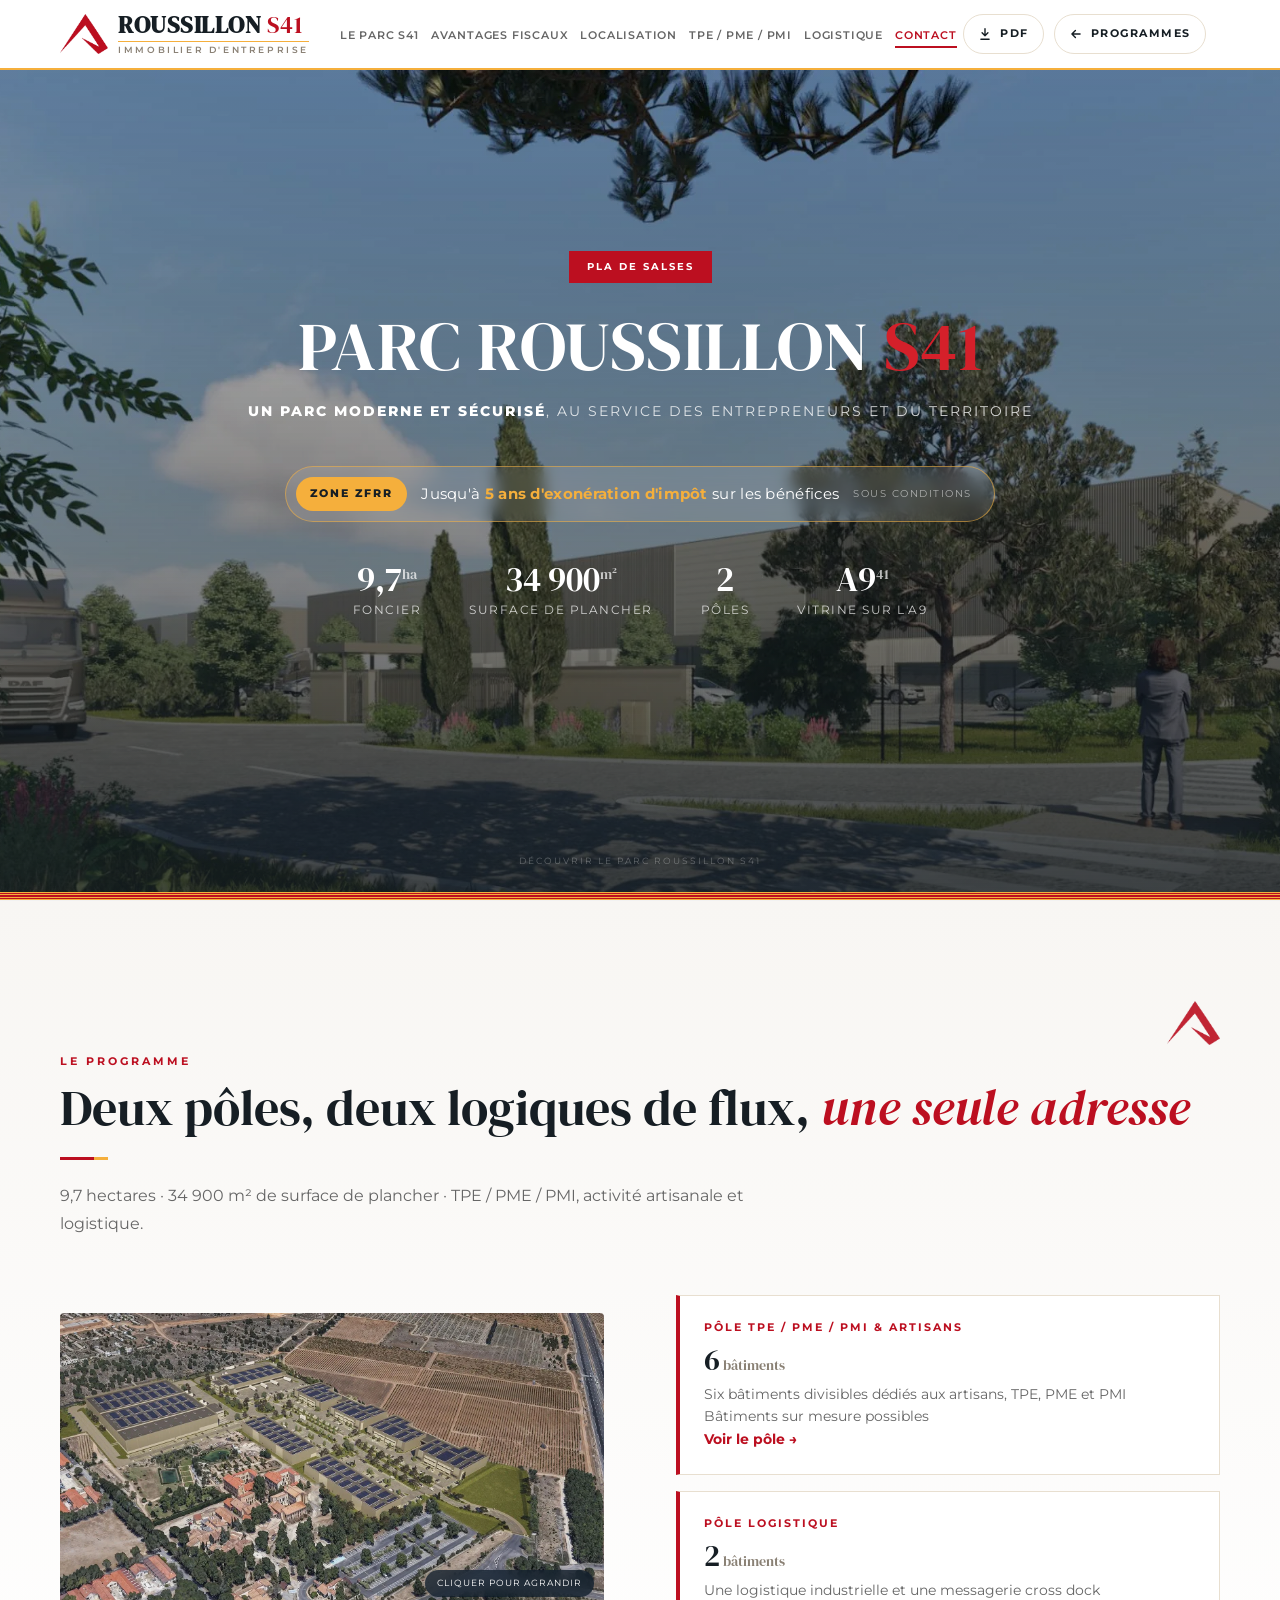
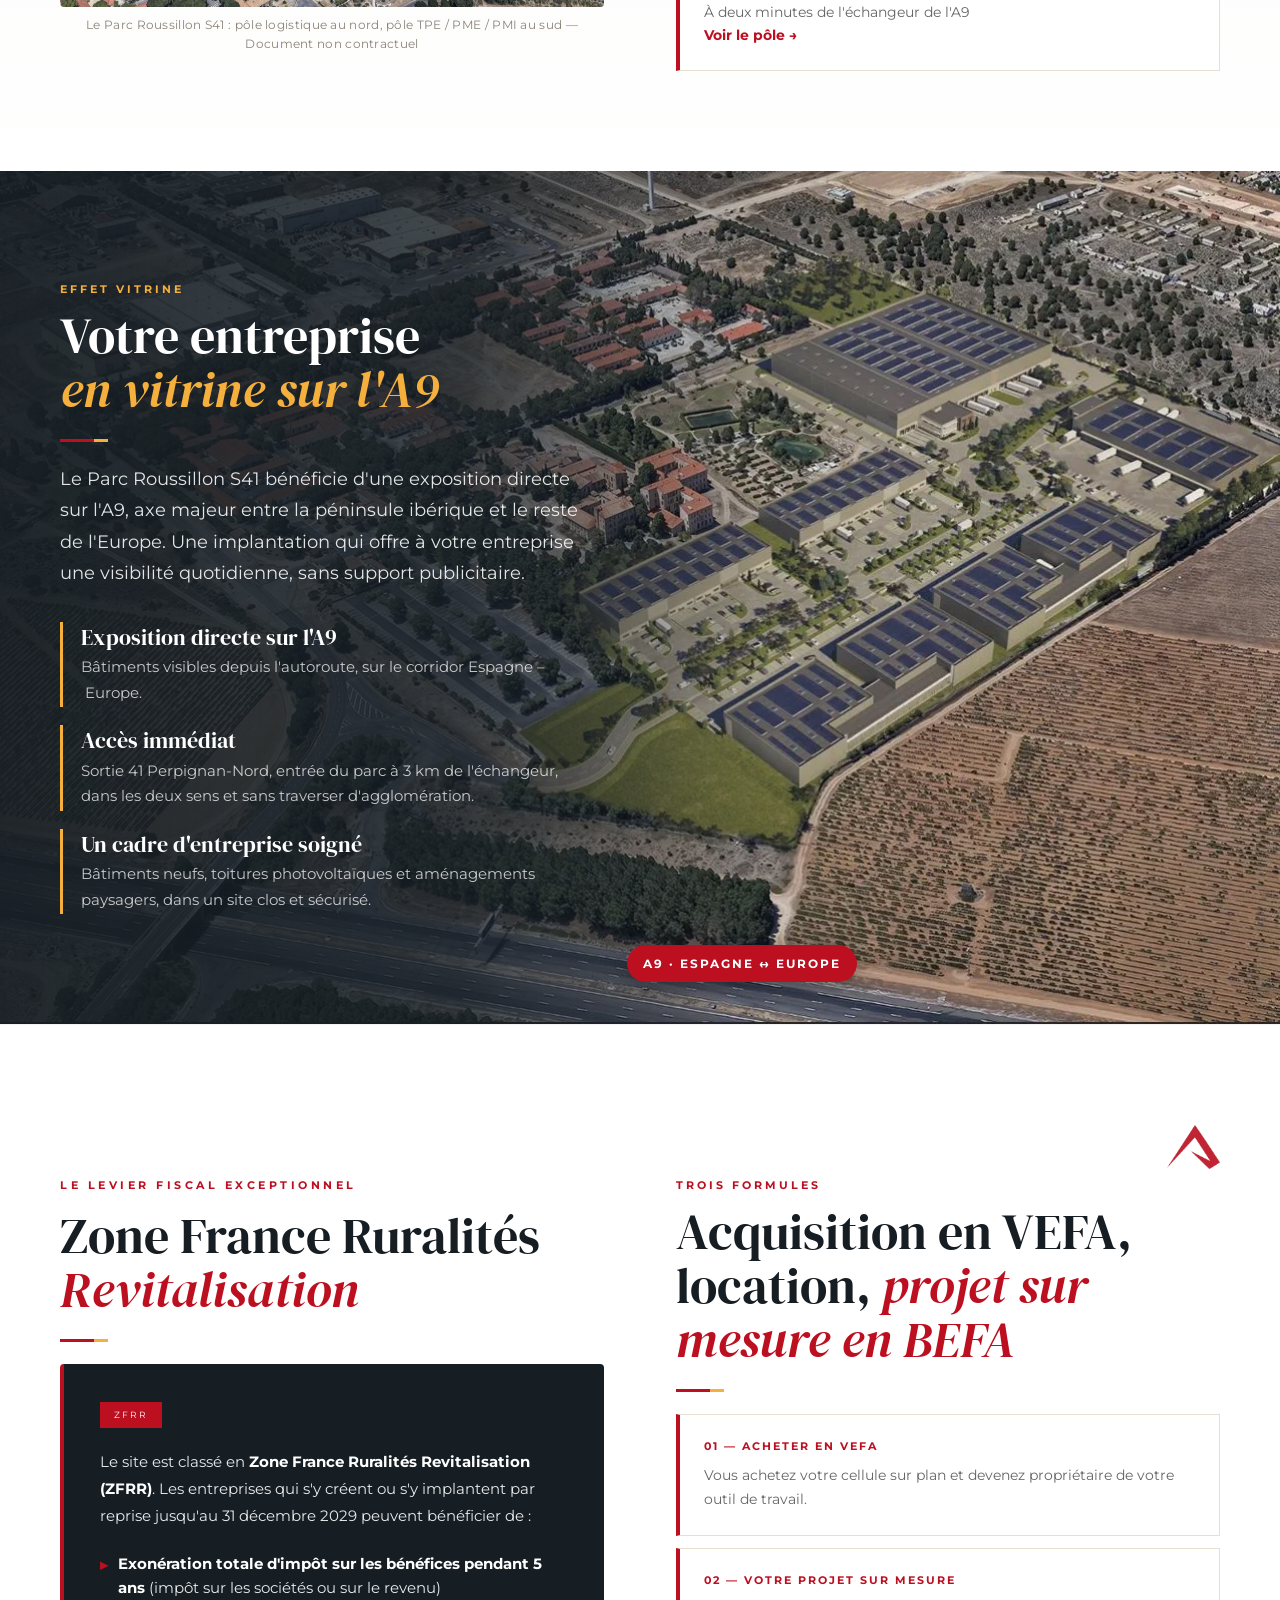
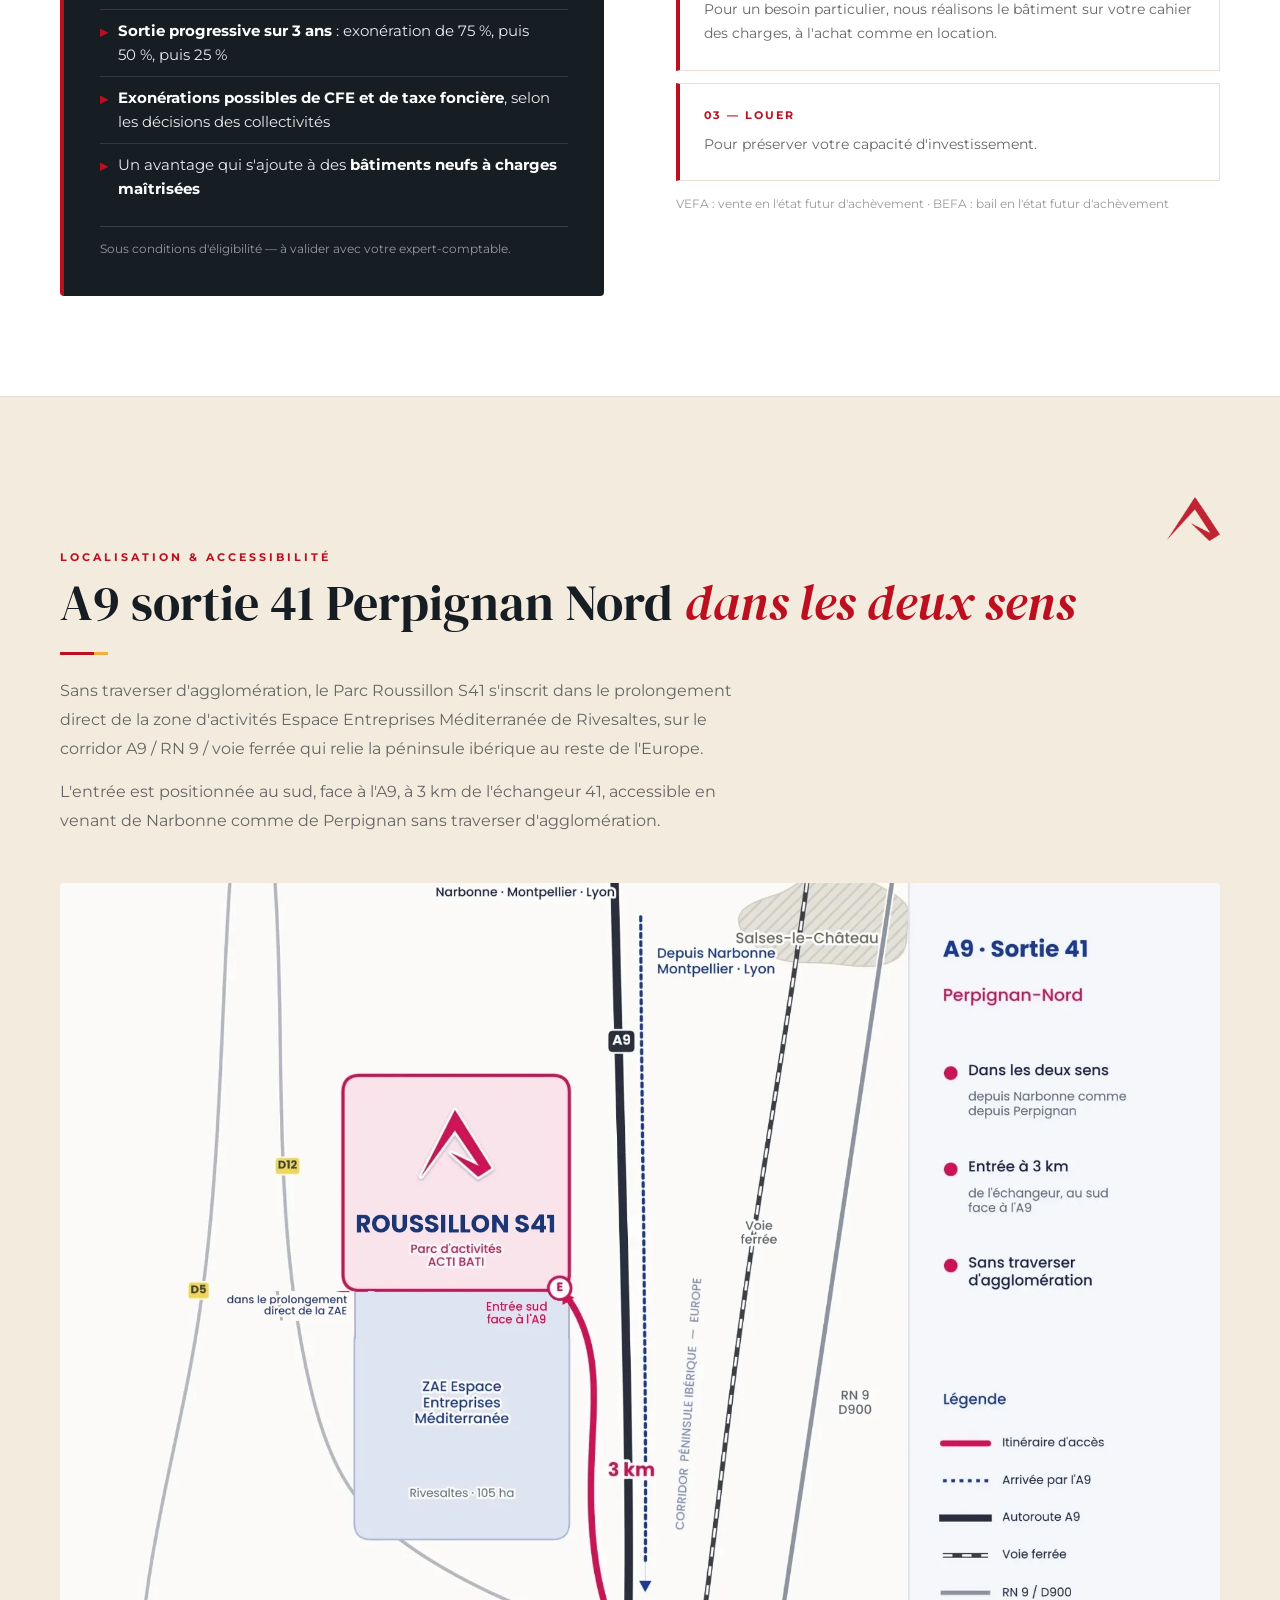
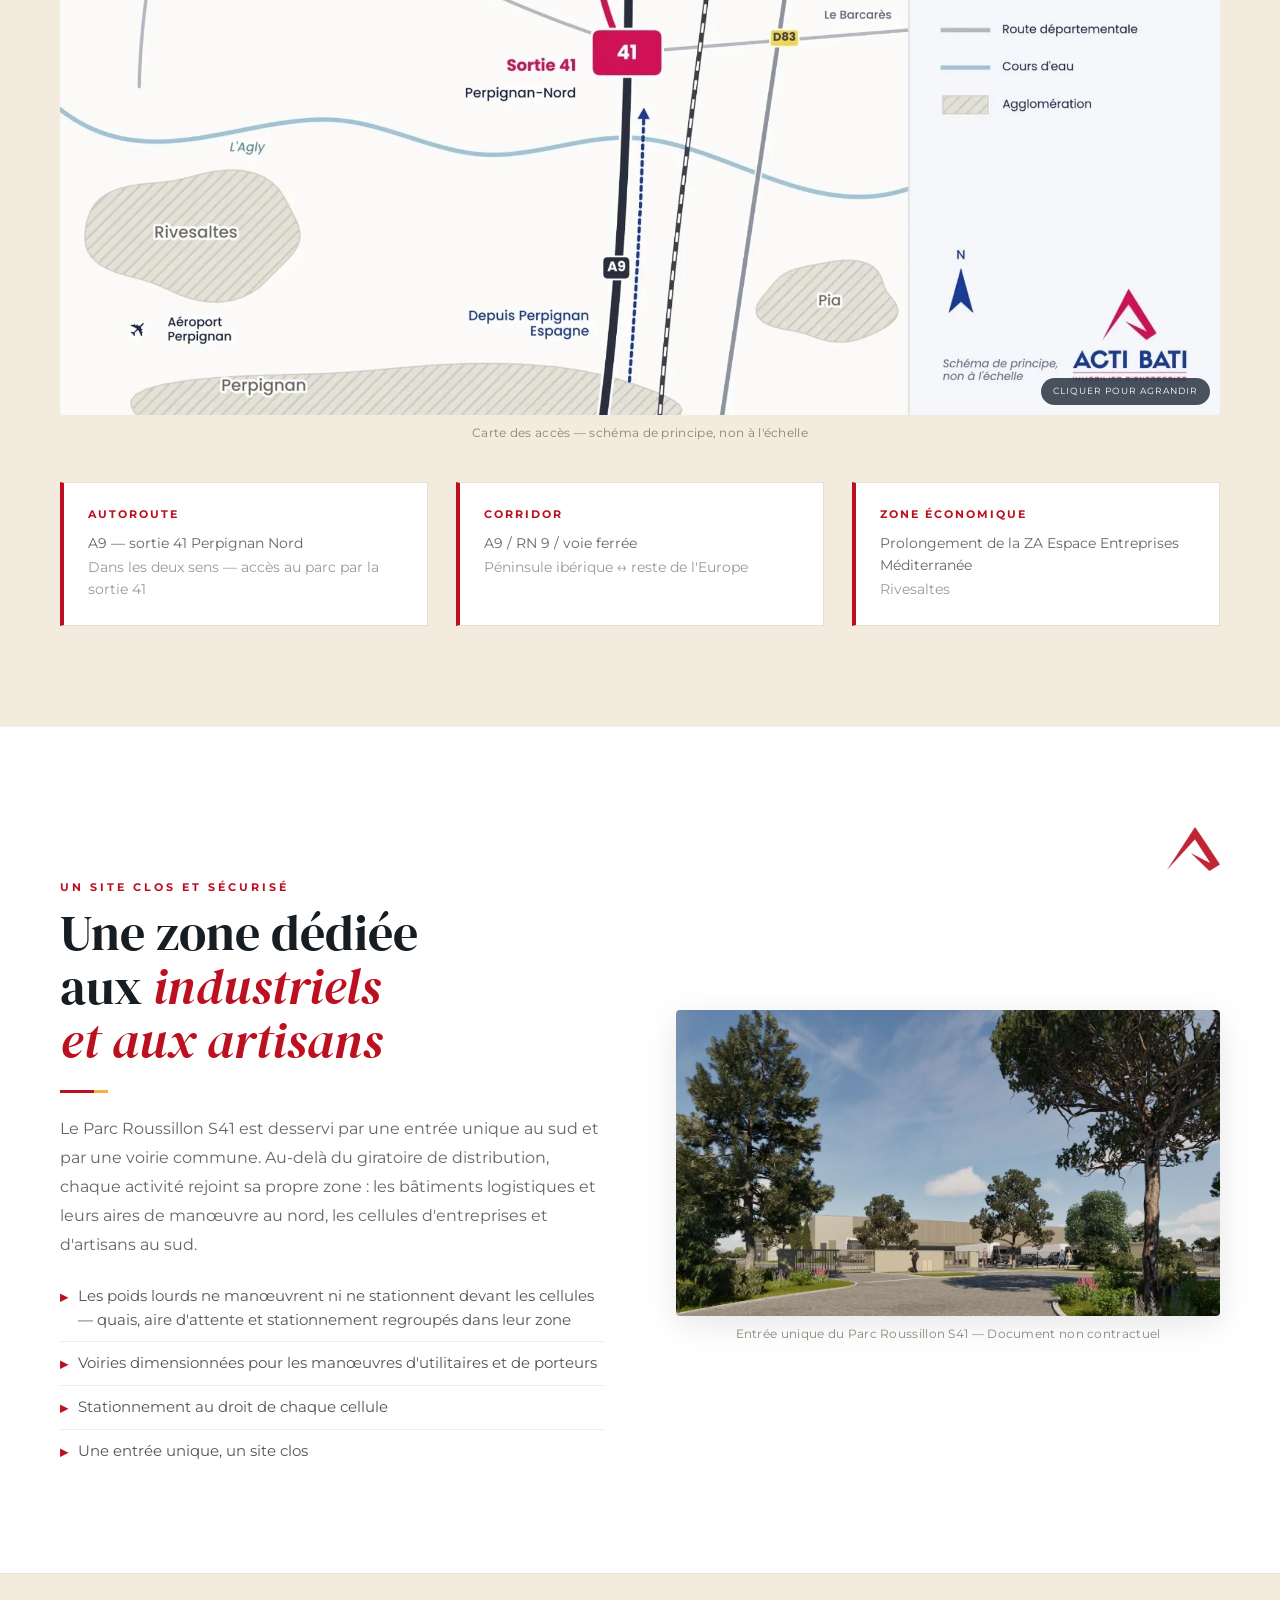
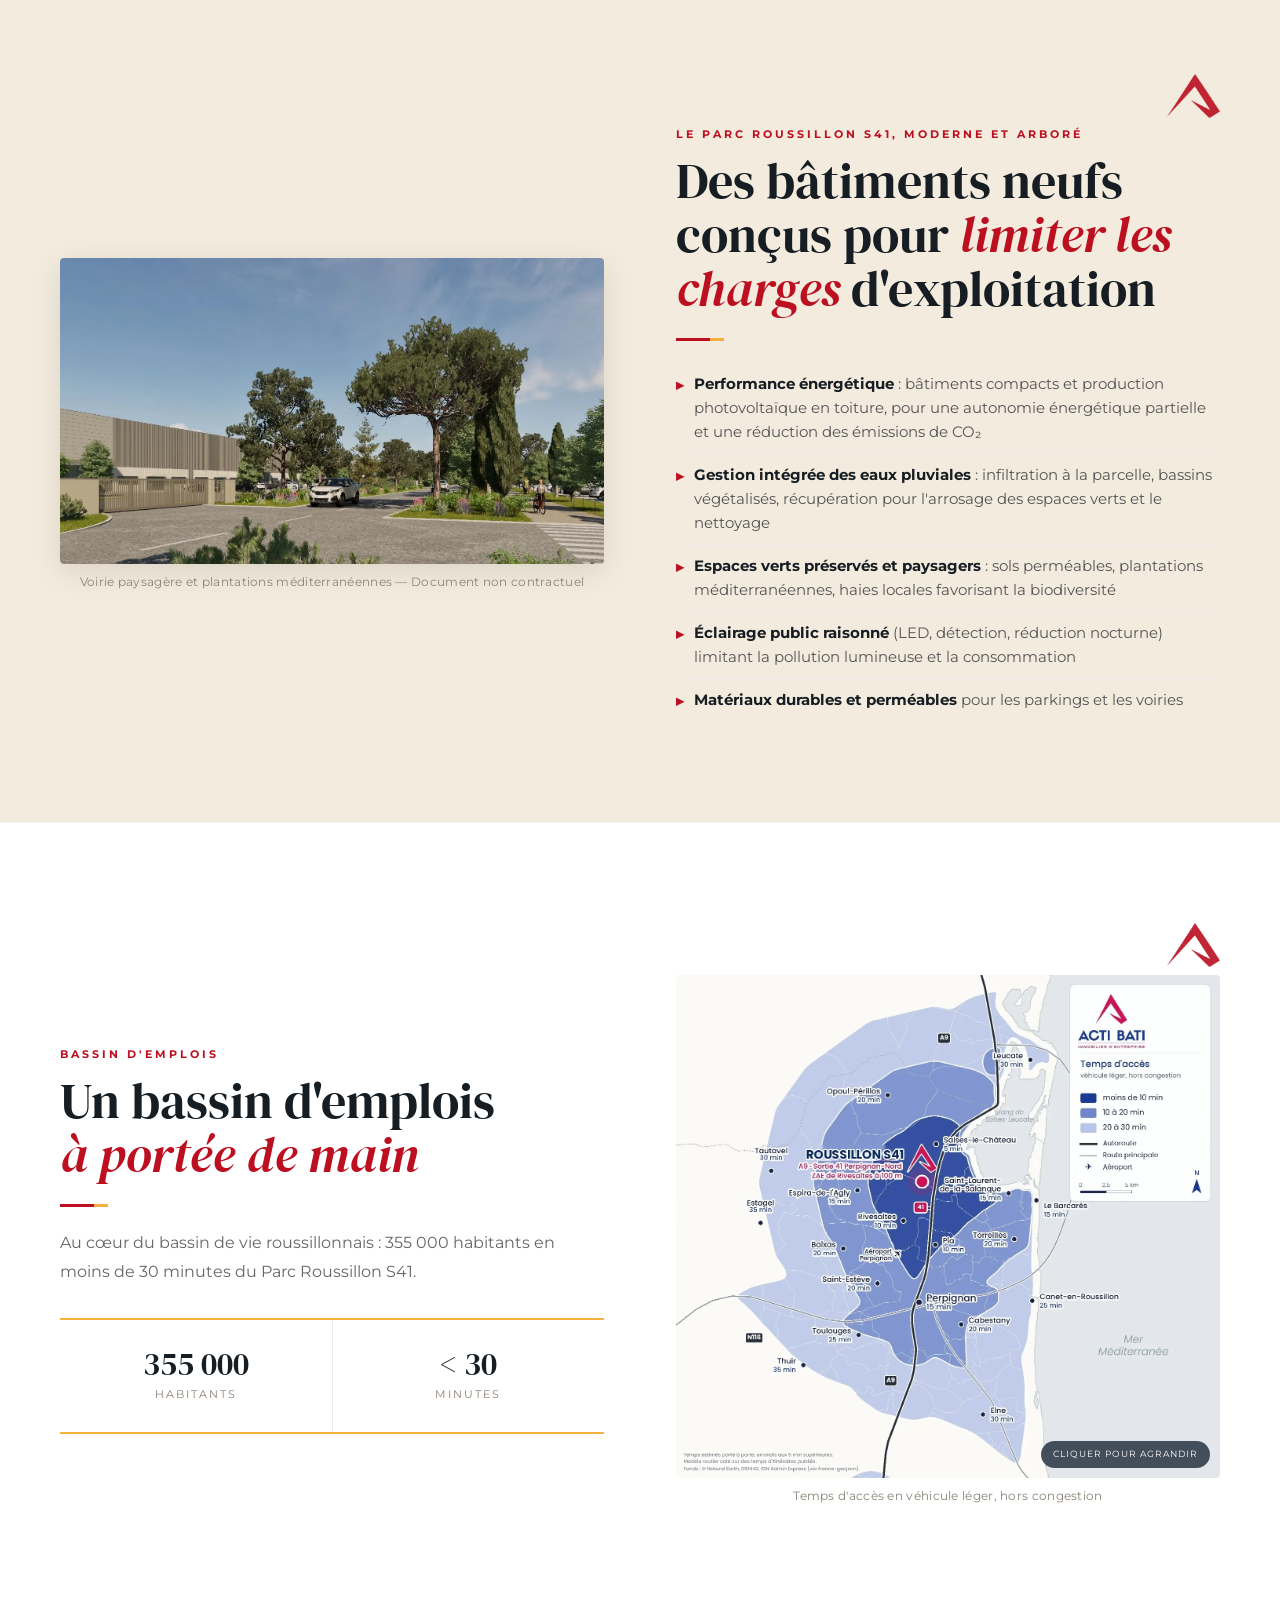
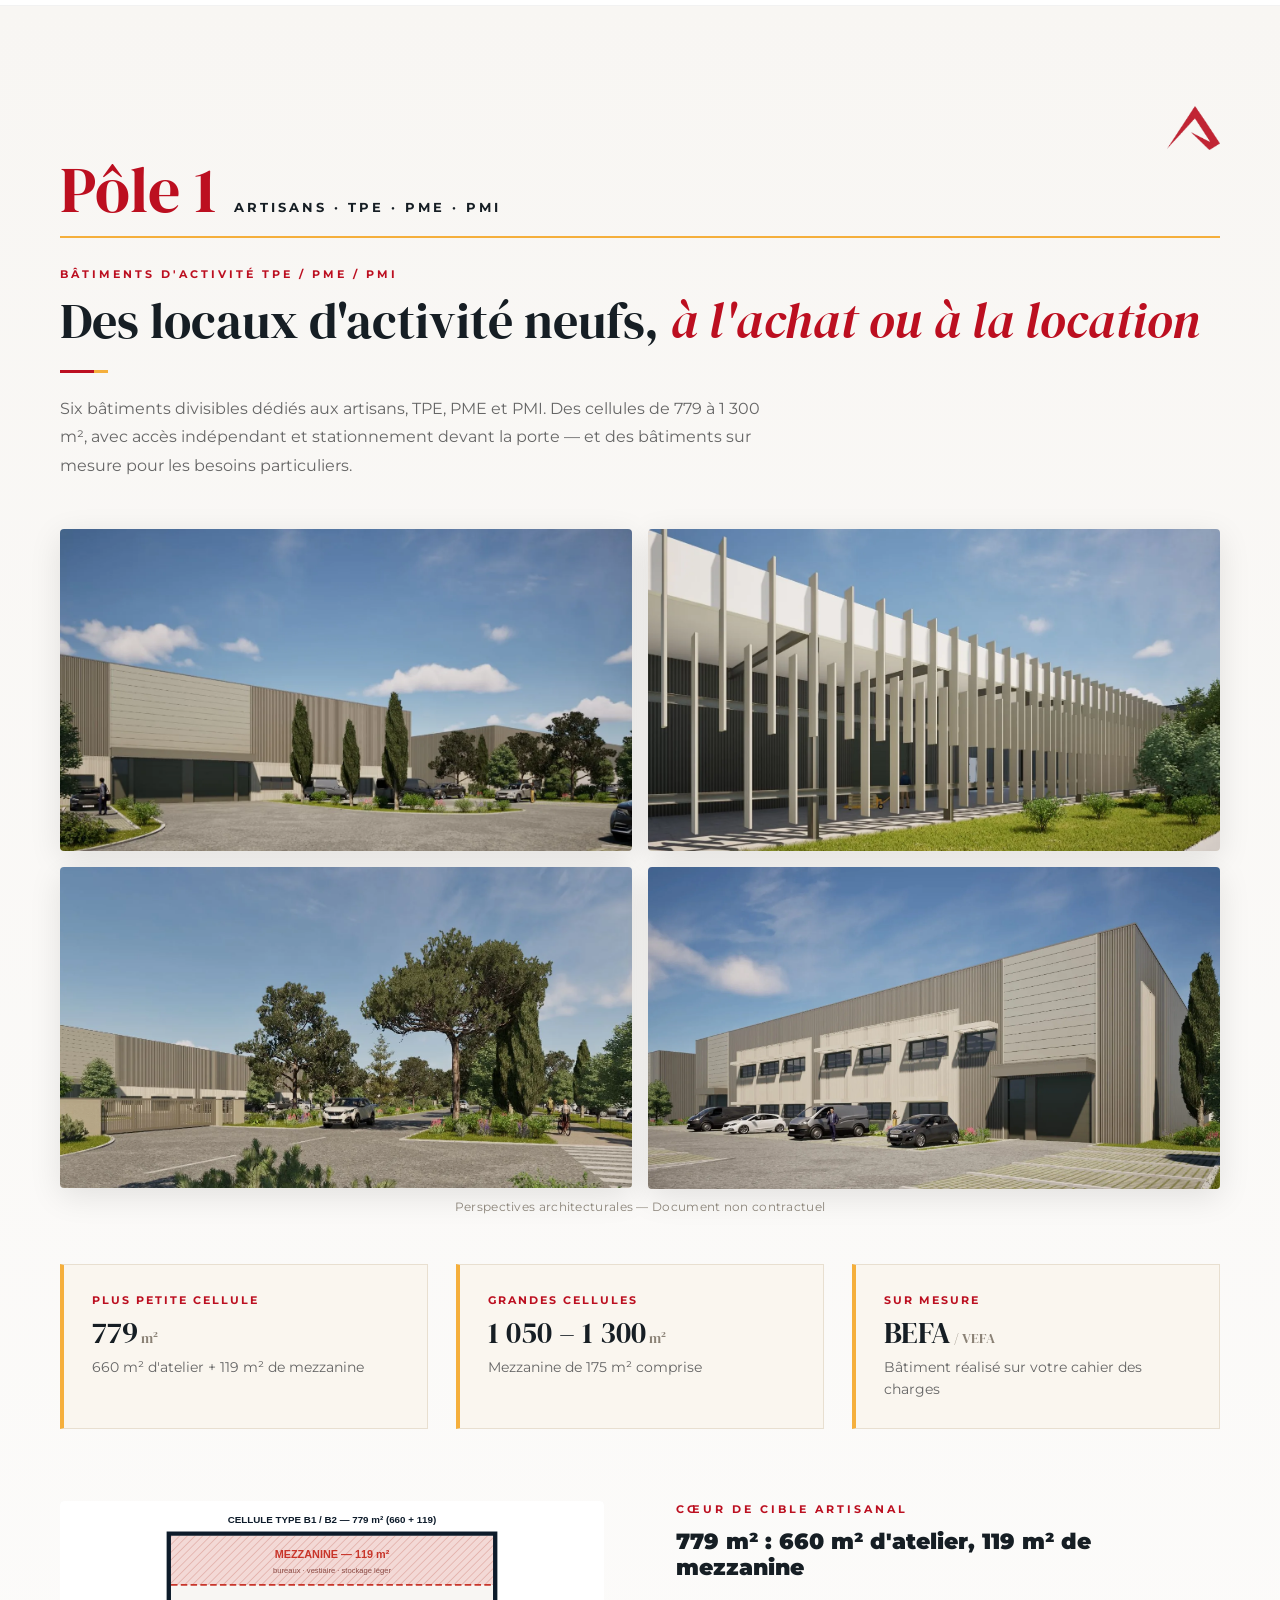
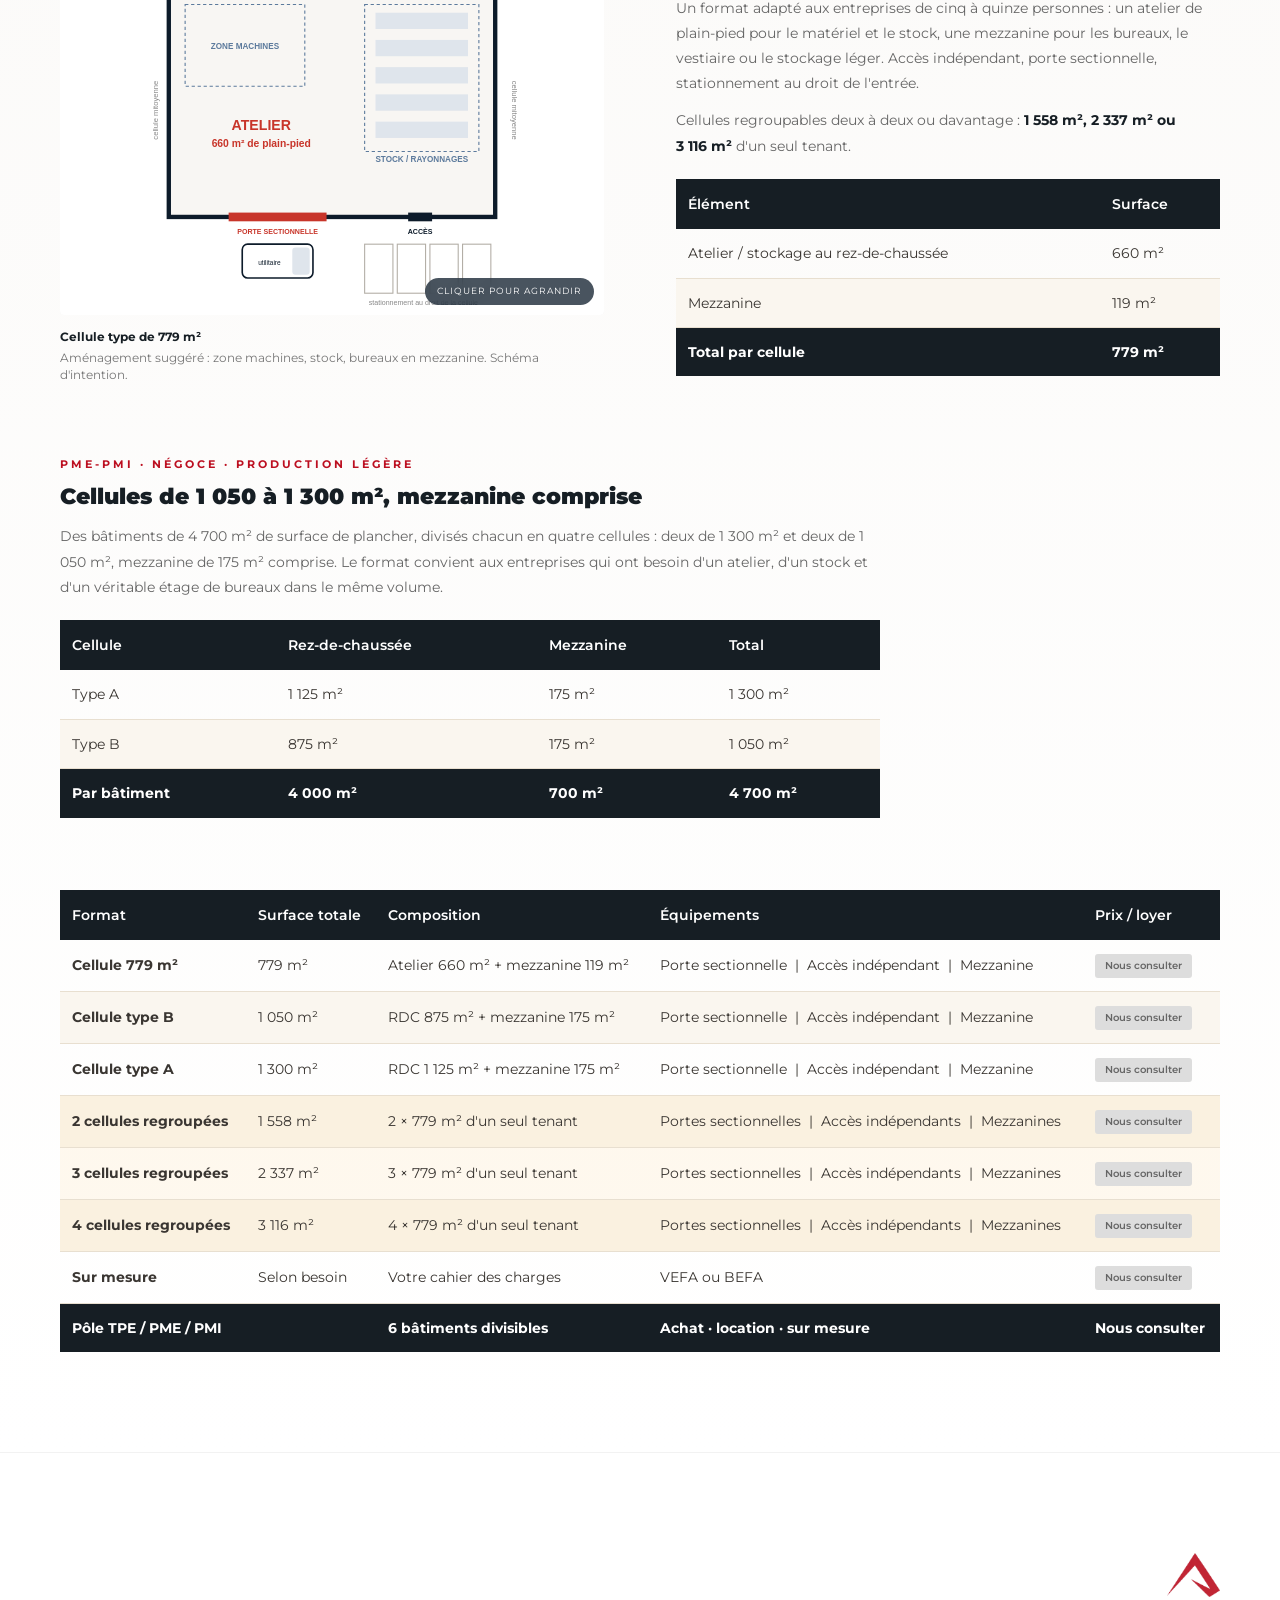
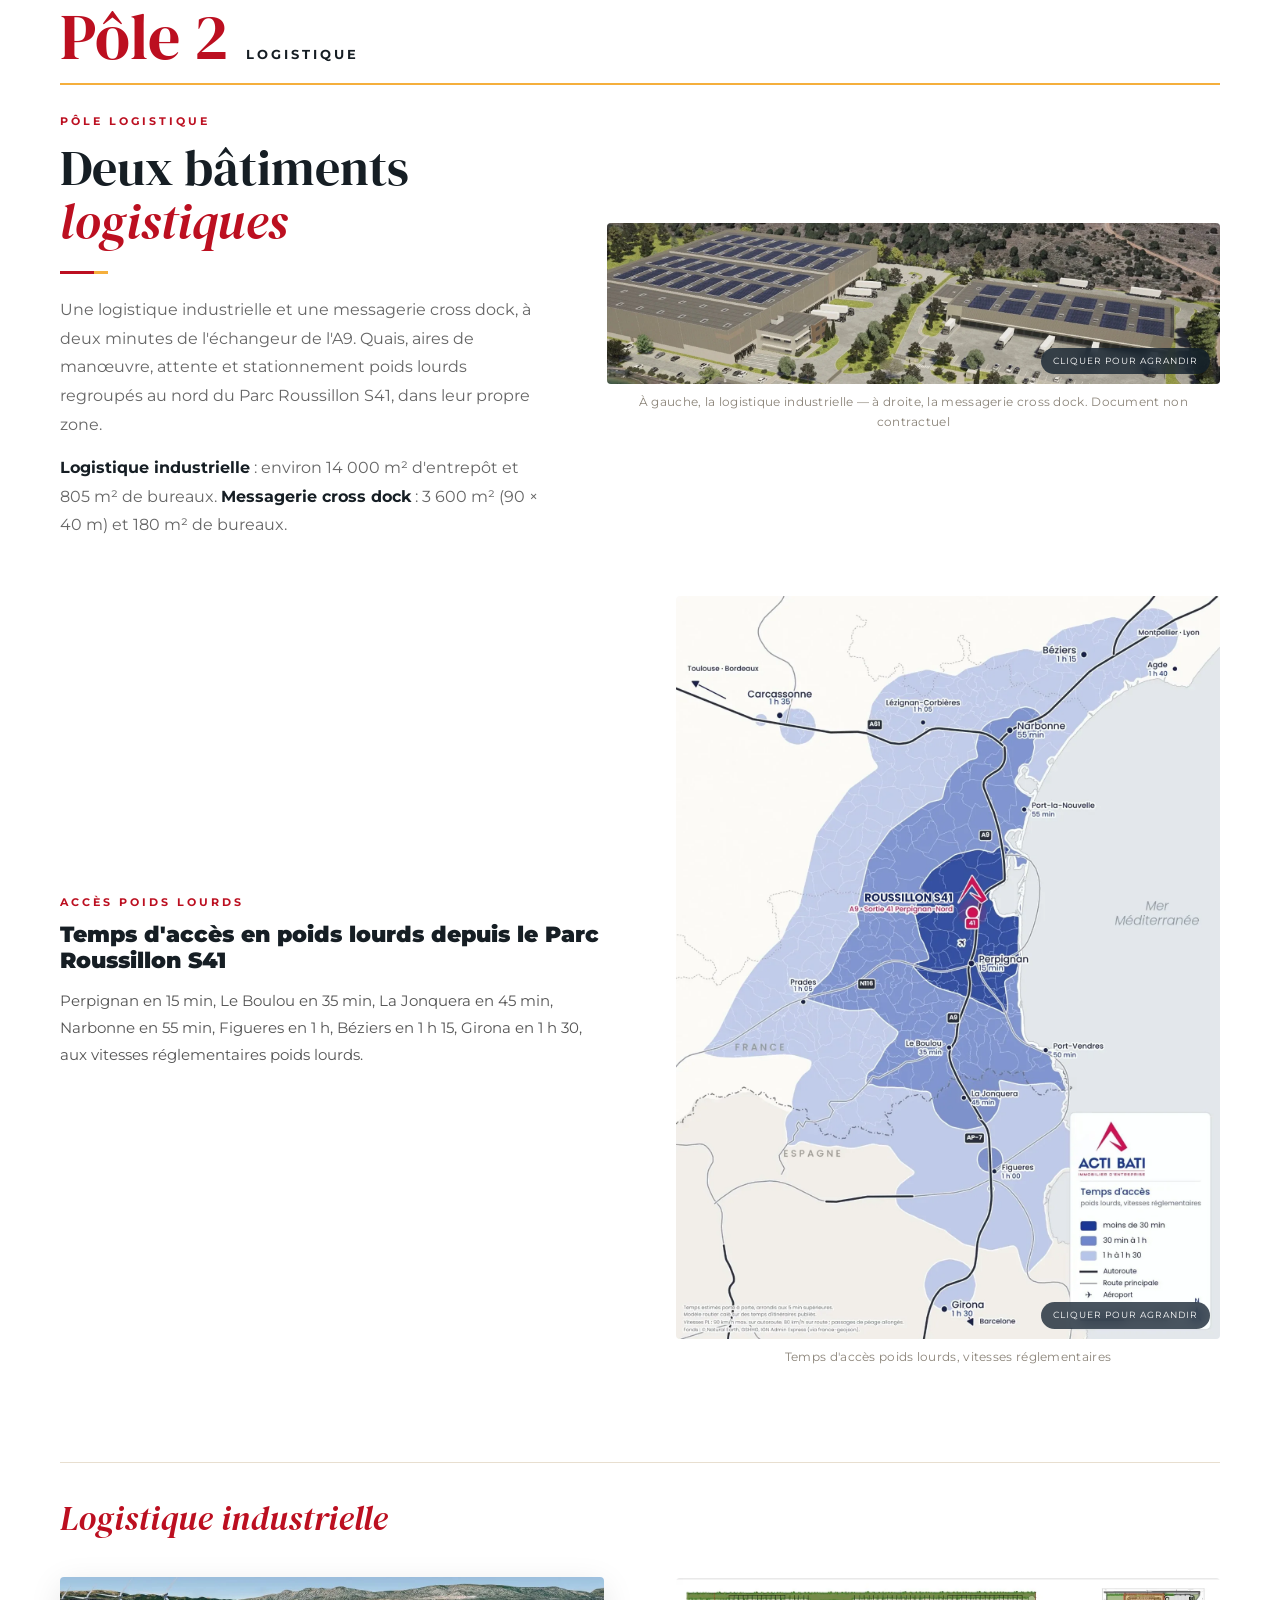
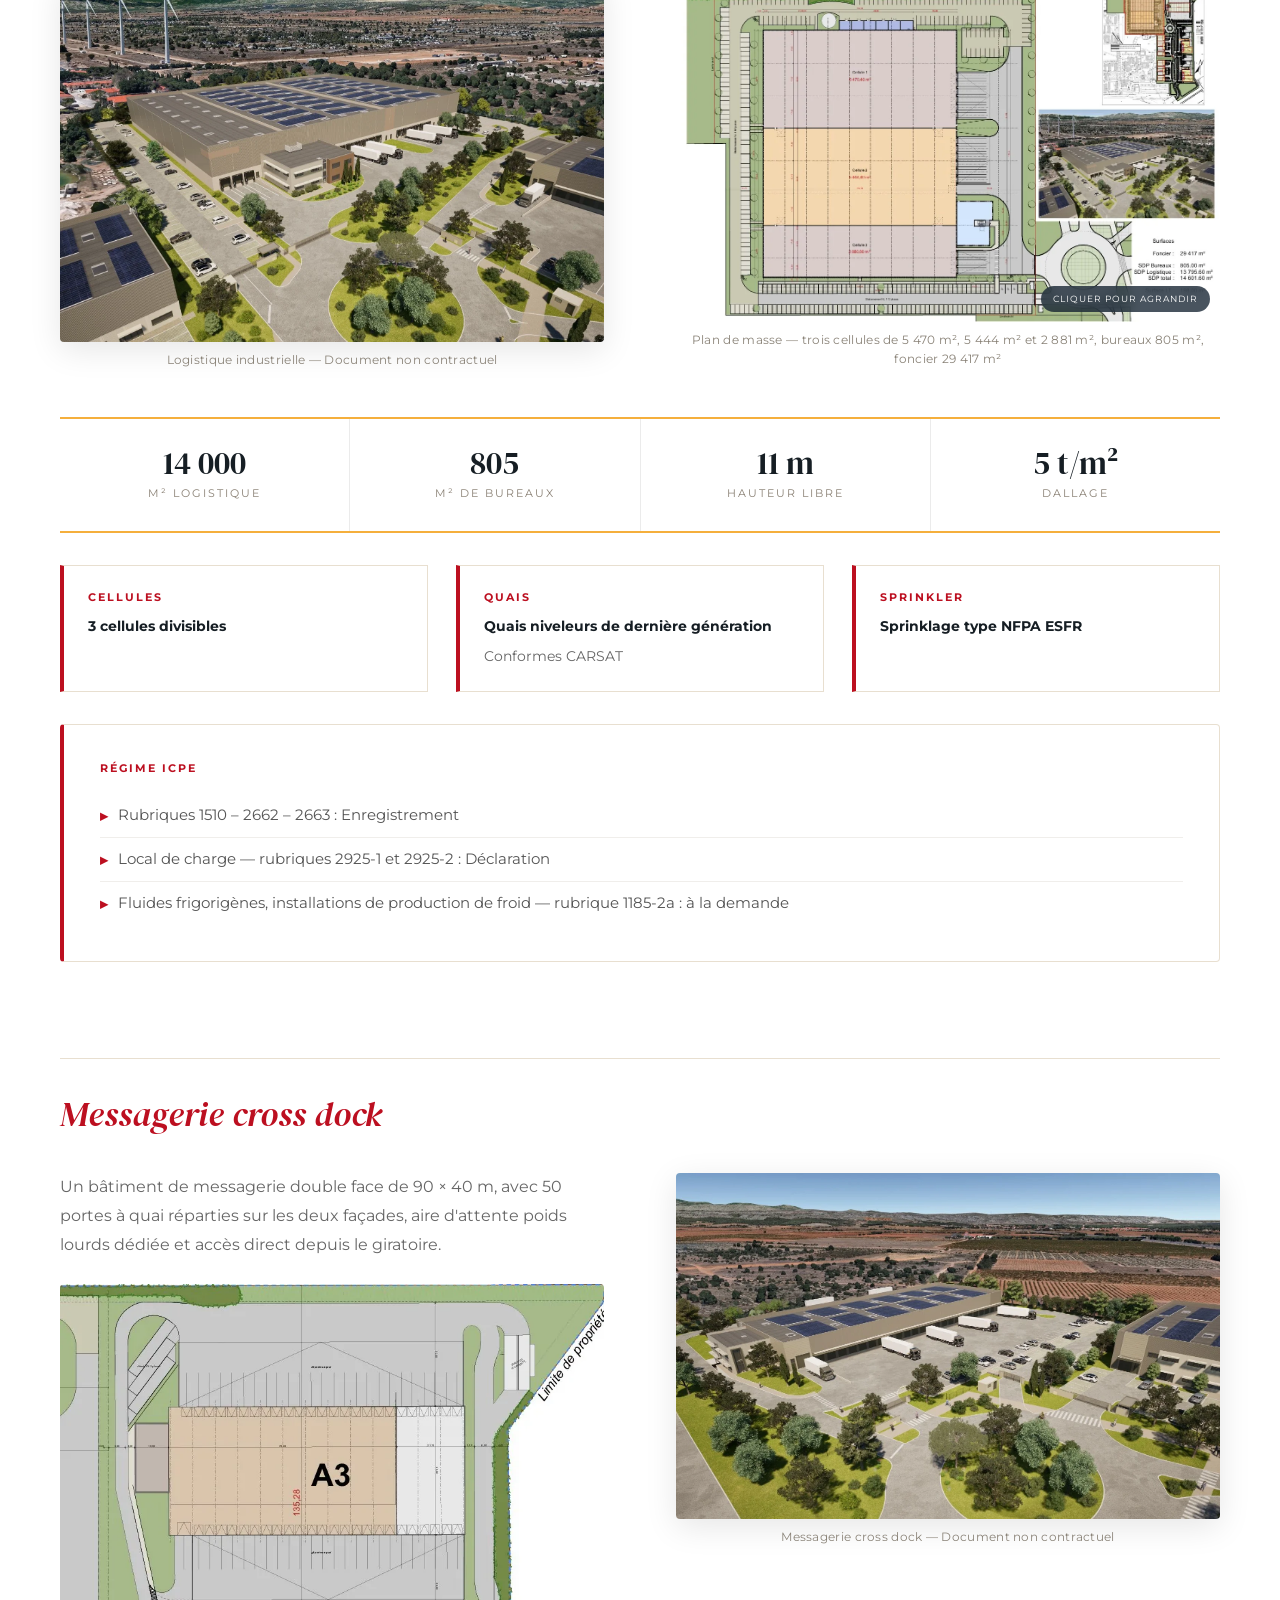
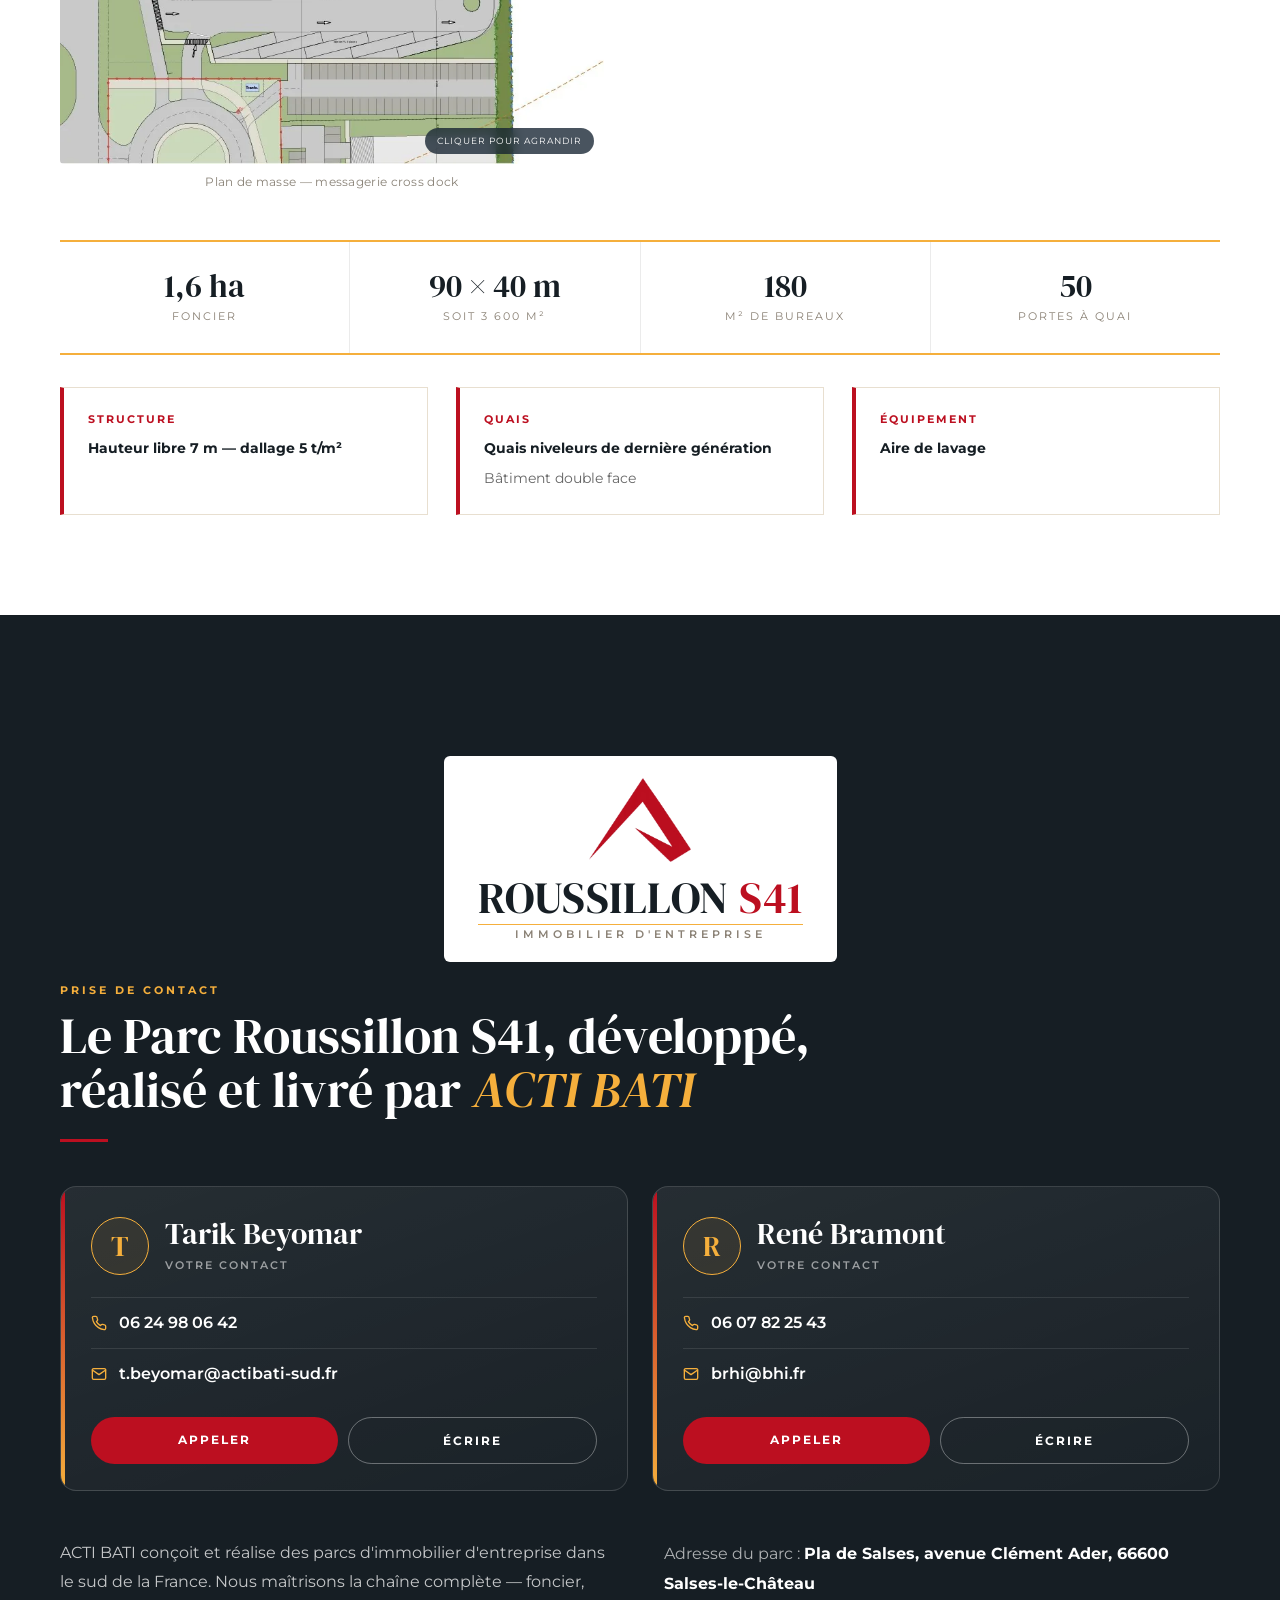
<file: roussillon41/index.html>
<!DOCTYPE html>
<html lang="fr">
<head>
<meta charset="UTF-8">
<meta name="viewport" content="width=device-width, initial-scale=1.0">
<title>Parc Roussillon S41 — Pla de Salses</title>
<meta name="description" content="Parc Roussillon S41 à Pla de Salses : 9,7 ha, 34 900 m² de bâtiments d'activités neufs en vitrine sur l'A9 (sortie 41). Pôle TPE / PME / PMI et pôle logistique. Achat, location ou sur mesure.">
<meta property="og:type" content="website">
<meta property="og:title" content="Parc Roussillon S41 — Pla de Salses">
<meta property="og:description" content="Parc Roussillon S41 à Pla de Salses : 9,7 ha, 34 900 m² de bâtiments d'activités neufs en vitrine sur l'A9 (sortie 41). Pôle TPE / PME / PMI et pôle logistique. Achat, location ou sur mesure.">
<meta property="og:image" content="https://actibati-sud.fr/assets/og-roussillon41.jpg">
<meta property="og:url" content="https://actibati-sud.fr/roussillon41/">
<meta name="theme-color" content="#161E24">
<link rel="icon" type="image/png" href="../assets/mark.png">
<link rel="canonical" href="https://actibati-sud.fr/roussillon41/">
<link rel="apple-touch-icon" href="../assets/mark.png">
<link rel="preload" as="image" href="img/roussillon41-8f1281e10d.webp" fetchpriority="high">
<style>
*, *::before, *::after { margin:0; padding:0; box-sizing:border-box; }
:root {
  --navy:#0D1B2A; --navy2:#1B2D45;
  --red:#C8352A; --red2:#E0453A;
  --light:#F8F6F3; --border:#e8e6e3; --muted:#888;
}
html { scroll-behavior:smooth; }
body { font-family:-apple-system,BlinkMacSystemFont,'Segoe UI',Roboto,sans-serif; background:white; color:#333; line-height:1.6; }

/* NAV */
nav { position:fixed; top:0; left:0; right:0; z-index:1000; display:flex; align-items:center; justify-content:space-between; padding:0 60px; height:70px; background:white; border-bottom:1px solid #eee; transition:box-shadow 0.3s; }
nav.scroll { box-shadow:0 2px 12px rgba(0,0,0,0.07); }
.nl { display:flex; align-items:center; gap:14px; text-decoration:none; color:var(--navy); font-weight:800; font-size:13px; letter-spacing:1px; }
.nl svg { width:38px; height:38px; }
.nlinks { display:flex; gap:24px; list-style:none; }
.nlinks a { text-decoration:none; font-size:10.5px; font-weight:600; letter-spacing:1.5px; text-transform:uppercase; color:#666; transition:color 0.2s; }
.nlinks a:hover { color:var(--red); }
.ncta { background:var(--red); color:white; border:none; cursor:pointer; padding:11px 26px; font-size:10px; font-weight:700; letter-spacing:2px; text-transform:uppercase; transition:background 0.2s; }
.ncta:hover { background:var(--red2); }
.burger { display:none; flex-direction:column; gap:5px; cursor:pointer; padding:8px; border:none; background:none; }
.burger span { display:block; width:22px; height:2px; background:var(--navy); transition:all 0.3s; }
.mob-menu { display:none; position:fixed; top:56px; left:0; right:0; background:white; box-shadow:0 4px 20px rgba(0,0,0,0.1); z-index:999; padding:20px 20px; flex-direction:column; gap:0; }
.mob-menu a { display:block; padding:14px 0; font-size:12px; font-weight:700; letter-spacing:2px; text-transform:uppercase; color:var(--navy); text-decoration:none; border-bottom:1px solid var(--border); }
.mob-menu a:last-child { border-bottom:none; }
.mob-menu.open { display:flex; }

/* HERO */
#hero { position:relative; height:100vh; min-height:700px; display:flex; align-items:center; justify-content:center; overflow:hidden; padding-top:70px; }
.hero-bg { position:absolute; inset:0; top:70px; background-size:cover; background-position:center top; filter:brightness(1); }
.hero-ov { position:absolute; inset:0; top:70px; background:linear-gradient(180deg, rgba(13,27,42,0.1) 0%, rgba(13,27,42,0.5) 70%, rgba(13,27,42,0.75) 100%); }
.hero-c { position:relative; z-index:2; text-align:center; max-width:960px; color:white; padding:0 40px; animation:fu 0.9s ease-out; }
.htag { display:inline-block; background:var(--red); font-size:10px; font-weight:700; letter-spacing:2px; text-transform:uppercase; padding:8px 18px; margin-bottom:28px; }
h1 { font-size:clamp(42px,6.5vw,88px); font-weight:900; line-height:0.95; letter-spacing:-2px; margin-bottom:20px; }
h1 em { color:var(--red); font-style:normal; display:block; }
.hsub { font-size:13px; letter-spacing:2px; color:rgba(255,255,255,0.7); text-transform:uppercase; margin-bottom:44px; }
.hstats { display:flex; gap:48px; justify-content:center; flex-wrap:wrap; }
.hstat .v { font-size:34px; font-weight:900; line-height:1; }
.hstat .v sup { font-size:14px; font-weight:400; opacity:0.7; }
.hstat .l { font-size:9px; letter-spacing:1.5px; color:rgba(255,255,255,0.5); text-transform:uppercase; margin-top:5px; }
@keyframes fu { from { opacity:0; transform:translateY(28px); } to { opacity:1; transform:none; } }
.scroll-down { position:absolute; bottom:32px; left:50%; transform:translateX(-50%); z-index:2; font-size:9px; letter-spacing:2px; text-transform:uppercase; color:rgba(255,255,255,0.3); animation:sd 2.5s infinite; }
@keyframes sd { 0%,100% { transform:translateX(-50%); } 50% { transform:translateX(-50%) translateY(8px); } }

/* SECTIONS */
section { padding:100px 60px; }
.ey { font-size:9.5px; font-weight:700; letter-spacing:3px; text-transform:uppercase; color:var(--red); margin-bottom:10px; }
h2 { font-size:clamp(28px,4vw,50px); font-weight:900; line-height:1.05; letter-spacing:-1px; color:var(--navy); }
h2 em { color:var(--red); font-style:normal; }
.rline { width:48px; height:3px; background:var(--red); margin:22px 0; }
.desc { font-size:15px; line-height:1.8; color:#666; max-width:700px; }

/* GRID */
.g2 { display:grid; grid-template-columns:1fr 1fr; gap:72px; align-items:start; margin-top:56px; }
.g3 { display:grid; grid-template-columns:repeat(3,1fr); gap:28px; margin-top:56px; }
.g4 { display:grid; grid-template-columns:repeat(2,1fr); gap:24px; margin-top:48px; }

/* CARDS */
.card { background:var(--light); border:1px solid var(--border); padding:28px; border-left:4px solid var(--red); transition:box-shadow 0.25s; }
.card:hover { box-shadow:0 6px 20px rgba(0,0,0,0.07); }
.c-ey { font-size:9px; font-weight:700; letter-spacing:2px; color:var(--red); text-transform:uppercase; margin-bottom:8px; }
.c-val { font-size:30px; font-weight:900; color:var(--navy); line-height:1; }
.c-val small { font-size:14px; font-weight:300; color:var(--muted); }
.c-desc { font-size:12.5px; color:#666; margin-top:8px; line-height:1.5; }
.card-white { background:white; border:1px solid var(--border); border-left:4px solid var(--red); padding:24px; }

/* LIST */
.blist { list-style:none; margin-top:16px; }
.blist li { display:flex; align-items:flex-start; gap:10px; padding:9px 0; font-size:13.5px; color:#555; border-bottom:1px solid #f0eeeb; line-height:1.6; }
.blist li::before { content:'▸'; color:var(--red); font-weight:bold; flex-shrink:0; margin-top:1px; }
.blist li:last-child { border-bottom:none; }

/* IMAGES */
img.fi { width:100%; display:block; border-radius:4px; box-shadow:0 8px 32px rgba(0,0,0,0.1); }
.ilab { font-size:9.5px; color:#aaa; margin-top:8px; text-align:center; letter-spacing:0.3px; }

/* ZOOM */
.zoom-wrap { position:relative; overflow:hidden; cursor:zoom-in; border-radius:4px; background:#f0f0f0; }
.zoom-wrap img { width:100%; display:block; transition:transform 0.35s ease; transform-origin:center center; }
.zoom-wrap.zoomed { cursor:zoom-out; }
.zoom-wrap.zoomed img { transform:scale(2.5); }
.zoom-label { position:absolute; bottom:10px; right:10px; background:rgba(13,27,42,0.75); color:white; font-size:9px; letter-spacing:1px; padding:5px 10px; text-transform:uppercase; pointer-events:none; }

/* TABLE */
.table-wrap { overflow-x:auto; margin-top:32px; }
table { width:100%; border-collapse:collapse; font-size:13px; }
table th { background:var(--navy); color:white; padding:14px 12px; text-align:left; font-weight:600; }
table td { padding:13px 12px; border-bottom:1px solid var(--border); }
table tbody tr:nth-child(even) { background:var(--light); }
table tbody tr:hover { background:#f0eeeb; }
table .total { background:var(--navy) !important; }
table .total td { color:white; font-weight:600; border:none; }
.badge { display:inline-block; background:var(--red); color:white; padding:4px 10px; border-radius:3px; font-size:10px; font-weight:600; }
.badge-grey { display:inline-block; background:#ddd; color:#666; padding:4px 10px; border-radius:3px; font-size:10px; font-weight:600; }

/* COMPANY LOGOS ZONE */
.companies { display:flex; flex-wrap:wrap; gap:16px; margin-top:28px; }
.co-chip { background:var(--light); border:1px solid var(--border); padding:10px 20px; font-size:11px; font-weight:700; color:var(--navy); letter-spacing:1px; text-transform:uppercase; border-radius:2px; }

/* REVEAL */
.rv { opacity:0; transform:translateY(24px); }
.rv.visible { animation:rv 0.55s ease-out forwards; }
@keyframes rv { to { opacity:1; transform:none; } }

/* CONTACT */
#contact { background:var(--navy); color:white; padding:100px 60px; }
#contact h2 { color:white; }
#contact .rline { background:var(--red); }
#contact .desc { color:rgba(255,255,255,0.75); max-width:100%; }
.ct-btn { display:inline-block; background:var(--red); color:white; padding:14px 32px; margin-top:24px; text-decoration:none; font-weight:700; font-size:11px; letter-spacing:2px; text-transform:uppercase; transition:background 0.2s; }
.ct-btn:hover { background:var(--red2); }


/* ── Section separators ── */
section { border-top: 1px solid rgba(0,0,0,0.05); }
#hero { border-top: none; }

/* ── Numbers / stat accent ── */
.stat-row { display:flex; gap:0; margin-top:48px; border-top:2px solid var(--red); border-bottom:2px solid var(--red); }
.stat-item { flex:1; padding:28px 20px; border-right:1px solid rgba(0,0,0,0.08); text-align:center; }
.stat-item:last-child { border-right:none; }
.stat-item .sv { font-size:32px; font-weight:900; color:var(--navy); line-height:1; }
.stat-item .sl { font-size:9px; color:var(--muted); text-transform:uppercase; letter-spacing:2px; margin-top:6px; }

/* ── Pull quote accent ── */
.pull-quote { border-left:4px solid var(--red); padding:20px 28px; background:white; margin:40px 0; font-size:16px; color:var(--navy); font-weight:500; line-height:1.6; }

/* ── Section intro badge ── */
.section-badge { display:inline-block; background:var(--navy); color:white; font-size:9px; letter-spacing:2px; text-transform:uppercase; padding:6px 14px; margin-bottom:20px; }

footer { background:#111; color:#666; padding:40px 60px; display:flex; justify-content:space-between; align-items:center; font-size:11px; line-height:1.9; }
footer strong { color:#999; }
footer a { color:var(--red); text-decoration:none; }

@media(max-width:1024px) {
  section { padding:60px 30px; }
  nav { padding:0 30px; }
  .g2 { grid-template-columns:1fr; gap:40px; }
  .g3 { grid-template-columns:1fr 1fr; }
  .g4 { grid-template-columns:1fr 1fr; }
  footer { flex-direction:column; gap:12px; padding:30px; }
}
@media(max-width:640px) {
  nav { padding:0 16px; height:56px; }
  section { padding:48px 16px; }
  .nlinks { display:none !important; }
  .ncta { display:none !important; }
  .burger { display:flex !important; }
  .mob-menu.open { display:flex !important; }

  /* Hero */
  #hero { min-height:100svh; padding-top:56px; }
  .hero-c { padding:0 20px; }
  h1 { font-size:clamp(32px,10vw,52px); letter-spacing:-1px; }
  .hsub { font-size:11px; margin-bottom:28px; }
  .hstats { flex-direction:column; gap:16px; align-items:center; }
  .hstat { text-align:center; padding:0; }
  .hstat .v { font-size:26px; }

  /* Force all grids to single column — important overrides inline styles */
  .g2, .g3, .g4 { grid-template-columns:1fr !important; gap:20px !important; }

  /* Headings */
  h2 { font-size:clamp(24px,7vw,36px); }
  h3 { font-size:14px !important; }

  /* Stats row */
  .stat-row { flex-direction:column; }
  .stat-item { padding:20px; border-right:none !important; border-bottom:1px solid var(--border); }
  .stat-item:last-child { border-bottom:none; }
  .stat-item .sv { font-size:26px; }

  /* Cards */
  .card-white { padding:16px; }
  .c-val { font-size:22px !important; }

  /* Pull quote */
  .pull-quote { font-size:13px; padding:14px 16px; }

  /* Contact */
  #contact { padding:60px 20px; }

  /* Companies */
  .companies { gap:10px; }
  .co-chip { padding:8px 12px; font-size:10px; }

  /* Table */
  .table-wrap { margin-top:16px; }
  table { font-size:11px; }
  table th, table td { padding:9px 6px; }

  /* Images */
  img { max-width:100% !important; height:auto !important; }

  /* Footer */
  footer { padding:24px 16px; text-align:center; flex-direction:column; gap:10px; font-size:10px; }

  /* Text */
  .desc { font-size:14px; }
  .blist li { font-size:13px; }

  /* Lightbox close */
  .lb-close { top:12px; right:12px; font-size:22px; }
}
</style>
<link rel="preconnect" href="https://fonts.googleapis.com">
<link rel="preconnect" href="https://fonts.gstatic.com" crossorigin>
<link rel="stylesheet" href="https://fonts.googleapis.com/css2?family=DM+Serif+Display&family=Montserrat:wght@400;500;600;700;800&display=swap">
<style>
/* DA Roussillon S41 — catalane : sang et or, ink du logo, sable méditerranéen */
:root {
  --navy:#161E24; --navy2:#27323B;
  --red:#BC0F20; --red2:#D4202A;
  --gold:#F5AF3C; --gold2:#E39A22;
  --light:#FAF6EF; --sand2:#F3EBDD; --border:#E8DFD0; --muted:#8A8175;
  --serif:'DM Serif Display', Georgia, 'Times New Roman', serif;
  --sans:'Montserrat', -apple-system, 'Segoe UI', Roboto, sans-serif;
}
body { font-family:var(--sans); color:#3A3632; background:#fff; }
h1, h2 { font-family:var(--serif); font-weight:400; letter-spacing:0; text-wrap:balance; }
h1 { letter-spacing:0.5px; line-height:1; }
h1 .h41 { color:var(--red2); }
h2 { line-height:1.08; }
h2 em { color:var(--red); font-style:italic; }
.ey, .c-ey { color:var(--red); }
.htag { background:var(--red); }
.hsub { color:rgba(255,255,255,0.8); }
.hero-ov { background:linear-gradient(180deg, rgba(22,30,36,0.15) 0%, rgba(22,30,36,0.5) 65%, rgba(22,30,36,0.8) 100%); }
/* Senyera : 9 bandes, or et sang */
.rline { width:48px; height:3px; background:linear-gradient(90deg, var(--red) 0 70%, var(--gold) 70% 100%); }
.senyera-band { position:absolute; left:0; right:0; bottom:0; height:8px; z-index:3; background:repeating-linear-gradient(180deg, var(--gold) 0 0.89px, var(--red) 0.89px 1.78px); }
nav { border-bottom:2px solid var(--gold); }

.ncta, .ct-btn { background:var(--red); }
.card { background:var(--light); border-left:4px solid var(--gold); }
.card-white { border-left:4px solid var(--red); }
.c-val { font-family:var(--serif); font-weight:400; }
.stat-row { border-top:2px solid var(--gold); border-bottom:2px solid var(--gold); }
.stat-item .sv { font-family:var(--serif); font-weight:400; }
.hstat .v { font-family:var(--serif); font-weight:400; }
.section-badge { background:var(--navy); }
.pull-quote { border-left-color:var(--gold); font-family:var(--serif); font-size:20px; }
.blist li::before { color:var(--red); }
table th { background:var(--navy); }
#contact { background:var(--navy); position:relative; }
#contact .ey { color:var(--gold) !important; }
#contact h2 em { color:var(--gold); }
.logo-plate { display:inline-block; background:#fff; padding:22px 34px; border-radius:6px; }
footer { background:#0F1418; border-top:1px solid rgba(245,175,60,0.4); }
footer a { color:var(--gold); }
@media (max-width:768px) {
  .nl img { height:44px !important; }
  #contact .logo-plate img { height:96px !important; }
  #hero h1 { font-size:40px !important; }
  .pull-quote { font-size:18px !important; }
}
</style>
<style>
/* Logo Roussillon S41 en texte (corrige l'orthographe du logo image) */
.r41-logo{display:inline-flex;align-items:center;gap:10px;line-height:1}
.r41-logo img{height:40px!important;width:auto!important;max-width:none!important}
.r41-txt{display:flex;flex-direction:column;gap:4px}
.r41-word{font-family:var(--serif);font-size:24px;color:var(--navy);letter-spacing:.5px;white-space:nowrap}
.r41-word b{font-weight:400;color:var(--red)}
.r41-sub{font-family:var(--sans);font-size:8.5px;font-weight:600;letter-spacing:2.6px;text-transform:uppercase;color:var(--muted);padding-top:4px;border-top:1px solid var(--gold);white-space:nowrap}
.r41-big{flex-direction:column;gap:14px;text-align:center}
.r41-big img{height:84px!important}
.r41-big .r41-word{font-size:44px}
.r41-big .r41-sub{font-size:11px;letter-spacing:4px}
.nlinks{gap:20px}
.nlinks a{white-space:nowrap}
@media (max-width:1280px){.nlinks{gap:14px}.nlinks a{font-size:10.5px!important;letter-spacing:1px}}
@media (max-width:1100px){.nlinks{display:none!important}.burger{display:flex!important}.ncta{display:none!important}}
@media (max-width:768px){.r41-logo img{height:30px!important}.r41-word{font-size:18px}.r41-sub{display:none}.r41-big img{height:64px!important}.r41-big .r41-word{font-size:32px}.r41-big .r41-sub{display:block;font-size:9px;letter-spacing:2px}}
</style>
<style>
.nl{margin-right:24px}
@media (max-width:1560px){.ncta{display:none!important}}
@media (max-width:1320px){.nlinks{gap:12px!important}.nlinks a{letter-spacing:.8px!important;font-size:10.5px!important}}
.ey-big{font-size:16px!important;letter-spacing:3.5px!important;margin-bottom:14px!important}
.tr-group td{background:rgba(245,175,60,.08)}
@media print{.ey-big{font-size:13pt!important}.tr-group td{background:none!important}}
</style>
<style>
/* Section vitrine A9 */
section.vitrine{position:relative;padding:0!important;min-height:640px;display:flex;align-items:center;overflow:hidden;background:var(--navy);border-top:0}
.vitrine-media{position:absolute;inset:0}
.vitrine-media img{width:100%!important;height:100%!important;max-width:none!important;object-fit:cover;object-position:center 100%;display:block}
section.vitrine::after{content:"";position:absolute;inset:0;z-index:1;pointer-events:none;background:linear-gradient(90deg,rgba(22,30,36,.94) 0%,rgba(22,30,36,.8) 36%,rgba(22,30,36,.1) 60%,rgba(22,30,36,0) 100%)}
.vitrine-c{position:relative;z-index:2;max-width:640px;padding:110px 60px;color:#fff}
.vitrine h2{color:#fff}
.vitrine h2 em{color:var(--gold)}
.vitrine .ey{color:var(--gold)}
.vitrine-lead{font-size:18px;line-height:1.75;color:rgba(255,255,255,.88);margin:0}
.vitrine-points{list-style:none;margin:32px 0 0;padding:0;display:grid;gap:18px}
.vitrine-points li{border-left:3px solid var(--gold);padding:2px 0 2px 18px}
.vitrine-points strong{display:block;font-family:var(--serif);font-weight:400;font-size:22px;color:#fff;line-height:1.2;margin-bottom:4px}
.vitrine-points span{font-size:14.5px;line-height:1.6;color:rgba(255,255,255,.75)}
.vitrine-tag{position:absolute;z-index:3;left:49%;bottom:5%;background:var(--red);color:#fff;font-size:12px;font-weight:700;letter-spacing:2px;text-transform:uppercase;padding:9px 16px;border-radius:40px;box-shadow:0 8px 24px rgba(0,0,0,.3)}
@media (max-width:900px){
  section.vitrine{display:block;min-height:0}
  .vitrine-media{position:relative;height:260px}
  section.vitrine::after{display:none}
  .vitrine-c{padding:48px 20px 56px;max-width:none;background:var(--navy)}
  .vitrine-tag{left:auto;right:16px;bottom:16px;font-size:10px;padding:7px 12px}
  .vitrine-media img{object-position:center 100%}
  .vitrine-lead{font-size:16px}
  .vitrine-points strong{font-size:19px}
}
@media print{
  section.vitrine{display:grid!important;grid-template-columns:1fr 1.15fr;gap:26px;align-items:center;min-height:0;background:#fff!important;padding:2mm 1mm 0!important}
  section.vitrine::after,.vitrine-tag{display:none!important}
  .vitrine-media{position:static;order:2}
  .vitrine-media img{height:auto!important;max-height:120mm;object-fit:contain}
  .vitrine-c{order:1;padding:0;max-width:none;color:var(--navy);background:none!important}
  .vitrine h2{color:var(--navy)!important}
  .vitrine h2 em{color:var(--red)!important}
  .vitrine .ey{color:var(--red)!important}
  .vitrine-lead{color:#4a4f5c!important;font-size:11.5pt}
  .vitrine-points li{border-left-color:var(--red)}
  .vitrine-points strong{color:var(--navy)!important;font-size:15pt}
  .vitrine-points span{color:#4a4f5c!important;font-size:10pt}
}
</style>
<style>
/* Fiches contact */
.ct-cards{display:grid;grid-template-columns:1fr 1fr;gap:24px;margin-top:44px}
.ct-card{background:linear-gradient(160deg,rgba(255,255,255,.07),rgba(255,255,255,.02));border:1px solid rgba(255,255,255,.14);border-radius:16px;padding:30px 30px 26px;position:relative;overflow:hidden}
.ct-card::before{content:"";position:absolute;left:0;top:0;bottom:0;width:4px;background:linear-gradient(180deg,var(--red),var(--gold))}
.ct-head{display:flex;align-items:center;gap:16px;margin-bottom:22px}
.ct-mono{flex:none;width:58px;height:58px;border-radius:50%;display:flex;align-items:center;justify-content:center;font-family:var(--serif);font-size:28px;color:var(--gold);border:1.5px solid var(--gold);background:rgba(245,175,60,.08)}
.ct-name{font-family:var(--serif);font-size:30px;line-height:1;color:#fff}
.ct-role{font-size:11px;font-weight:600;letter-spacing:2px;text-transform:uppercase;color:rgba(255,255,255,.55);margin-top:8px}
.ct-line{display:flex;align-items:center;gap:12px;padding:12px 0;border-top:1px solid rgba(255,255,255,.1);color:#fff;text-decoration:none;font-size:16px;font-weight:600}
.ct-line svg{flex:none;color:var(--gold)}
.ct-line:hover{color:var(--gold)}
.ct-actions{display:flex;gap:10px;margin-top:18px}
.ct-a{flex:1;text-align:center;padding:13px 10px;border-radius:40px;font-size:12px;font-weight:700;letter-spacing:2px;text-transform:uppercase;text-decoration:none;transition:background .2s,color .2s,border-color .2s}
.ct-a-call{background:var(--red);color:#fff}
.ct-a-call:hover{background:var(--red2)}
.ct-a-mail{border:1px solid rgba(255,255,255,.35);color:#fff}
.ct-a-mail:hover{border-color:var(--gold);color:var(--gold)}
@media (max-width:768px){
  .ct-cards{grid-template-columns:1fr;gap:16px;margin-top:28px}
  .ct-card{padding:24px 20px 20px}
  .ct-name{font-size:26px}
  .ct-line{font-size:15px;word-break:break-all}
}
@media print{
  .ct-cards{grid-template-columns:1fr 1fr!important;gap:14px!important;margin-top:16px!important}
  .ct-card{background:#fff!important;border:1px solid var(--border)!important;border-radius:6px;padding:14px 18px!important;break-inside:avoid}
  .ct-card::before{background:var(--red)!important}
  .ct-mono{width:40px;height:40px;font-size:18pt;color:var(--red)!important;border-color:var(--red)!important;background:none!important}
  .ct-name{color:var(--navy)!important;font-size:20pt}
  .ct-role{color:var(--muted)!important}
  .ct-head{margin-bottom:10px}
  .ct-line{color:var(--navy)!important;border-color:var(--border)!important;font-size:12pt;padding:6px 0}
  .ct-line svg{color:var(--red)!important}
  .ct-actions{display:none!important}
  .ct-info{margin-top:14px!important}
}
</style>
<style>
/* Badge ZFRR du hero */
.hero-zfrr{display:inline-flex;align-items:center;gap:14px;flex-wrap:wrap;justify-content:center;margin:0 auto 40px;padding:10px 22px 10px 10px;border-radius:50px;background:rgba(255,255,255,.1);border:1px solid rgba(245,175,60,.55);backdrop-filter:blur(8px);color:#fff;text-decoration:none;transition:background .25s,border-color .25s,transform .25s}
.hero-zfrr:hover{background:rgba(255,255,255,.18);border-color:var(--gold);transform:translateY(-2px)}
.hz-tag{background:var(--gold);color:var(--navy);font-size:11px;font-weight:800;letter-spacing:2px;text-transform:uppercase;padding:8px 14px;border-radius:40px}
.hz-txt{font-size:15px;letter-spacing:.3px}
.hz-txt strong{color:var(--gold);font-weight:700}
.hz-note{font-size:10px;letter-spacing:1.5px;text-transform:uppercase;color:rgba(255,255,255,.55)}
@media (max-width:768px){
  .hero-zfrr{flex-direction:column;gap:8px;padding:14px 18px;border-radius:18px;margin-bottom:28px}
  .hz-txt{font-size:13.5px;text-align:center}
}
@media print{
  .hero-zfrr{display:inline-flex!important;margin:3mm 0 0!important;padding:2mm 4mm 2mm 2mm!important;background:none!important;border:1px solid var(--red)!important;color:var(--navy)!important;backdrop-filter:none!important}
  .hz-tag{background:var(--red)!important;color:#fff!important;font-size:7.5pt}
  .hz-txt{font-size:10pt;color:var(--navy)!important}
  .hz-txt strong{color:var(--red)!important}
  .hz-note{color:var(--muted)!important;font-size:7pt}
}
</style>
<link rel="stylesheet" href="../assets/plaquette.css">
<link rel="stylesheet" href="../assets/print.css">
</head>
<body data-pdf="../pdf/Parc-Roussillon-S41.pdf" data-url="actibati-sud.fr/roussillon41" data-tel="+33624980642" data-mail="t.beyomar@actibati-sud.fr" data-cc="brhi@bhi.fr" data-subject="Roussillon S41 - Demande d'information">

<!-- NAV -->
<nav id="nav">
  <a href="#hero" class="nl">
    <span class="r41-logo" role="img" aria-label="Roussillon S41 — Immobilier d'entreprise"><img width="300" height="249" src="img/roussillon41-2d8fcd6968.webp" alt=""><span class="r41-txt"><span class="r41-word">ROUSSILLON <b>S41</b></span><span class="r41-sub">Immobilier d'entreprise</span></span></span>
  </a>
  <ul class="nlinks">
    <li><a href="#programme">Le Parc S41</a></li>
    <li><a href="#fiscal">Avantages fiscaux</a></li>
    <li><a href="#localisation">Localisation</a></li>
    <li><a href="#artisans">TPE / PME / PMI</a></li>
    <li><a href="#logistique">Logistique</a></li>
    <li><a href="#contact">Contact</a></li>
  </ul>
  <div class="pq-nav-right"><a class="pq-home" href="../" aria-label="Tous les programmes Acti Bati"><svg width="14" height="14" viewBox="0 0 24 24" fill="none" stroke="currentColor" stroke-width="2.4" stroke-linecap="round" stroke-linejoin="round" aria-hidden="true"><path d="M19 12H5M11 18l-6-6 6-6"/></svg><span>Programmes</span></a><button class="ncta" onclick="document.getElementById('contact').scrollIntoView({behavior:'smooth'})">Nous contacter</button></div>
  <button class="burger" id="burger" aria-label="Menu" aria-controls="mobMenu" onclick="toggleMenu()">
    <span></span><span></span><span></span>
  </button>
</nav>
<div class="mob-menu" id="mobMenu">
  <a href="../" class="pq-home-m">← Tous les programmes</a>
  <a href="#programme" onclick="closeMenu()">Le Parc S41</a>
  <a href="#fiscal" onclick="closeMenu()">Avantages fiscaux</a>
  <a href="#localisation" onclick="closeMenu()">Localisation</a>
  <a href="#artisans" onclick="closeMenu()">TPE / PME / PMI</a>
  <a href="#logistique" onclick="closeMenu()">Logistique</a>
  <a href="#contact" onclick="closeMenu()">Contact</a>
</div>
<script>
function toggleMenu(){document.getElementById('mobMenu').classList.toggle('open');}
function closeMenu(){document.getElementById('mobMenu').classList.remove('open');}
</script>

<!-- HERO -->
<section id="hero" style="position:relative;">
<div class="hero-bg" style="background-image:url('img/roussillon41-8f1281e10d.webp'); background-position:center 60%;"></div>
  <div class="hero-ov"></div>
  <div class="hero-c">
    <div class="htag">Pla de Salses</div>
    <h1 style="font-size:clamp(34px,5.4vw,78px);">PARC ROUSSILLON <span class="h41">S41</span></h1>
    <p class="hsub"><strong style="color:white; font-weight:800;">Un parc moderne et sécurisé</strong>, au service des entrepreneurs et du territoire</p>
    <a class="hero-zfrr" href="#fiscal"><span class="hz-tag">Zone ZFRR</span><span class="hz-txt">Jusqu'à <strong>5 ans d'exonération d'impôt</strong> sur les bénéfices</span><span class="hz-note">sous conditions</span></a>
    <div class="hstats">
      <div class="hstat">
        <div class="v">9,7<sup>ha</sup></div>
        <div class="l">Foncier</div>
      </div>
      <div class="hstat">
        <div class="v">34 900<sup>m²</sup></div>
        <div class="l">Surface de plancher</div>
      </div>
      <div class="hstat">
        <div class="v">2</div>
        <div class="l">Pôles</div>
      </div>
      <div class="hstat">
        <div class="v">A9<sup>41</sup></div>
        <div class="l">Vitrine sur l'A9</div>
      </div>
    </div>
  </div>
  <div class="senyera-band" aria-hidden="true"></div>
  <div class="scroll-down">Découvrir le Parc Roussillon S41</div>
</section>

<!-- PROGRAMME -->
<section id="programme" style="background:linear-gradient(180deg, #F8F6F3 0%, #ffffff 100%);">
  <div style="display:flex; align-items:center; justify-content:flex-end; margin-bottom:8px;"><img width="300" height="249" loading="lazy" decoding="async" src="img/roussillon41-2d8fcd6968.webp" alt="" style="height:44px; width:auto; opacity:0.9;"></div>

  <div class="rv">
    <div class="ey">Le programme</div>
    <h2>Deux pôles, deux logiques de flux, <em>une seule adresse</em></h2>
    <div class="rline"></div>
    <p class="desc">9,7 hectares · 34 900 m² de surface de plancher · TPE / PME / PMI, activité artisanale et logistique.</p>
  </div>

  <div class="g2" style="margin-top:56px; align-items:center;">
    <div class="rv">
      <div class="zoom-wrap" data-label="Vue aérienne">
        <img width="1603" height="864" loading="lazy" decoding="async" src="img/roussillon41-6b61587269.webp" alt="Vue aérienne du Parc Roussillon S41 : les deux pôles">
        <div class="zoom-label">Cliquer pour agrandir</div>
      </div>
      <p class="ilab">Le Parc Roussillon S41 : pôle logistique au nord, pôle TPE / PME / PMI au sud — Document non contractuel</p>
    </div>
    <div class="rv">
      <div class="g3" style="grid-template-columns:1fr; margin-top:0; gap:16px;">
        <div class="card-white">
          <div class="c-ey">Pôle TPE / PME / PMI &amp; artisans</div>
          <div class="c-val">6<small> bâtiments</small></div>
          <div class="c-desc">Six bâtiments divisibles dédiés aux artisans, TPE, PME et PMI<br>Bâtiments sur mesure possibles<br><a href="#artisans" style="color:var(--red); font-weight:700; text-decoration:none;">Voir le pôle →</a></div>
        </div>
        <div class="card-white">
          <div class="c-ey">Pôle logistique</div>
          <div class="c-val">2<small> bâtiments</small></div>
          <div class="c-desc">Une logistique industrielle et une messagerie cross dock<br>À deux minutes de l'échangeur de l'A9<br><a href="#logistique" style="color:var(--red); font-weight:700; text-decoration:none;">Voir le pôle →</a></div>
        </div>
      </div>
    </div>
  </div>




</section>


<!-- VITRINE A9 -->
<section id="vitrine" class="vitrine">
  <div class="vitrine-media">
    <img width="1276" height="902" loading="lazy" decoding="async" src="img/roussillon41-000b29baaa.webp" alt="Le Parc Roussillon S41 vu depuis l'A9, au premier plan">
    <span class="vitrine-tag">A9 · Espagne ↔ Europe</span>
  </div>
  <div class="vitrine-c rv">
    <div class="ey">Effet vitrine</div>
    <h2>Votre entreprise <em>en vitrine sur l'A9</em></h2>
    <div class="rline"></div>
    <p class="vitrine-lead">Le Parc Roussillon S41 bénéficie d'une exposition directe sur l'A9, axe majeur entre la péninsule ibérique et le reste de l'Europe. Une implantation qui offre à votre entreprise une visibilité quotidienne, sans support publicitaire.</p>
    <ul class="vitrine-points">
      <li><strong>Exposition directe sur l'A9</strong><span>Bâtiments visibles depuis l'autoroute, sur le corridor Espagne&nbsp;–&nbsp;Europe.</span></li>
      <li><strong>Accès immédiat</strong><span>Sortie 41 Perpignan-Nord, entrée du parc à 3 km de l'échangeur, dans les deux sens et sans traverser d'agglomération.</span></li>
      <li><strong>Un cadre d'entreprise soigné</strong><span>Bâtiments neufs, toitures photovoltaïques et aménagements paysagers, dans un site clos et sécurisé.</span></li>
    </ul>
  </div>
</section>

<!-- FISCAL & FORMULES -->
<section id="fiscal" style="background:#fff;">
  <div style="display:flex; align-items:center; justify-content:flex-end; margin-bottom:8px;"><img width="300" height="249" loading="lazy" decoding="async" src="img/roussillon41-2d8fcd6968.webp" alt="" style="height:44px; width:auto; opacity:0.9;"></div>

  <div class="g2" style="margin-top:0;">
    <div class="rv">
      <div class="ey ey-big">Le levier fiscal exceptionnel</div>
      <h2>Zone France Ruralités <em>Revitalisation</em></h2>
      <div class="rline"></div>
      <div style="background:var(--navy); color:white; padding:36px; border-left:4px solid var(--red); border-radius:4px;">
        <div class="section-badge" style="background:var(--red);">ZFRR</div>
        <p style="font-size:15px; line-height:1.8; color:rgba(255,255,255,0.9);">Le site est classé en <strong style="color:white;">Zone France Ruralités Revitalisation (ZFRR)</strong>. Les entreprises qui s'y créent ou s'y implantent par reprise jusqu'au 31 décembre 2029 peuvent bénéficier de :</p>
        <ul class="blist zfrr-list" style="margin-top:14px;">
          <li style="color:rgba(255,255,255,0.9); border-color:rgba(255,255,255,0.12);"><span><strong style="color:white;">Exonération totale d'impôt sur les bénéfices pendant 5 ans</strong> (impôt sur les sociétés ou sur le revenu)</span></li>
          <li style="color:rgba(255,255,255,0.9); border-color:rgba(255,255,255,0.12);"><span><strong style="color:white;">Sortie progressive sur 3 ans</strong> : exonération de 75&nbsp;%, puis 50&nbsp;%, puis 25&nbsp;%</span></li>
          <li style="color:rgba(255,255,255,0.9); border-color:rgba(255,255,255,0.12);"><span><strong style="color:white;">Exonérations possibles de CFE et de taxe foncière</strong>, selon les décisions des collectivités</span></li>
          <li style="color:rgba(255,255,255,0.9); border-color:rgba(255,255,255,0.12);"><span>Un avantage qui s'ajoute à des <strong style="color:white;">bâtiments neufs à charges maîtrisées</strong></span></li>
        </ul>
        <p style="font-size:12px; line-height:1.7; color:rgba(255,255,255,0.55); margin-top:16px; border-top:1px solid rgba(255,255,255,0.15); padding-top:12px;">Sous conditions d'éligibilité — à valider avec votre expert-comptable.</p>
      </div>
    </div>
    <div class="rv">
      <div class="ey">Trois formules</div>
      <h2>Acquisition en VEFA, location, <em>projet sur mesure en BEFA</em></h2>
      <div class="rline"></div>
      <div class="card-white" style="margin-bottom:12px;">
        <div class="c-ey">01 — Acheter en VEFA</div>
        <div class="c-desc" style="font-size:13.5px; line-height:1.7;">Vous achetez votre cellule sur plan et devenez propriétaire de votre outil de travail.</div>
      </div>
      <div class="card-white" style="margin-bottom:12px;">
        <div class="c-ey">02 — Votre projet sur mesure</div>
        <div class="c-desc" style="font-size:13.5px; line-height:1.7;">Pour un besoin particulier, nous réalisons le bâtiment sur votre cahier des charges, à l'achat comme en location.</div>
      </div>
      <div class="card-white">
        <div class="c-ey">03 — Louer</div>
        <div class="c-desc" style="font-size:13.5px; line-height:1.7;">Pour préserver votre capacité d'investissement.</div>
      </div>
      <p style="font-size:11.5px; color:#999; margin-top:14px; line-height:1.7;">VEFA : vente en l'état futur d'achèvement · BEFA : bail en l'état futur d'achèvement</p>
    </div>
  </div>
</section>

<!-- LOCALISATION -->
<section id="localisation" style="background:var(--sand2);">
  <div style="display:flex; align-items:center; justify-content:flex-end; margin-bottom:8px;"><img width="300" height="249" loading="lazy" decoding="async" src="img/roussillon41-2d8fcd6968.webp" alt="" style="height:44px; width:auto; opacity:0.9;"></div>

  <div class="rv">
    <div class="ey">Localisation &amp; accessibilité</div>
    <h2>A9 sortie 41 Perpignan Nord <em>dans les deux sens</em></h2>
    <div class="rline"></div>
    <p class="desc">Sans traverser d'agglomération, le Parc Roussillon S41 s'inscrit dans le prolongement direct de la zone d'activités Espace Entreprises Méditerranée de Rivesaltes, sur le corridor A9 / RN 9 / voie ferrée qui relie la péninsule ibérique au reste de l'Europe.</p>
    <p class="desc" style="margin-top:14px;">L'entrée est positionnée au sud, face à l'A9, à 3 km de l'échangeur 41, accessible en venant de Narbonne comme de Perpignan sans traverser d'agglomération.</p>
  </div>

  <div class="rv" style="margin-top:48px;">
    <div class="zoom-wrap" data-label="Carte des accès">
      <img width="1900" height="1853" loading="lazy" decoding="async" src="img/roussillon41-acces-s41.webp" alt="Carte des accès — A9 sortie 41 Perpignan-Nord">
      <div class="zoom-label">Cliquer pour agrandir</div>
    </div>
    <p class="ilab">Carte des accès — schéma de principe, non à l'échelle</p>
  </div>

  <div class="g3 rv" style="margin-top:40px;">
      <div class="card-white">
        <div class="c-ey">Autoroute</div>
        <div class="c-desc" style="margin-top:4px; font-size:13px;">A9 — sortie 41 Perpignan Nord</div>
        <div class="c-desc" style="font-size:12px; color:#999; margin-top:2px;">Dans les deux sens — accès au parc par la sortie 41</div>
      </div>
      <div class="card-white">
        <div class="c-ey">Corridor</div>
        <div class="c-desc" style="margin-top:4px; font-size:13px;">A9 / RN 9 / voie ferrée</div>
        <div class="c-desc" style="font-size:12px; color:#999; margin-top:2px;">Péninsule ibérique ↔ reste de l'Europe</div>
      </div>
      <div class="card-white">
        <div class="c-ey">Zone économique</div>
        <div class="c-desc" style="margin-top:4px; font-size:13px;">Prolongement de la ZA Espace Entreprises Méditerranée</div>
        <div class="c-desc" style="font-size:12px; color:#999; margin-top:2px;">Rivesaltes</div>
      </div>
  </div>
</section>

<!-- SITE CLOS -->
<section id="securite" style="background:#fff;">
  <div style="display:flex; align-items:center; justify-content:flex-end; margin-bottom:8px;"><img width="300" height="249" loading="lazy" decoding="async" src="img/roussillon41-2d8fcd6968.webp" alt="" style="height:44px; width:auto; opacity:0.9;"></div>

  <div class="g2" style="margin-top:0; align-items:center;">
    <div class="rv">
      <div class="ey">Un site clos et sécurisé</div>
      <h2>Une zone dédiée aux <em>industriels et aux artisans</em></h2>
      <div class="rline"></div>
      <p class="desc">Le Parc Roussillon S41 est desservi par une entrée unique au sud et par une voirie commune. Au-delà du giratoire de distribution, chaque activité rejoint sa propre zone : les bâtiments logistiques et leurs aires de manœuvre au nord, les cellules d'entreprises et d'artisans au sud.</p>
      <ul class="blist">
        <li>Les poids lourds ne manœuvrent ni ne stationnent devant les cellules — quais, aire d'attente et stationnement regroupés dans leur zone</li>
        <li>Voiries dimensionnées pour les manœuvres d'utilitaires et de porteurs</li>
        <li>Stationnement au droit de chaque cellule</li>
        <li>Une entrée unique, un site clos</li>
      </ul>
    </div>
    <div class="rv">
      <img width="1385" height="779" loading="lazy" decoding="async" src="img/roussillon41-5a85a5c19e.webp" class="fi" alt="Entrée du Parc Roussillon S41 — portail et giratoire">
      <p class="ilab">Entrée unique du Parc Roussillon S41 — Document non contractuel</p>
    </div>
  </div>
</section>

<!-- ENVIRONNEMENT -->
<section id="environnement" style="background:var(--sand2);">
  <div style="display:flex; align-items:center; justify-content:flex-end; margin-bottom:8px;"><img width="300" height="249" loading="lazy" decoding="async" src="img/roussillon41-2d8fcd6968.webp" alt="" style="height:44px; width:auto; opacity:0.9;"></div>

  <div class="g2" style="margin-top:0; align-items:center;">
    <div class="rv">
      <img width="1385" height="779" loading="lazy" decoding="async" src="img/roussillon41-b53b8acede.webp" class="fi" alt="Voirie paysagère et bâtiments neufs du Parc Roussillon S41">
      <p class="ilab">Voirie paysagère et plantations méditerranéennes — Document non contractuel</p>
    </div>
    <div class="rv">
      <div class="ey">Le Parc Roussillon S41, moderne et arboré</div>
      <h2>Des bâtiments neufs conçus pour <em>limiter les charges</em> d'exploitation</h2>
      <div class="rline"></div>
      <ul class="blist">
        <li><span><strong style="color:var(--navy);">Performance énergétique</strong> : bâtiments compacts et production photovoltaïque en toiture, pour une autonomie énergétique partielle et une réduction des émissions de CO₂</span></li>
        <li><span><strong style="color:var(--navy);">Gestion intégrée des eaux pluviales</strong> : infiltration à la parcelle, bassins végétalisés, récupération pour l'arrosage des espaces verts et le nettoyage</span></li>
        <li><span><strong style="color:var(--navy);">Espaces verts préservés et paysagers</strong> : sols perméables, plantations méditerranéennes, haies locales favorisant la biodiversité</span></li>
        <li><span><strong style="color:var(--navy);">Éclairage public raisonné</strong> (LED, détection, réduction nocturne) limitant la pollution lumineuse et la consommation</span></li>
        <li><span><strong style="color:var(--navy);">Matériaux durables et perméables</strong> pour les parkings et les voiries</span></li>
      </ul>
    </div>
  </div>
</section>

<!-- BASSIN D'EMPLOIS -->
<section id="bassin" style="background:#fff;">
  <div style="display:flex; align-items:center; justify-content:flex-end; margin-bottom:8px;"><img width="300" height="249" loading="lazy" decoding="async" src="img/roussillon41-2d8fcd6968.webp" alt="" style="height:44px; width:auto; opacity:0.9;"></div>

  <div class="g2" style="margin-top:0; align-items:center;">
    <div class="rv">
      <div class="ey">Bassin d'emplois</div>
      <h2>Un bassin d'emplois <em>à portée de main</em></h2>
      <div class="rline"></div>
      <p class="desc">Au cœur du bassin de vie roussillonnais : 355 000 habitants en moins de 30 minutes du Parc Roussillon S41.</p>
      <div class="stat-row" style="margin-top:32px;">
        <div class="stat-item"><div class="sv">355 000</div><div class="sl">habitants</div></div>
        <div class="stat-item"><div class="sv">&lt; 30</div><div class="sl">minutes</div></div>
      </div>
    </div>
    <div class="rv">
      <div class="zoom-wrap" data-label="Bassin d'emplois">
        <img width="1386" height="1281" loading="lazy" decoding="async" src="img/roussillon41-bassin-s41.webp" alt="Carte des temps d'accès — bassin roussillonnais">
        <div class="zoom-label">Cliquer pour agrandir</div>
      </div>
      <p class="ilab">Temps d'accès en véhicule léger, hors congestion</p>
    </div>
  </div>
</section>

<!-- PÔLE TPE / PME / PMI -->
<section id="artisans" style="background:linear-gradient(180deg, #F8F6F3 0%, #ffffff 100%);">
  <div style="display:flex; align-items:center; justify-content:flex-end; margin-bottom:8px;"><img width="300" height="249" loading="lazy" decoding="async" src="img/roussillon41-2d8fcd6968.webp" alt="" style="height:44px; width:auto; opacity:0.9;"></div>

  <div class="rv">
    <div class="pole-head"><span class="pole-num">Pôle 1</span><span class="pole-sub">Artisans · TPE · PME · PMI</span></div>
    <div class="ey">Bâtiments d'activité TPE / PME / PMI</div>
    <h2>Des locaux d'activité neufs, <em>à l'achat ou à la location</em></h2>
    <div class="rline"></div>
    <p class="desc">Six bâtiments divisibles dédiés aux artisans, TPE, PME et PMI. Des cellules de 779 à 1 300 m², avec accès indépendant et stationnement devant la porte — et des bâtiments sur mesure pour les besoins particuliers.</p>
  </div>

  <div class="g2 rv" style="margin-top:48px; gap:16px;">
    <div><img width="1385" height="779" loading="lazy" decoding="async" src="img/roussillon41-a0ff3ad1aa.webp" class="fi" alt="Cellules d'activité — portes sectionnelles"></div>
    <div><img width="1385" height="779" loading="lazy" decoding="async" src="img/roussillon41-089c293ab7.webp" class="fi" alt="Façade bureaux — brise-soleil verticaux"></div>
    <div><img width="1385" height="779" loading="lazy" decoding="async" src="img/roussillon41-b53b8acede.webp" class="fi" alt="Voirie paysagère du pôle"></div>
    <div><img width="1900" height="1069" loading="lazy" decoding="async" src="img/roussillon41-83f6b0cb83.webp" class="fi" alt="Bâtiment d'activité — bureaux, porte sectionnelle et stationnement"></div>
  </div>
  <p class="ilab rv">Perspectives architecturales — Document non contractuel</p>

  <div class="g3 rv" style="margin-top:48px;">
    <div class="card">
      <div class="c-ey">Plus petite cellule</div>
      <div class="c-val">779<small> m²</small></div>
      <div class="c-desc">660 m² d'atelier + 119 m² de mezzanine</div>
    </div>
    <div class="card">
      <div class="c-ey">Grandes cellules</div>
      <div class="c-val">1 050 – 1 300<small> m²</small></div>
      <div class="c-desc">Mezzanine de 175 m² comprise</div>
    </div>
    <div class="card">
      <div class="c-ey">Sur mesure</div>
      <div class="c-val">BEFA<small> / VEFA</small></div>
      <div class="c-desc">Bâtiment réalisé sur votre cahier des charges</div>
    </div>
  </div>

  <div class="g2 rv" style="margin-top:72px; align-items:start;">
    <div>
      <div class="zoom-wrap" data-label="Cellule 779 m²">
        <img width="1000" height="760" loading="lazy" decoding="async" src="img/roussillon41-1dcf911d3a.svg" alt="Cellule type — 779 m²">
        <div class="zoom-label">Cliquer pour agrandir</div>
      </div>
      <p style="font-size:12px; font-weight:700; color:var(--navy); margin-top:12px;">Cellule type de 779 m²</p>
      <p style="font-size:11.5px; color:#777; margin-top:4px; line-height:1.5;">Aménagement suggéré : zone machines, stock, bureaux en mezzanine. Schéma d'intention.</p>
    </div>
    <div>
      <div class="ey">Cœur de cible artisanal</div>
      <h3 style="font-size:22px; font-weight:900; color:var(--navy); line-height:1.2; margin-bottom:14px;">779 m² : 660 m² d'atelier, 119 m² de mezzanine</h3>
      <p style="font-size:14px; color:#666; line-height:1.8;">Un format adapté aux entreprises de cinq à quinze personnes : un atelier de plain-pied pour le matériel et le stock, une mezzanine pour les bureaux, le vestiaire ou le stockage léger. Accès indépendant, porte sectionnelle, stationnement au droit de l'entrée.</p>
      <p style="font-size:14px; color:#666; line-height:1.8; margin-top:12px;">Cellules regroupables deux à deux ou davantage : <strong style="color:var(--navy);">1&nbsp;558&nbsp;m², 2&nbsp;337&nbsp;m² ou 3&nbsp;116&nbsp;m²</strong> d'un seul tenant.</p>
      <div class="table-wrap" style="margin-top:20px;">
        <table>
          <thead><tr><th>Élément</th><th>Surface</th></tr></thead>
          <tbody>
            <tr><td>Atelier / stockage au rez-de-chaussée</td><td>660 m²</td></tr>
            <tr><td>Mezzanine</td><td>119 m²</td></tr>
            <tr class="total"><td><strong>Total par cellule</strong></td><td><strong>779 m²</strong></td></tr>
          </tbody>
        </table>
      </div>
    </div>
  </div>

  <div class="rv" style="margin-top:72px; max-width:820px;">
    <div>
      <div class="ey">PME-PMI · négoce · production légère</div>
      <h3 style="font-size:22px; font-weight:900; color:var(--navy); line-height:1.2; margin-bottom:14px;">Cellules de 1 050 à 1 300 m², mezzanine comprise</h3>
      <p style="font-size:14px; color:#666; line-height:1.8;">Des bâtiments de 4 700 m² de surface de plancher, divisés chacun en quatre cellules : deux de 1 300 m² et deux de 1 050 m², mezzanine de 175 m² comprise. Le format convient aux entreprises qui ont besoin d'un atelier, d'un stock et d'un véritable étage de bureaux dans le même volume.</p>
      <div class="table-wrap" style="margin-top:20px;">
        <table>
          <thead><tr><th>Cellule</th><th>Rez-de-chaussée</th><th>Mezzanine</th><th>Total</th></tr></thead>
          <tbody>
            <tr><td>Type A</td><td>1 125 m²</td><td>175 m²</td><td>1 300 m²</td></tr>
            <tr><td>Type B</td><td>875 m²</td><td>175 m²</td><td>1 050 m²</td></tr>
            <tr class="total"><td><strong>Par bâtiment</strong></td><td><strong>4 000 m²</strong></td><td><strong>700 m²</strong></td><td><strong>4 700 m²</strong></td></tr>
          </tbody>
        </table>
      </div>
    </div>
  </div>

  <div class="table-wrap rv" style="margin-top:72px;">
    <table>
      <thead>
        <tr><th>Format</th><th>Surface totale</th><th>Composition</th><th>Équipements</th><th>Prix / loyer</th></tr>
      </thead>
      <tbody>
        <tr><td><strong>Cellule 779 m²</strong></td><td>779 m²</td><td>Atelier 660 m² + mezzanine 119 m²</td><td>Porte sectionnelle &nbsp;|&nbsp; Accès indépendant &nbsp;|&nbsp; Mezzanine</td><td><a href="#contact" onclick="document.getElementById('contact').scrollIntoView({behavior:'smooth'}); return false;" class="badge-grey" style="text-decoration:none; cursor:pointer;">Nous consulter</a></td></tr>
        <tr><td><strong>Cellule type B</strong></td><td>1 050 m²</td><td>RDC 875 m² + mezzanine 175 m²</td><td>Porte sectionnelle &nbsp;|&nbsp; Accès indépendant &nbsp;|&nbsp; Mezzanine</td><td><a href="#contact" onclick="document.getElementById('contact').scrollIntoView({behavior:'smooth'}); return false;" class="badge-grey" style="text-decoration:none; cursor:pointer;">Nous consulter</a></td></tr>
        <tr><td><strong>Cellule type A</strong></td><td>1 300 m²</td><td>RDC 1 125 m² + mezzanine 175 m²</td><td>Porte sectionnelle &nbsp;|&nbsp; Accès indépendant &nbsp;|&nbsp; Mezzanine</td><td><a href="#contact" onclick="document.getElementById('contact').scrollIntoView({behavior:'smooth'}); return false;" class="badge-grey" style="text-decoration:none; cursor:pointer;">Nous consulter</a></td></tr>
        <tr class="tr-group"><td><strong>2 cellules regroupées</strong></td><td>1 558 m²</td><td>2 × 779 m² d'un seul tenant</td><td>Portes sectionnelles &nbsp;|&nbsp; Accès indépendants &nbsp;|&nbsp; Mezzanines</td><td><a href="#contact" onclick="document.getElementById('contact').scrollIntoView({behavior:'smooth'}); return false;" class="badge-grey" style="text-decoration:none; cursor:pointer;">Nous consulter</a></td></tr>
        <tr class="tr-group"><td><strong>3 cellules regroupées</strong></td><td>2 337 m²</td><td>3 × 779 m² d'un seul tenant</td><td>Portes sectionnelles &nbsp;|&nbsp; Accès indépendants &nbsp;|&nbsp; Mezzanines</td><td><a href="#contact" onclick="document.getElementById('contact').scrollIntoView({behavior:'smooth'}); return false;" class="badge-grey" style="text-decoration:none; cursor:pointer;">Nous consulter</a></td></tr>
        <tr class="tr-group"><td><strong>4 cellules regroupées</strong></td><td>3 116 m²</td><td>4 × 779 m² d'un seul tenant</td><td>Portes sectionnelles &nbsp;|&nbsp; Accès indépendants &nbsp;|&nbsp; Mezzanines</td><td><a href="#contact" onclick="document.getElementById('contact').scrollIntoView({behavior:'smooth'}); return false;" class="badge-grey" style="text-decoration:none; cursor:pointer;">Nous consulter</a></td></tr>
        <tr><td><strong>Sur mesure</strong></td><td>Selon besoin</td><td>Votre cahier des charges</td><td>VEFA ou BEFA</td><td><a href="#contact" onclick="document.getElementById('contact').scrollIntoView({behavior:'smooth'}); return false;" class="badge-grey" style="text-decoration:none; cursor:pointer;">Nous consulter</a></td></tr>
        <tr class="total"><td colspan="2"><strong>Pôle TPE / PME / PMI</strong></td><td><strong>6 bâtiments divisibles</strong></td><td><strong>Achat · location · sur mesure</strong></td><td><strong>Nous consulter</strong></td></tr>
      </tbody>
    </table>
  </div>
</section>

<!-- PÔLE LOGISTIQUE -->
<section id="logistique" style="background:#fff;">
  <div style="display:flex; align-items:center; justify-content:flex-end; margin-bottom:8px;"><img width="300" height="249" loading="lazy" decoding="async" src="img/roussillon41-2d8fcd6968.webp" alt="" style="height:44px; width:auto; opacity:0.9;"></div>

  <!-- Partie 1 : les deux bâtiments -->
  <div class="pole-head rv"><span class="pole-num">Pôle 2</span><span class="pole-sub">Logistique</span></div>
  <div style="display:grid; grid-template-columns:1fr 1.25fr; gap:56px; align-items:center;" class="rv">
    <div>
      <div class="ey">Pôle logistique</div>
      <h2>Deux bâtiments <em>logistiques</em></h2>
      <div class="rline"></div>
      <p class="desc">Une logistique industrielle et une messagerie cross dock, à deux minutes de l'échangeur de l'A9. Quais, aires de manœuvre, attente et stationnement poids lourds regroupés au nord du Parc Roussillon S41, dans leur propre zone.</p>
      <p class="desc" style="margin-top:14px;"><strong style="color:var(--navy);">Logistique industrielle</strong> : environ 14 000 m² d'entrepôt et 805 m² de bureaux. <strong style="color:var(--navy);">Messagerie cross dock</strong> : 3 600 m² (90 × 40 m) et 180 m² de bureaux.</p>
    </div>
    <div>
      <div class="zoom-wrap" data-label="Pôle logistique">
        <img width="1850" height="488" loading="lazy" decoding="async" src="img/roussillon41-1a06705af0.webp" alt="Les deux bâtiments du pôle logistique">
        <div class="zoom-label">Cliquer pour agrandir</div>
      </div>
      <p class="ilab">À gauche, la logistique industrielle — à droite, la messagerie cross dock. Document non contractuel</p>
    </div>
  </div>

  <div class="g2 rv" style="margin-top:56px; align-items:center;">
    <div>
      <div class="ey">Accès poids lourds</div>
      <h3 style="font-size:22px; font-weight:900; color:var(--navy); line-height:1.2; margin-bottom:12px;">Temps d'accès en poids lourds depuis le Parc Roussillon S41</h3>
      <p style="font-size:15px; color:#555; line-height:1.8;">Perpignan en 15 min, Le Boulou en 35 min, La Jonquera en 45 min, Narbonne en 55 min, Figueres en 1 h, Béziers en 1 h 15, Girona en 1 h 30, aux vitesses réglementaires poids lourds.</p>
    </div>
    <div>
      <div class="zoom-wrap" data-label="Carte PL">
        <img width="1392" height="1900" loading="lazy" decoding="async" src="img/roussillon41-pl-s41.webp" alt="Carte des temps d'accès en poids lourds">
        <div class="zoom-label">Cliquer pour agrandir</div>
      </div>
      <p class="ilab">Temps d'accès poids lourds, vitesses réglementaires</p>
    </div>
  </div>

  <!-- Partie 2 : bâtiment 1 -->
  <div class="bat-head rv"><span class="bat-name">Logistique industrielle</span></div>

  <div class="g2 rv" style="margin-top:32px; align-items:center;">
    <div>
      <img width="1519" height="1018" loading="lazy" decoding="async" src="img/roussillon41-58ce4f7295.webp" class="fi" alt="Bâtiment de logistique industrielle">
      <p class="ilab">Logistique industrielle — Document non contractuel</p>
    </div>
    <div>
      <div class="zoom-wrap" data-label="Plan logistique industrielle">
        <img width="1264" height="799" loading="lazy" decoding="async" src="img/roussillon41-14da8cb72e.webp" alt="Plan de masse — bâtiment de logistique industrielle">
        <div class="zoom-label">Cliquer pour agrandir</div>
      </div>
      <p class="ilab">Plan de masse — trois cellules de 5 470 m², 5 444 m² et 2 881 m², bureaux 805 m², foncier 29 417 m²</p>
    </div>
  </div>

  <div class="stat-row rv">
    <div class="stat-item"><div class="sv">14 000</div><div class="sl">m² logistique</div></div>
    <div class="stat-item"><div class="sv">805</div><div class="sl">m² de bureaux</div></div>
    <div class="stat-item"><div class="sv">11 m</div><div class="sl">hauteur libre</div></div>
    <div class="stat-item"><div class="sv">5 t/m²</div><div class="sl">dallage</div></div>
  </div>

  <div class="g3 rv" style="margin-top:32px;">
    <div class="card-white">
      <div class="c-ey">Cellules</div>
      <div class="c-desc" style="font-size:15px; color:var(--navy); font-weight:700;">3 cellules divisibles</div>
    </div>
    <div class="card-white">
      <div class="c-ey">Quais</div>
      <div class="c-desc" style="font-size:15px; color:var(--navy); font-weight:700;">Quais niveleurs de dernière génération</div>
      <div class="c-desc">Conformes CARSAT</div>
    </div>
    <div class="card-white">
      <div class="c-ey">Sprinkler</div>
      <div class="c-desc" style="font-size:15px; color:var(--navy); font-weight:700;">Sprinklage type NFPA ESFR</div>
    </div>
  </div>

  <div class="rv" style="background:white; border:1px solid var(--border); border-left:4px solid var(--red); padding:36px; margin-top:32px; border-radius:4px;">
    <div class="c-ey" style="margin-bottom:16px;">Régime ICPE</div>
    <ul class="blist" style="margin-top:0;">
      <li>Rubriques 1510 – 2662 – 2663 : Enregistrement</li>
      <li>Local de charge — rubriques 2925-1 et 2925-2 : Déclaration</li>
      <li>Fluides frigorigènes, installations de production de froid — rubrique 1185-2a : à la demande</li>
    </ul>
  </div>

  <!-- Partie 3 : bâtiment 2 -->
  <div class="bat-head rv"><span class="bat-name">Messagerie cross dock</span></div>

  <div class="g2 rv" style="margin-top:32px; align-items:start;">
    <div>
      <p class="desc">Un bâtiment de messagerie double face de 90 × 40 m, avec 50 portes à quai réparties sur les deux façades, aire d'attente poids lourds dédiée et accès direct depuis le giratoire.</p>
      <div style="margin-top:24px;">
    <div class="zoom-wrap" data-label="Plan cross dock">
      <img width="797" height="704" loading="lazy" decoding="async" src="img/roussillon41-dedc9cb161.webp" alt="Plan de masse — messagerie cross dock">
      <div class="zoom-label">Cliquer pour agrandir</div>
    </div>
    <p class="ilab">Plan de masse — messagerie cross dock</p>
      </div>
    </div>
    <div>
      <img width="1442" height="917" loading="lazy" decoding="async" src="img/roussillon41-141ed4ec2f.webp" class="fi" alt="Messagerie cross dock — vue aérienne">
      <p class="ilab">Messagerie cross dock — Document non contractuel</p>
    </div>
  </div>

  <div class="stat-row rv">
    <div class="stat-item"><div class="sv">1,6 ha</div><div class="sl">foncier</div></div>
    <div class="stat-item"><div class="sv">90 × 40 m</div><div class="sl">soit 3 600 m²</div></div>
    <div class="stat-item"><div class="sv">180</div><div class="sl">m² de bureaux</div></div>
    <div class="stat-item"><div class="sv">50</div><div class="sl">portes à quai</div></div>
  </div>

  <div class="g3 rv" style="margin-top:32px;">
    <div class="card-white">
      <div class="c-ey">Structure</div>
      <div class="c-desc" style="font-size:15px; color:var(--navy); font-weight:700;">Hauteur libre 7 m — dallage 5 t/m²</div>
    </div>
    <div class="card-white">
      <div class="c-ey">Quais</div>
      <div class="c-desc" style="font-size:15px; color:var(--navy); font-weight:700;">Quais niveleurs de dernière génération</div>
      <div class="c-desc">Bâtiment double face</div>
    </div>
    <div class="card-white">
      <div class="c-ey">Équipement</div>
      <div class="c-desc" style="font-size:15px; color:var(--navy); font-weight:700;">Aire de lavage</div>
    </div>
  </div>

</section>

<!-- CONTACT -->
<section id="contact">
  <div style="text-align:center; padding:40px 20px 20px;">
    <div class="logo-plate"><span class="r41-logo r41-big" role="img" aria-label="Roussillon S41 — Immobilier d'entreprise"><img width="300" height="249" src="img/roussillon41-2d8fcd6968.webp" alt=""><span class="r41-txt"><span class="r41-word">ROUSSILLON <b>S41</b></span><span class="r41-sub">Immobilier d'entreprise</span></span></span></div>
  </div>

  <div class="rv">
    <div class="ey" style="color:rgba(255,255,255,0.5);">Prise de contact</div>
    <h2 style="color:white;">Le Parc Roussillon S41, développé, réalisé et livré par <em>ACTI BATI</em></h2>
    <div class="rline"></div>
    <div class="ct-cards">
      <div class="ct-card">
        <div class="ct-head"><span class="ct-mono">T</span><div><div class="ct-name">Tarik Beyomar</div><div class="ct-role">Votre contact</div></div></div>
        <a class="ct-line" href="tel:+33624980642"><svg width="16" height="16" viewBox="0 0 24 24" fill="none" stroke="currentColor" stroke-width="2" stroke-linecap="round" stroke-linejoin="round" aria-hidden="true"><path d="M22 16.92v3a2 2 0 0 1-2.18 2 19.8 19.8 0 0 1-8.63-3.07 19.5 19.5 0 0 1-6-6A19.8 19.8 0 0 1 2.1 4.18 2 2 0 0 1 4.11 2h3a2 2 0 0 1 2 1.72c.13.96.36 1.9.7 2.81a2 2 0 0 1-.45 2.11L8.1 9.9a16 16 0 0 0 6 6l1.27-1.27a2 2 0 0 1 2.11-.45c.91.34 1.85.57 2.81.7A2 2 0 0 1 22 16.92z"/></svg><span>06 24 98 06 42</span></a>
        <a class="ct-line" href="mailto:t.beyomar@actibati-sud.fr?cc=brhi@bhi.fr&amp;subject=Roussillon%20S41%20-%20Demande%20d'information"><svg width="16" height="16" viewBox="0 0 24 24" fill="none" stroke="currentColor" stroke-width="2" stroke-linecap="round" stroke-linejoin="round" aria-hidden="true"><rect x="2" y="4" width="20" height="16" rx="2"/><path d="m22 6-10 7L2 6"/></svg><span>t.beyomar@actibati-sud.fr</span></a>
        <div class="ct-actions"><a class="ct-a ct-a-call" href="tel:+33624980642">Appeler</a><a class="ct-a ct-a-mail" href="mailto:t.beyomar@actibati-sud.fr?cc=brhi@bhi.fr&amp;subject=Roussillon%20S41%20-%20Demande%20d'information">Écrire</a></div>
      </div>
      <div class="ct-card">
        <div class="ct-head"><span class="ct-mono">R</span><div><div class="ct-name">René Bramont</div><div class="ct-role">Votre contact</div></div></div>
        <a class="ct-line" href="tel:+33607822543"><svg width="16" height="16" viewBox="0 0 24 24" fill="none" stroke="currentColor" stroke-width="2" stroke-linecap="round" stroke-linejoin="round" aria-hidden="true"><path d="M22 16.92v3a2 2 0 0 1-2.18 2 19.8 19.8 0 0 1-8.63-3.07 19.5 19.5 0 0 1-6-6A19.8 19.8 0 0 1 2.1 4.18 2 2 0 0 1 4.11 2h3a2 2 0 0 1 2 1.72c.13.96.36 1.9.7 2.81a2 2 0 0 1-.45 2.11L8.1 9.9a16 16 0 0 0 6 6l1.27-1.27a2 2 0 0 1 2.11-.45c.91.34 1.85.57 2.81.7A2 2 0 0 1 22 16.92z"/></svg><span>06 07 82 25 43</span></a>
        <a class="ct-line" href="mailto:brhi@bhi.fr?cc=t.beyomar@actibati-sud.fr&amp;subject=Roussillon%20S41%20-%20Demande%20d'information"><svg width="16" height="16" viewBox="0 0 24 24" fill="none" stroke="currentColor" stroke-width="2" stroke-linecap="round" stroke-linejoin="round" aria-hidden="true"><rect x="2" y="4" width="20" height="16" rx="2"/><path d="m22 6-10 7L2 6"/></svg><span>brhi@bhi.fr</span></a>
        <div class="ct-actions"><a class="ct-a ct-a-call" href="tel:+33607822543">Appeler</a><a class="ct-a ct-a-mail" href="mailto:brhi@bhi.fr?cc=t.beyomar@actibati-sud.fr&amp;subject=Roussillon%20S41%20-%20Demande%20d'information">Écrire</a></div>
      </div>
    </div>
    <div class="g2 ct-info" style="margin-top:48px; gap:48px;">
      <div>
        <p class="desc" style="color:rgba(255,255,255,0.75); font-size:14px; line-height:1.8;">ACTI BATI conçoit et réalise des parcs d'immobilier d'entreprise dans le sud de la France. Nous maîtrisons la chaîne complète — foncier, programmation, autorisations, travaux, livraison.</p>
        <p class="desc" style="color:rgba(255,255,255,0.65); font-size:13.5px; margin-top:10px;">ACTI BATI — 7 rue Auguste, 30000 Nîmes</p>
      </div>
      <div>
        <p class="desc" style="color:rgba(255,255,255,0.65); font-size:13.5px; line-height:1.9;">
          Adresse du parc : <strong style="color:white;">Pla de Salses, avenue Clément Ader, 66600 Salses-le-Château</strong><br>
          Accès : <strong style="color:white;">A9, sortie 41 Perpignan Nord</strong><br>
          Programme : <strong style="color:white;">9,7 ha — 34 900 m² de surface de plancher</strong><br>
          Formules : <strong style="color:white;">VEFA · Location · Sur mesure en BEFA</strong>
        </p>
      </div>
    </div>
  </div>
</section>

<!-- Lightbox -->
<div id="lightbox" style="display:none; position:fixed; inset:0; background:rgba(0,0,0,0.95); z-index:9999;">
  <div id="lb-scroll" style="position:absolute; inset:0; overflow:auto; -webkit-overflow-scrolling:touch; padding:40px; cursor:grab; touch-action:pan-x pan-y pinch-zoom;">
    <img loading="lazy" decoding="async" id="lb-img" alt="" style="display:block; margin:0 auto; max-width:100%; transition:width 0.25s ease;">
  </div>
  <button onclick="closeLightbox()" aria-label="Fermer" style="position:fixed; top:14px; right:18px; background:rgba(255,255,255,0.18); color:white; border:1px solid rgba(255,255,255,0.3); width:44px; height:44px; border-radius:50%; font-size:22px; cursor:pointer; z-index:10000;">×</button>
  <div style="position:fixed; bottom:18px; left:50%; transform:translateX(-50%); display:flex; gap:8px; z-index:10000; background:rgba(0,0,0,0.5); padding:6px; border-radius:30px;">
    <button onclick="lbZoom(-1)" aria-label="Dézoomer" style="background:rgba(255,255,255,0.15); color:white; border:1px solid rgba(255,255,255,0.3); width:44px; height:44px; border-radius:50%; font-size:22px; font-weight:700; cursor:pointer;">−</button>
    <button onclick="lbFit()" style="background:rgba(255,255,255,0.15); color:white; border:1px solid rgba(255,255,255,0.3); padding:0 18px; height:44px; border-radius:24px; font-size:13px; cursor:pointer;">Ajuster</button>
    <button onclick="lbZoom(1)" aria-label="Zoomer" style="background:rgba(255,255,255,0.15); color:white; border:1px solid rgba(255,255,255,0.3); width:44px; height:44px; border-radius:50%; font-size:22px; font-weight:700; cursor:pointer;">+</button>
  </div>
</div>

<!-- FOOTER -->
<footer>
  <div>
    <strong>Parc Roussillon S41</strong><br>
    Pla de Salses, avenue Clément Ader, 66600 Salses-le-Château<br>
    9,7 ha — 34 900 m² — TPE / PME / PMI, activité artisanale et logistique
  </div>
  <div style="text-align:right;">
    Le Parc Roussillon S41, développé, réalisé et livré par <strong>ACTI BATI</strong><br>
    Document non contractuel
  </div>
</footer>

<script>
// Nav scroll
window.addEventListener('scroll', () => {
  document.getElementById('nav').classList.toggle('scroll', scrollY > 60);
});

// Reveal
const obs = new IntersectionObserver(entries => {
  entries.forEach(e => { if(e.isIntersecting) { e.target.classList.add('visible'); obs.unobserve(e.target); } });
}, { threshold: 0.05, rootMargin: '0px 0px -40px 0px' });
document.querySelectorAll('.rv').forEach(el => obs.observe(el));

// Zoom wrap (small zoom on hover + lightbox on click)
document.querySelectorAll('.zoom-wrap').forEach(wrap => {
  const img = wrap.querySelector('img');
  wrap.addEventListener('click', () => {
    const lbImg = document.getElementById('lb-img');
    lbImg.src = img.src;
    lbFit();
    document.getElementById('lb-scroll').scrollTo(0, 0);
    document.getElementById('lightbox').style.display = 'block';
    document.body.style.overflow = 'hidden';
  });
});

let lbW = 100; // width in percent
function applyLbW() {
  const img = document.getElementById('lb-img');
  img.style.maxWidth = 'none';
  img.style.width = lbW + '%';
}
function lbFit() {
  const img = document.getElementById('lb-img');
  img.style.width = ''; img.style.maxWidth = '100%';
  lbW = 100;
}
function lbZoom(dir) {
  // step grows with current width for smooth feel
  const step = Math.max(15, lbW * 0.15);
  if (dir > 0) lbW = Math.min(lbW + step, 800);
  else lbW = Math.max(lbW - step, 100);
  if (lbW <= 100) lbFit(); else applyLbW();
}
function closeLightbox() {
  document.getElementById('lightbox').style.display = 'none';
  document.body.style.overflow = '';
  lbFit();
}

// Drag-to-pan with mouse on the zoom container (touch uses native scroll)
(function(){
  var sc = document.getElementById('lb-scroll');
  if (!sc) return;
  var down = false, sx = 0, sy = 0, sl = 0, st = 0;
  sc.addEventListener('mousedown', function(e){
    if (e.button !== 0) return;
    down = true;
    sx = e.clientX; sy = e.clientY;
    sl = sc.scrollLeft; st = sc.scrollTop;
    sc.style.cursor = 'grabbing';
    e.preventDefault();
  });
  window.addEventListener('mousemove', function(e){
    if (!down) return;
    sc.scrollLeft = sl - (e.clientX - sx);
    sc.scrollTop = st - (e.clientY - sy);
  });
  window.addEventListener('mouseup', function(){
    if (!down) return;
    down = false;
    sc.style.cursor = 'grab';
  });
})();
document.addEventListener('keydown', e => { if(e.key === 'Escape') closeLightbox(); });
// wheel zoom on desktop
document.addEventListener('wheel', function(e){
  const lb = document.getElementById('lightbox');
  if (lb.style.display !== 'block') return;
  if (!e.ctrlKey && !e.metaKey) {
    // plain wheel = native scroll inside lb-scroll, allow it
    return;
  }
  e.preventDefault();
  lbZoom(e.deltaY < 0 ? 1 : -1);
}, { passive: false });

</script>
<style>
@media screen and (max-width:768px) {
  html, body { overflow-x:hidden !important; max-width:100vw !important; }
  * { box-sizing:border-box !important; }

  /* NAV */
  ul.nlinks { display:none !important; }
  button.ncta { display:none !important; }
  button.burger { display:flex !important; }
  nav { padding:0 14px !important; height:60px !important; }
  .nl img { height:40px !important; }

  /* SECTIONS */
  section { padding:48px 16px !important; }

  /* GRIDS — force single column on every grid (class + inline-styled) */
  .g2, .g3, .g4,
  [style*="grid-template-columns"] {
    display:block !important;
    grid-template-columns:1fr !important;
    gap:20px !important;
  }
  .g2 > *, .g3 > *, .g4 > *,
  [style*="grid-template-columns"] > * {
    margin-bottom:20px !important;
    width:100% !important;
    max-width:100% !important;
  }

  /* LOCALISATION — tighten cards */
  #localisation .card-white { padding:14px 16px !important; margin-bottom:8px !important; }
  #localisation .c-desc { line-height:1.6 !important; }
  #localisation h3 { margin-top:28px !important; margin-bottom:12px !important; }
  #localisation > div:first-child h3 { margin-top:0 !important; }
  #localisation .companies { display:flex !important; flex-wrap:wrap !important; gap:8px !important; }
  #localisation .co-chip { font-size:12px !important; padding:6px 12px !important; }

  /* HERO */
  #hero { padding-top:60px !important; min-height:600px !important; height:auto !important; }
  .hero-bg, .hero-ov { top:60px !important; }
  .hero-c { padding:80px 18px 48px !important; text-align:center !important; max-width:100% !important; }
  #hero h1 { font-size:46px !important; letter-spacing:-1px !important; line-height:1 !important; margin-bottom:14px !important; }
  .htag { font-size:9px !important; margin-bottom:18px !important; padding:7px 14px !important; }
  .hsub { font-size:11px !important; margin-bottom:30px !important; letter-spacing:1px !important; }
  .hstats { display:grid !important; grid-template-columns:1fr 1fr !important; gap:18px 12px !important; justify-content:center !important; max-width:340px !important; margin:0 auto !important; }
  .hstat { text-align:center !important; padding:14px 8px !important; background:rgba(255,255,255,0.08) !important; border:1px solid rgba(255,255,255,0.15) !important; border-radius:10px !important; }
  .hstat .v { font-size:26px !important; }
  .hstat .l { font-size:8.5px !important; }
  /* Hero logo: reposition top-center under nav, smaller */
  #hero > img[alt="ACTI BATI"] {
    position:absolute !important;
    top:74px !important;
    right:auto !important;
    left:50% !important;
    transform:translateX(-50%) !important;
    height:60px !important;
    width:auto !important;
  }
  .scroll-down { display:none !important; }

  /* HEADINGS */
  h2 { font-size:26px !important; line-height:1.15 !important; }
  h3 { font-size:14px !important; }

  /* STAT ROW */
  .stat-row { flex-direction:column !important; }
  .stat-item { border-right:none !important; border-bottom:1px solid #eee !important; padding:16px 0 !important; }

  /* IMAGES */
  img { max-width:100% !important; height:auto !important; }

  /* TABLES — horizontal scroll */
  .table-wrap { overflow-x:auto !important; -webkit-overflow-scrolling:touch !important; margin:16px -16px !important; padding:0 16px !important; }
  table { min-width:560px !important; font-size:12px !important; }
  table th, table td { padding:10px 8px !important; white-space:nowrap !important; }

  /* CARDS — reduce excessive inline padding */
  div[style*="padding:48px"], div[style*="padding:40px"], div[style*="padding:36px"] { padding:20px !important; }

  /* CONTACT logo */
  #contact img[alt="ACTI BATI"] { height:90px !important; }

  /* FOOTER */
  footer { flex-direction:column !important; padding:24px 16px !important; text-align:center !important; gap:10px !important; }

  /* WATERMARK */
  #draft-watermark { font-size:50px !important; letter-spacing:4px !important; }

  /* POLISH — éviter texte tronqué / débordements */
  h1, h2, h3, p, li, td, th, .c-val, .c-desc { overflow-wrap:break-word !important; word-break:break-word !important; }
  .c-val { font-size:30px !important; }
  .c-val small { font-size:13px !important; }
  .pull-quote { font-size:17px !important; line-height:1.5 !important; padding:24px 18px !important; }
  .desc { font-size:14px !important; line-height:1.7 !important; }
  .blist li { font-size:13.5px !important; line-height:1.5 !important; }
  .ey, .c-ey { font-size:9px !important; }
  .ilab, .ilab2 { font-size:11px !important; }
  /* chapeau logo plus discret */
  section > div:first-child > img[alt=""] { height:32px !important; }
  /* contact: la zone logo vide ne prend pas de place */
  #contact > div:first-child { padding:10px !important; }

  /* LIGHTBOX — plein écran, image maximisée, gros boutons */
  #lb-scroll { padding:8px !important; }
  #lb-img { transition:width 0.2s ease !important; }
  #lightbox button { width:50px !important; height:50px !important; font-size:26px !important; }
  #lightbox > div:last-child { bottom:14px !important; gap:12px !important; padding:8px !important; }
  #lightbox > div:last-child button:nth-child(2) { width:auto !important; padding:0 18px !important; font-size:14px !important; }
}
</style>
<style>
/* Lisibilité : petites écritures agrandies (titres inchangés) */
.nlinks a { font-size:11.5px; }
.hstat .l { font-size:11.5px !important; letter-spacing:1.5px; color:rgba(255,255,255,0.75); }
.hsub { font-size:14px !important; }
.ey { font-size:11px !important; }
.c-ey { font-size:10.5px !important; }
.c-desc { font-size:14px !important; line-height:1.6; }
.desc { font-size:16px !important; }
.blist li { font-size:15px !important; }
.ilab { font-size:12px !important; color:#8a8378; }
.stat-item .sl { font-size:11px !important; }
.sv-sm { font-size:20px !important; line-height:1.6; }
table { font-size:14px !important; }
footer { font-size:12.5px; }
img.fi { cursor:zoom-in; }
@media (max-width:768px) {
  .hstat .l { font-size:10px !important; }
  .desc { font-size:15px !important; }
  .blist li { font-size:14.5px !important; }
  .c-desc { font-size:14px !important; }
  table { font-size:13px !important; }
}
</style>
<script>
// Toutes les images et plans s'ouvrent en grand au clic
document.querySelectorAll('img.fi').forEach(function(img){
  img.addEventListener('click', function(){
    var lb=document.getElementById('lightbox'), li=document.getElementById('lb-img');
    li.src=img.src; lbFit(); document.getElementById('lb-scroll').scrollTo(0,0);
    lb.style.display='block'; document.body.style.overflow='hidden';
  });
});
</script>
<style>
.pole-head { display:flex; align-items:baseline; gap:18px; flex-wrap:wrap; margin-bottom:28px; padding-bottom:14px; border-bottom:2px solid var(--gold); }
.pole-num { font-family:var(--serif); font-size:clamp(40px,5vw,64px); line-height:1; color:var(--red); }
.pole-sub { font-size:13px; font-weight:700; letter-spacing:3px; text-transform:uppercase; color:var(--navy); }
.bat-head { display:flex; align-items:baseline; gap:16px; flex-wrap:wrap; margin-top:96px; padding-top:28px; border-top:1px solid var(--border); }
.bat-num { font-family:var(--serif); font-size:clamp(28px,3.4vw,40px); line-height:1; color:var(--navy); }
.bat-name { font-family:var(--serif); font-style:italic; font-size:clamp(24px,3vw,34px); color:var(--red); }
@media (max-width:768px) { .bat-head { margin-top:56px; } }
</style>
<script src="../assets/plaquette.js"></script>
</body>
</html>
</file>
<file: assets/plaquette.css>
/* Couche commune aux plaquettes Acti Bati : navigation, finitions, mobile */
img[width][height]{height:auto;max-width:100%}

/* Barre de progression de lecture */
.pq-progress{position:fixed;top:0;left:0;right:0;height:3px;z-index:1100;background:var(--red);transform-origin:0 50%;transform:scaleX(0);pointer-events:none}

/* Lien retour vers l'accueil */
.pq-home{display:inline-flex;align-items:center;gap:8px;font-size:11px;font-weight:700;letter-spacing:1.5px;text-transform:uppercase;color:var(--navy);text-decoration:none;padding:10px 14px;border:1px solid var(--border);border-radius:40px;margin-right:14px;transition:border-color .2s,color .2s}
.pq-home:hover{border-color:var(--red);color:var(--red)}
.pq-home svg{transition:transform .2s}
.pq-home:hover svg{transform:translateX(-3px)}
.pq-nav-right{display:flex;align-items:center}
@media (max-width:1180px){.pq-home span{display:none}.pq-home{padding:10px}}

/* Lien actif dans le menu */
.nlinks a{position:relative}
.nlinks a.active{color:var(--red)}
.nlinks a::after{content:"";position:absolute;left:0;right:0;bottom:-6px;height:2px;background:var(--red);transform:scaleX(0);transition:transform .3s}
.nlinks a.active::after,.nlinks a:hover::after{transform:scaleX(1)}

/* Burger animé */
.burger.open span:nth-child(1){transform:translateY(7px) rotate(45deg)}
.burger.open span:nth-child(2){opacity:0}
.burger.open span:nth-child(3){transform:translateY(-7px) rotate(-45deg)}

/* Hero : léger mouvement de caméra */
@media (prefers-reduced-motion:no-preference){
  .hero-bg{animation:pqKen 16s cubic-bezier(.2,.6,.2,1) both}
  @keyframes pqKen{from{transform:scale(1.12)}to{transform:scale(1)}}
  .rv.visible{animation-duration:.8s;animation-timing-function:cubic-bezier(.2,.7,.2,1)}
}
@media (prefers-reduced-motion:reduce){
  .rv{opacity:1!important;transform:none!important}
}

/* Images : apparition douce et survol */
img.fi,.zoom-wrap{transition:box-shadow .35s,transform .35s}
img.fi:hover,.zoom-wrap:hover{box-shadow:0 18px 44px rgba(0,0,0,.16)}
.zoom-label{border-radius:40px;padding:6px 12px!important;backdrop-filter:blur(6px)}

/* Visionneuse */
#lightbox{animation:pqFade .25s ease}
@keyframes pqFade{from{opacity:0}to{opacity:1}}
#lb-img{box-shadow:0 30px 80px rgba(0,0,0,.5)}

/* Accessibilité clavier */
a:focus-visible,button:focus-visible{outline:2px solid var(--red);outline-offset:3px}

/* Barre d'appel mobile */
.pq-cta-bar{display:none}
@media (max-width:768px){
  .pq-cta-bar{display:flex;gap:10px;position:fixed;left:12px;right:12px;bottom:12px;z-index:990;transform:translateY(140%);transition:transform .4s cubic-bezier(.2,.7,.2,1)}
  .pq-cta-bar.show{transform:none}
  .pq-cta-bar a{flex:1;display:flex;align-items:center;justify-content:center;gap:8px;height:50px;border-radius:40px;font-size:14px;font-weight:700;text-decoration:none;box-shadow:0 10px 30px rgba(0,0,0,.25)}
  .pq-cta-bar .call{background:var(--red);color:#fff}
  .pq-cta-bar .mail{background:#fff;color:var(--navy)}
  footer{padding-bottom:90px!important}
  .mob-menu a.pq-home-m{color:var(--red)!important}
}

/* Menu : passe en burger sur tablette */
.mob-menu{top:70px}
@media (max-width:1100px){.nlinks{display:none!important}.burger{display:flex!important}.ncta{display:none!important}}
@media (max-width:768px){.mob-menu{top:60px}}
@media (max-width:768px){.pq-nav-right .pq-home{display:none}}

/* Bouton PDF */
.pq-pdf{margin-right:10px}
@media (max-width:1180px){.pq-pdf span{display:inline}}
</file>
<file: assets/print.css>
/* Mise en page impression / PDF des plaquettes Acti Bati — A4 paysage
   Principes : fond blanc partout (économie d'encre), couleur réservée aux filets,
   titres et chiffres ; les informations clés en grand. */
.pq-print-only,.pq-cover-head{display:none}

@media print{
  @page{
    size:A4 landscape;margin:16mm 13mm 14mm;
    @bottom-left{content:"ACTI BATI · Immobilier d'entreprise · Document non contractuel";font:7.5pt Montserrat,Archivo,Arial,sans-serif;color:#8a8f9c}
    @bottom-right{content:counter(page) " / " counter(pages);font:7.5pt Montserrat,Archivo,Arial,sans-serif;color:#8a8f9c}
  }
  @page :first{margin:0}

  html,body{background:#fff!important;-webkit-print-color-adjust:exact;print-color-adjust:exact}
  html{scroll-behavior:auto}
  body{font-size:10.5pt}

  /* ── Éléments d'écran masqués ── */
  nav,.mob-menu,.pq-progress,.pq-cta-bar,#lightbox,.scroll-down,.zoom-label,.burger,.pq-nav-right,.senyera-band,.hero-ov,.ct-btn,footer{display:none!important}
  section > div:first-child > img[alt=""]{display:none!important}
  #contact > div:first-child{display:none!important}

  /* Tout visible, sans animation */
  *,*::before,*::after{animation:none!important;transition:none!important;text-shadow:none!important}
  .rv{opacity:1!important;transform:none!important}

  /* ── Couverture : photo encadrée, titre et chiffres en grand, fond blanc ── */
  #hero{display:flex!important;flex-direction:column;align-items:stretch;justify-content:flex-start;
    height:210mm!important;min-height:0!important;margin:0!important;padding:12mm 16mm 12mm!important;
    background:#fff!important;break-after:page;overflow:hidden;box-sizing:border-box}
  .pq-cover-head{display:flex!important;justify-content:space-between;align-items:center;order:0;margin-bottom:6mm}
  .pq-cover-logo img{height:15mm!important;width:auto!important}
  .pq-cover-logo .r41-logo img{height:11mm!important}
  .pq-cover-logo .r41-word{font-size:20pt}
  .pq-cover-logo .r41-sub{display:block!important;font-size:6.5pt}
  .pq-cover-meta{text-align:right;font-size:8.5pt;letter-spacing:.12em;text-transform:uppercase;color:var(--muted);line-height:1.6}
  .pq-cover-meta strong{color:var(--navy);letter-spacing:.04em;text-transform:none;font-size:10pt}
  #hero .hero-bg{position:relative!important;inset:auto!important;top:auto!important;order:1;flex:none;height:88mm;
    border-radius:3px;transform:none!important;background-size:cover!important}
  .hero-c{order:2;position:relative;color:var(--navy)!important;text-align:left!important;max-width:none!important;
    padding:7mm 0 0!important;display:block!important}
  .htag{background:none!important;color:var(--red)!important;border:0!important;padding:0!important;margin:0 0 2mm!important;
    font-size:9pt!important;letter-spacing:.2em!important;backdrop-filter:none!important}
  #hero h1{color:var(--navy)!important;font-size:42pt!important;white-space:nowrap;line-height:1!important;margin:0 0 2mm!important;letter-spacing:0!important}
  #hero h1 .h-sub{display:inline!important;font-size:.42em!important;letter-spacing:.2em!important;color:var(--red)!important;margin:0 0 0 4mm!important;vertical-align:middle}
  #hero h1 .h41{color:var(--red)!important}
  .hsub{color:var(--muted)!important;font-size:9.5pt!important;margin:0!important;letter-spacing:.12em!important}
  .hsub strong{color:var(--navy)!important}
  .hstats{display:flex!important;gap:0!important;margin:7mm 0 0!important;padding-top:6mm!important;border-top:1px solid var(--border);justify-content:flex-start}
  .hstat{padding:0 0 0 10mm!important;margin-left:10mm;border:0!important;border-left:1px solid var(--border)!important;background:none!important;text-align:left!important}
  .hstat:first-child{border-left:0!important;margin-left:0;padding-left:0!important}
  .hstat .v{color:var(--navy)!important;font-size:30pt!important;line-height:1!important}
  .hstat .v sup{color:var(--red)!important;opacity:1!important;font-size:11pt!important}
  .hstat .l{color:var(--muted)!important;font-size:7.5pt!important;letter-spacing:.14em!important;margin-top:2mm!important}

  /* ── Une rubrique par page, fond blanc ── */
  section{break-before:page;padding:2mm 1mm 0!important;border:0!important;background:#fff!important}
  #hero{break-before:auto}

  /* Titres et textes plus lisibles */
  h2{font-size:24pt!important;line-height:1.1!important}
  .ey{font-size:8pt!important}
  .c-ey{font-size:7.5pt!important}
  .desc{font-size:10.5pt!important;line-height:1.6!important;color:#4a4f5c!important}
  .blist li{font-size:10pt!important;padding:3px 0!important}
  .c-desc{font-size:9.5pt!important}
  .ilab{font-size:7.5pt!important}
  .rline{margin:10px 0!important}

  /* ── Chiffres clés en grand ── */
  .c-val{font-size:24pt!important}
  .c-val small{font-size:10pt!important}
  .stat-row{display:flex!important;flex-direction:row!important;margin-top:16px!important;background:none!important;border-radius:0!important;
    border-top:2px solid var(--red)!important;border-bottom:1px solid var(--border)!important}
  .stat-item{padding:12px 10px!important;border-right:1px solid var(--border)!important;border-bottom:0!important}
  .stat-item:last-child{border-right:0!important}
  .stat-item .sv{font-size:26pt!important;color:var(--navy)!important}
  .stat-item .sl{font-size:7.5pt!important;color:var(--muted)!important}

  /* ── Économie d'encre : pas d'aplats ── */
  .card{background:#fff!important;border:1px solid var(--border)!important;border-left:3px solid var(--red)!important}
  .card,.card-white{padding:9px 13px!important;box-shadow:none!important}
  .card-white[style*="margin-bottom"]{margin-bottom:6px!important}
  .pull-quote{background:#fff!important;color:var(--navy)!important;border:0!important;border-left:3px solid var(--red)!important;
    border-radius:0!important;padding:4px 0 4px 18px!important;margin:16px 0!important;font-size:15pt!important;line-height:1.35!important}
  .pull-quote::before{display:none!important}
  .section-badge,.badge{background:none!important;color:var(--red)!important;border:1px solid var(--red)!important}
  .badge-grey{background:none!important;border:0!important;padding:0!important;color:var(--muted)!important;font-size:8.5pt!important}
  .co-chip{background:#fff!important}
  /* Encart ZFRR (fond sombre à l'écran) */
  div[style*="background:var(--navy)"]{background:#fff!important;color:var(--navy)!important;border:1px solid var(--border)!important;border-left:3px solid var(--red)!important;padding:14px 18px!important}
  div[style*="background:var(--navy)"] p,div[style*="background:var(--navy)"] strong{color:var(--navy)!important}
  div[style*="background:var(--navy)"] li{color:#4a4f5c!important;border-color:var(--border)!important}
  div[style*="background:var(--navy)"] p[style*="font-size:12px"]{color:var(--muted)!important;border-top-color:var(--border)!important}

  /* Tableaux : en-têtes au trait, sans aplat */
  .table-wrap{overflow:visible!important;margin-top:14px!important}
  table{font-size:10pt!important}
  table th{background:none!important;color:var(--navy)!important;border-bottom:2px solid var(--navy)!important;padding:6px 9px!important;font-size:8.5pt!important;text-transform:uppercase;letter-spacing:.06em}
  table td{padding:6px 9px!important;border-bottom:1px solid var(--border)!important}
  table tbody tr:nth-child(even){background:none!important}
  table .total{background:none!important}
  table .total td{color:var(--navy)!important;border-top:2px solid var(--navy)!important;border-bottom:0!important;font-weight:700}

  /* ── Contact : fond blanc ── */
  #contact{background:#fff!important;color:var(--navy)!important;padding:4mm 2mm!important;border-top:3px solid var(--red)!important}
  #contact h2,#contact .desc,#contact p,#contact li,#contact strong,#contact a{color:var(--navy)!important}
  #contact h2{font-size:26pt!important}
  #contact h2 em{color:var(--red)!important}
  #contact .ey{color:var(--red)!important}
  #contact .blist li{border-color:var(--border)!important;font-size:12pt!important}
  #contact a[href^="tel"],#contact a[href^="mailto"]{font-size:14pt}
  .pq-print-only{display:block!important;margin-top:8mm;padding:5mm 0 0;border-top:1px solid var(--border);color:var(--muted);font-size:10pt}
  .pq-print-only strong{color:var(--red);font-size:12pt}

  /* ── Colonnes conservées ── */
  .g2{display:grid!important;grid-template-columns:1fr 1fr!important;gap:26px!important;margin-top:18px!important}
  .g3{display:grid!important;grid-template-columns:repeat(3,1fr)!important;margin-top:18px!important}
  .g4{display:grid!important;grid-template-columns:1fr 1fr!important;gap:16px!important;margin-top:12px!important}
  .g2>*,.g3>*,.g4>*{margin-bottom:0!important}
  [style*="grid-template-columns:1fr 1.25fr"]{grid-template-columns:1fr 1.25fr!important}
  [style*="grid-template-columns:1fr 1fr 1fr"]{display:grid!important;grid-template-columns:1fr 1fr 1fr!important}
  [style*="grid-template-columns:1fr 1fr;"]{display:grid!important;grid-template-columns:1fr 1fr!important}
  .g3[style*="grid-template-columns:1fr"]{grid-template-columns:1fr!important}

  /* ── Pas de coupure au milieu d'un bloc ── */
  img,table,tr,.card,.card-white,.stat-row,.stat-item,.zoom-wrap,.pull-quote,.co-chip,.hstat,.blist li,.pole-head,.bat-head{break-inside:avoid}
  h2,h3,.ey,.c-ey,.rline,.pole-head,.bat-head{break-after:avoid}
  .bat-head{margin-top:16px!important}

  /* ── Images ── */
  img.fi,.zoom-wrap img{max-height:140mm;width:auto!important;max-width:100%!important;margin:0 auto;object-fit:contain}
  img.fi,.zoom-wrap{box-shadow:none!important;border-radius:2px!important}
  .zoom-wrap{background:transparent!important}
  .g4 .zoom-wrap img{max-height:70mm}
  .g2 img.fi,.g2 .zoom-wrap img{max-height:112mm}

  /* ── Ajustements par plaquette ── */
  [data-url$="ateliers"] #programme .g2{grid-template-columns:1fr!important}
  [data-url$="ateliers"] #programme .g2 > div:first-child{display:none!important}
  [data-url$="ateliers"] #programme .g3[style*="grid-template-columns:1fr"]{grid-template-columns:repeat(3,1fr)!important}
  #localisation [style*="line-height:2.2"]{line-height:1.55!important}
  #localisation .card-white{padding:7px 12px!important;margin-bottom:5px!important}
  #localisation h3{margin-bottom:8px!important}
  [data-url$="roussillon41"] #localisation .zoom-wrap img{max-height:64mm}
  [data-url$="roussillon41"] #localisation .rv[style*="margin-top:48px"]{margin-top:12px!important}
  [data-url$="roussillon41"] #localisation .g3{margin-top:10px!important}
  #plans .g4 .zoom-wrap img{max-height:56mm}
  #plans [style*="margin-bottom:56px"]{margin-bottom:8px!important}
  #logistique .g2 .zoom-wrap img{max-height:92mm}
  #logistique > .g2.rv:nth-of-type(1),#logistique .g2.rv[style*="margin-top:56px"]{margin-top:10px!important}
  #logistique .g2.rv[style*="margin-top:56px"] .zoom-wrap img{max-height:68mm}
  #logistique .g2.rv[style*="align-items:start"] .zoom-wrap img{max-height:44mm}
  #logistique .g2.rv[style*="align-items:start"] img.fi{max-height:62mm}
  #logistique .g2.rv[style*="align-items:start"]{margin-top:8px!important}
  #logistique .g2.rv[style*="align-items:start"] .desc{font-size:10pt!important}
  #logistique .g2.rv[style*="align-items:start"] div[style*="margin-top:24px"]{margin-top:8px!important}
  #logistique .blist li{padding:1px 0!important;font-size:9pt!important}
  #logistique .bat-head{margin-top:6px!important;padding-top:6px!important}
  #logistique .bat-name{font-size:20pt!important}
  #logistique div[style*="padding:36px"]{padding:8px 14px!important;margin-top:10px!important}
  #logistique div[style*="padding:36px"] .c-ey{margin-bottom:4px!important}
  #logistique .card-white{padding:7px 12px!important}
  #logistique .stat-row{margin-top:10px!important}
  #logistique .stat-item{padding:7px 10px!important}
  #logistique .g3.rv[style*="margin-top:32px"]{margin-top:8px!important}
  #logistique [style*="grid-template-columns:1fr 1.25fr"] .zoom-wrap img{max-height:70mm}
  #dispos .blist{columns:3;column-gap:24px;margin-top:8px!important}
  #dispos table td{padding:4px 9px!important}
  #dispos .stat-item{padding:8px 10px!important}
  #dispos .stat-item .sv{font-size:22pt!important}
  #dispos .table-wrap{margin-top:10px!important}
  [data-url$="ateliers"] #programme .c-desc{font-size:8.5pt!important;line-height:1.35!important;margin-top:3px!important}
  [data-url$="ateliers"] #programme .desc{font-size:10pt!important}
  [data-url$="ateliers"] #programme .blist li{font-size:9pt!important;padding:2px 0!important}
  section[id],#localisation{background:#fff!important}
  [data-url$="ateliers"] #programme .blist{columns:2;column-gap:28px;margin-top:0!important}
  [data-url$="ateliers"] #programme .rv[style*="margin-top:48px"]{margin-top:12px!important}
  [data-url$="ateliers"] #programme .g3.rv[style*="margin-top:48px"]{margin-top:10px!important}
  [data-url$="ateliers"] #programme .pull-quote{font-size:13pt!important;margin:12px 0!important}
  #dispos div[style*="padding:36px"],#logistique div[style*="padding:36px"]{padding:12px 16px!important;margin-top:16px!important;border-radius:0!important}
}
</file>
